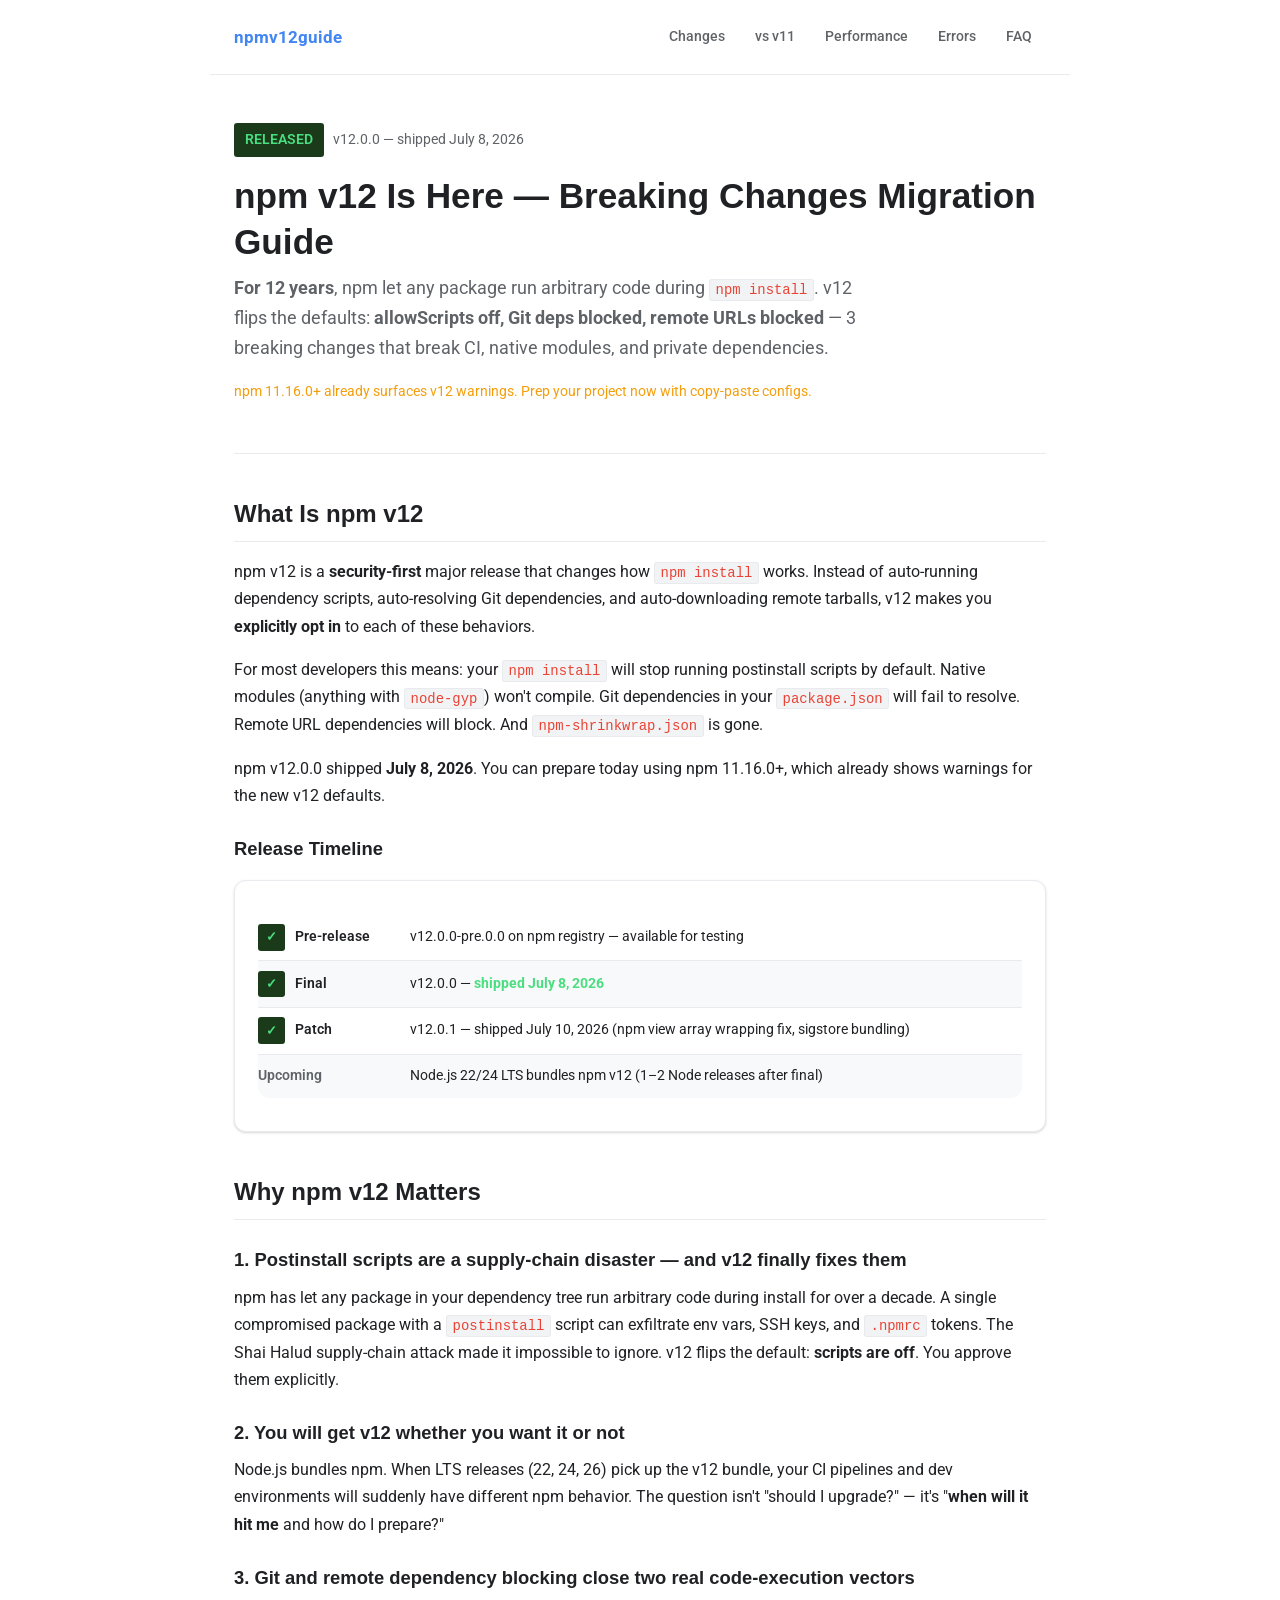
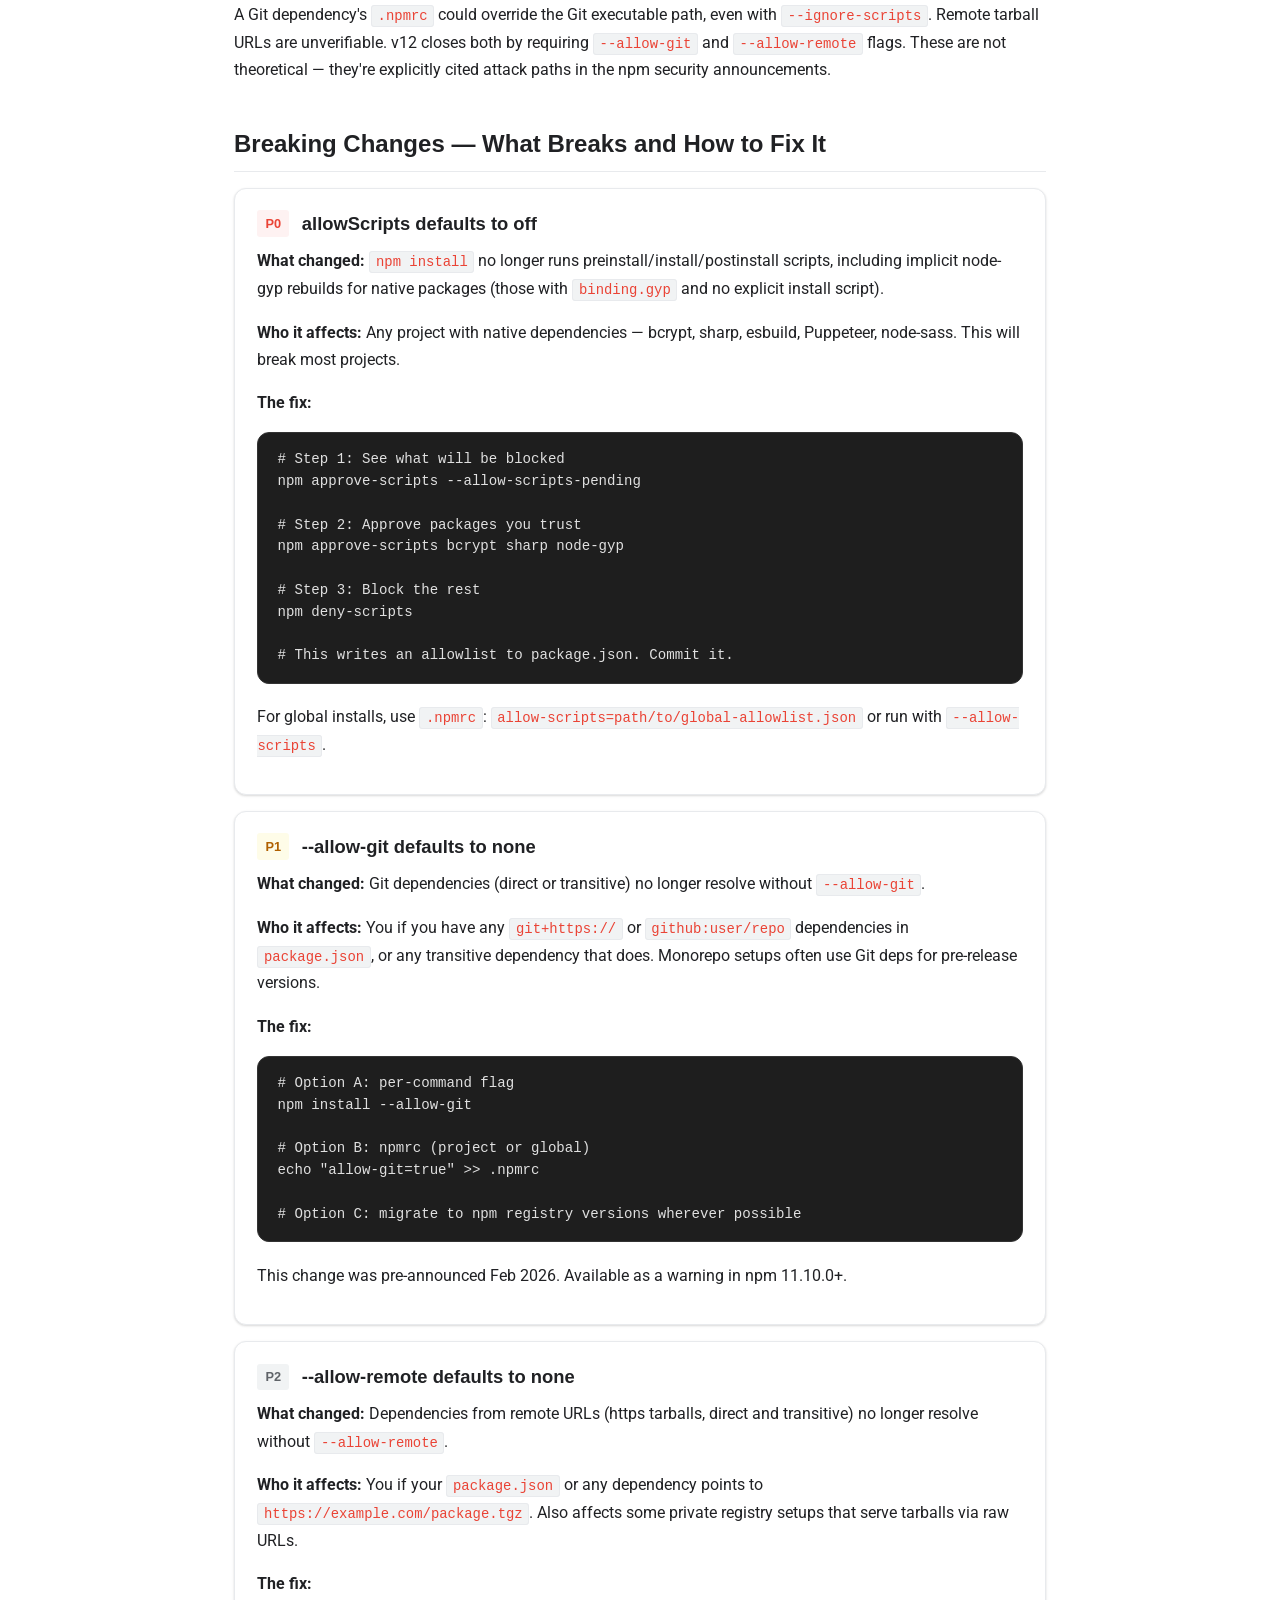
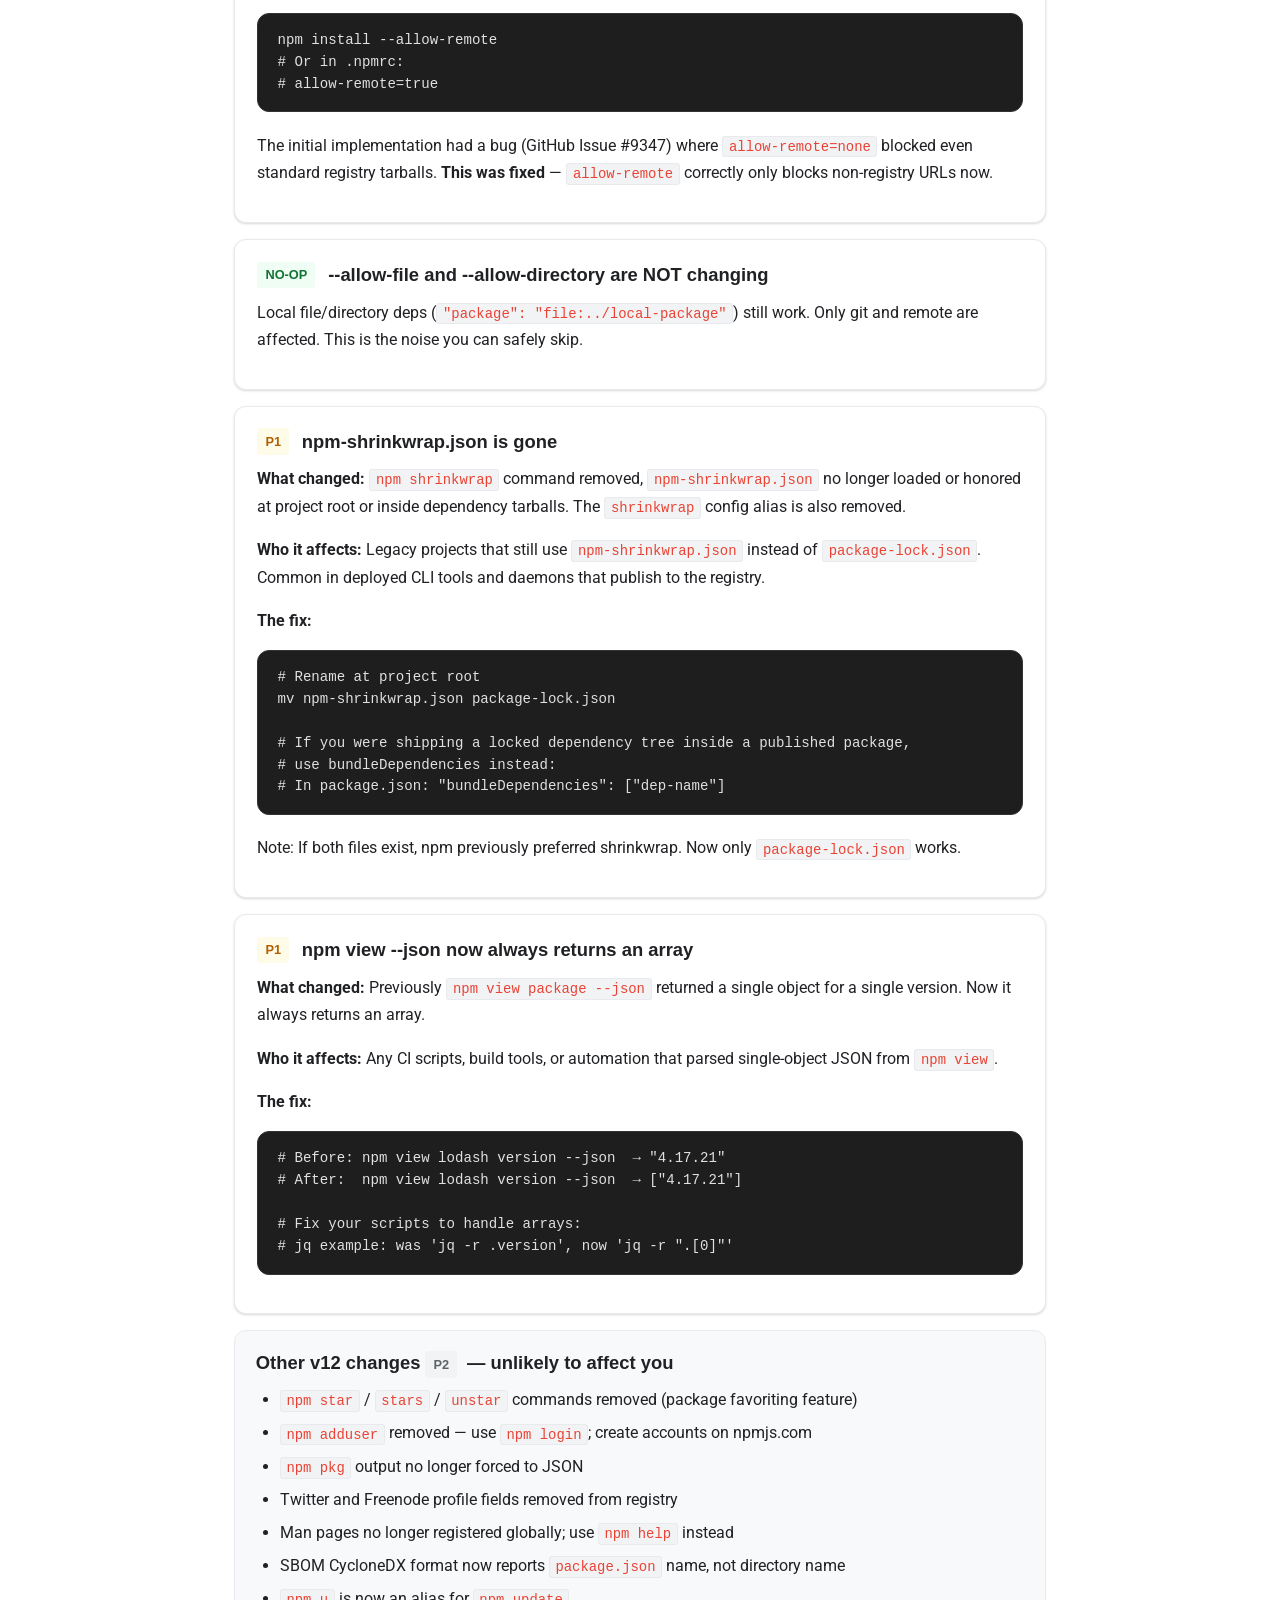
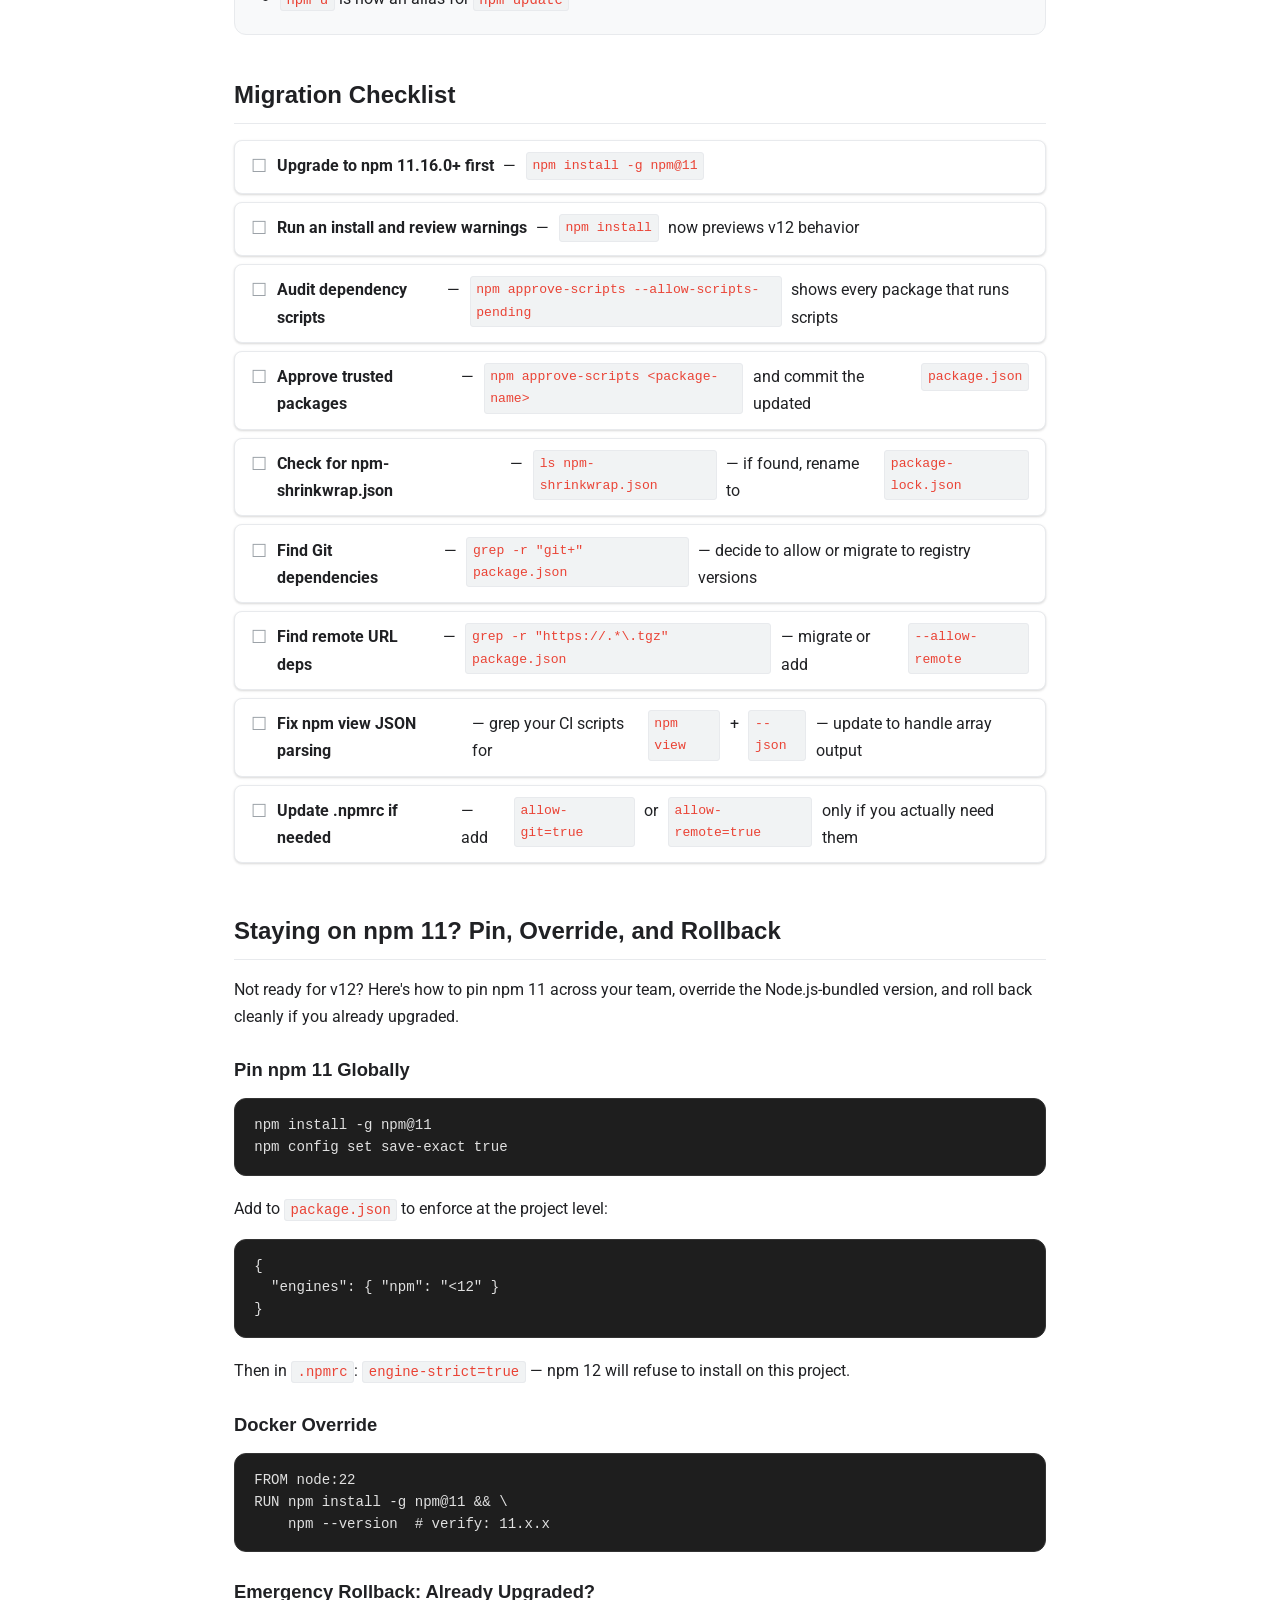
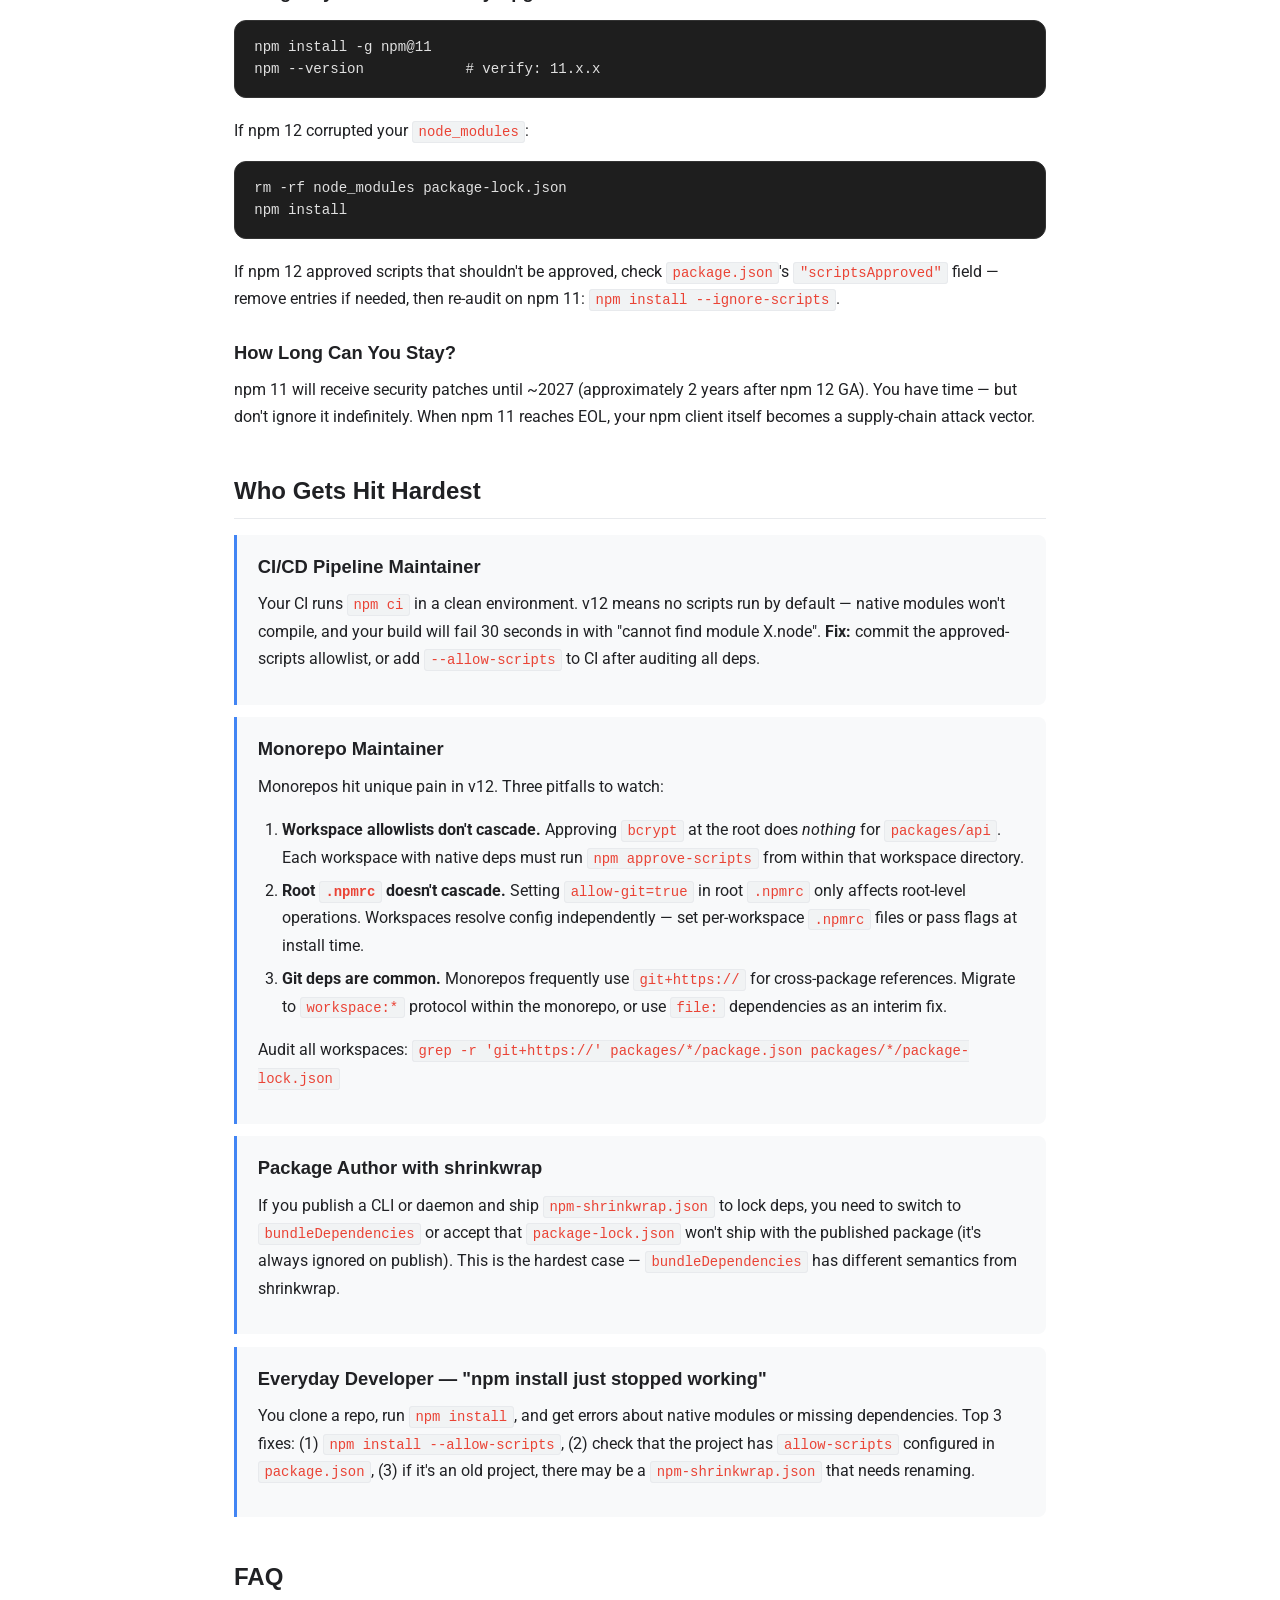
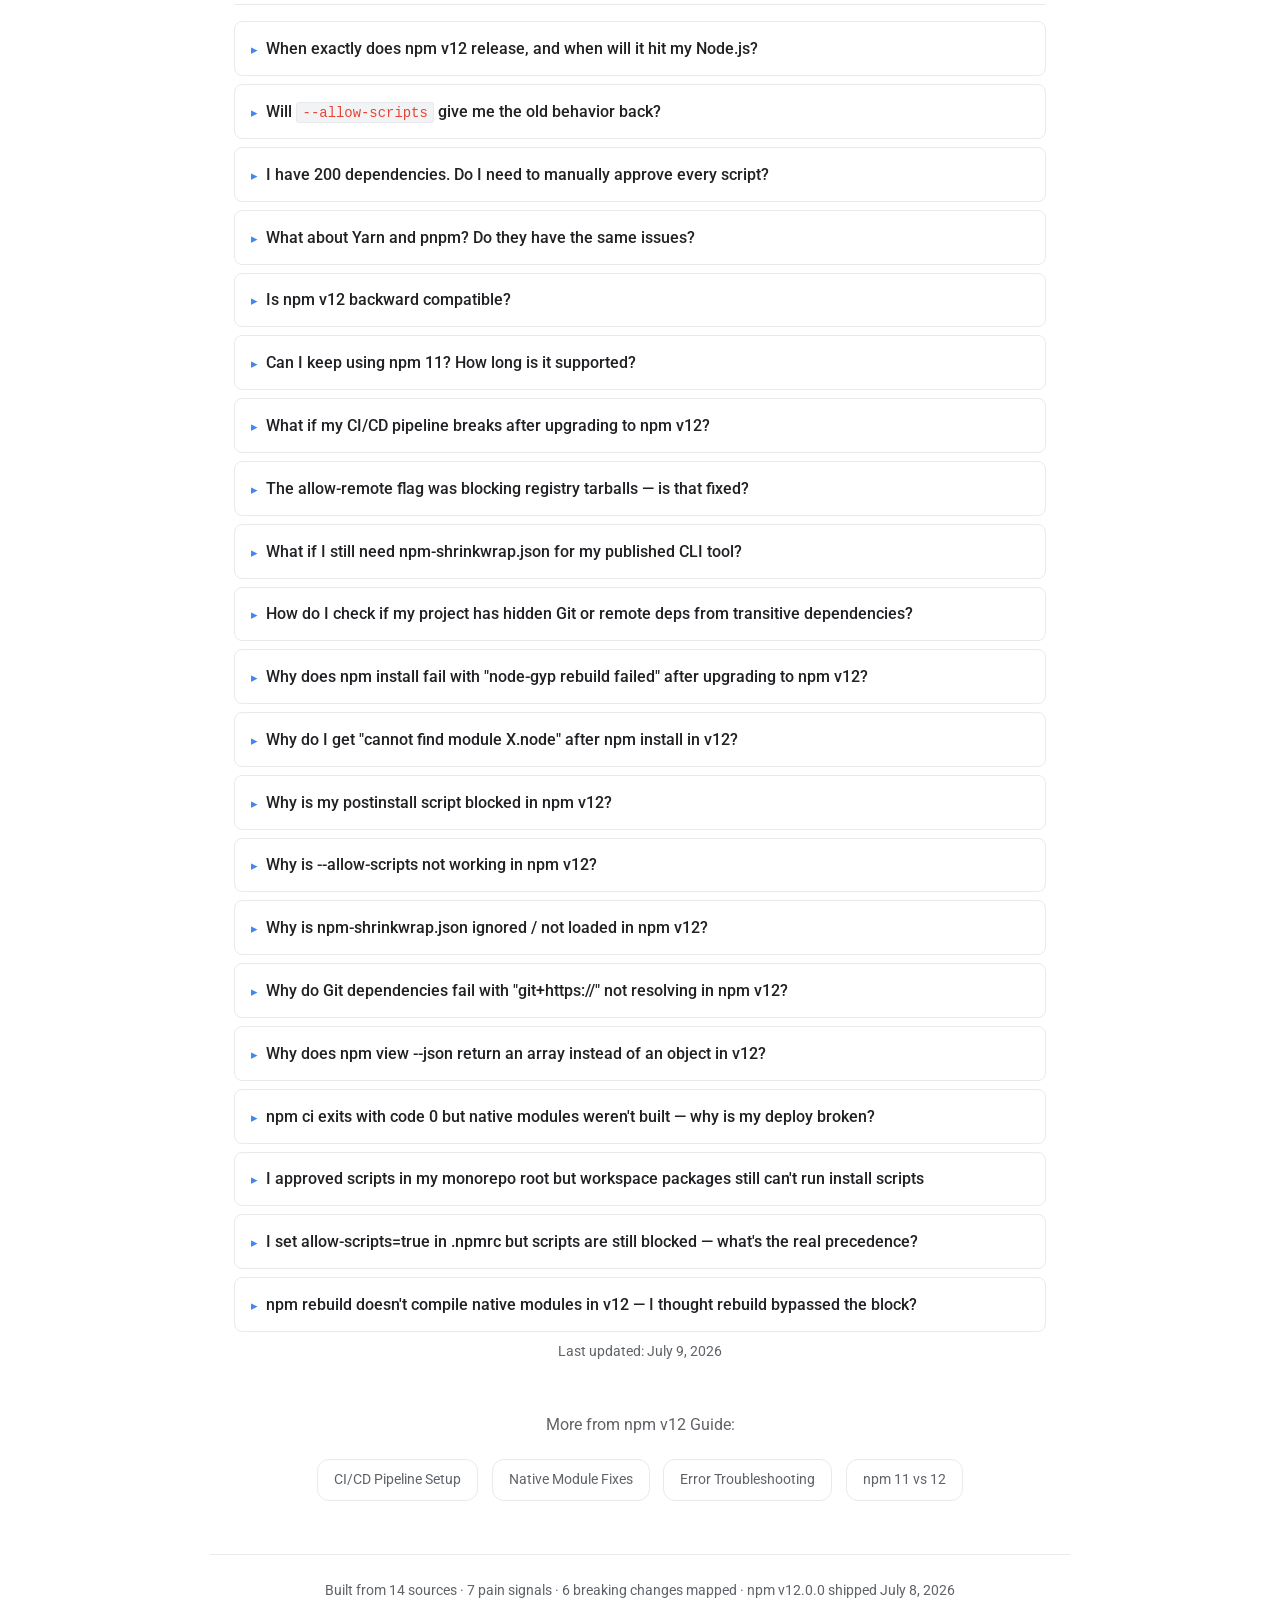
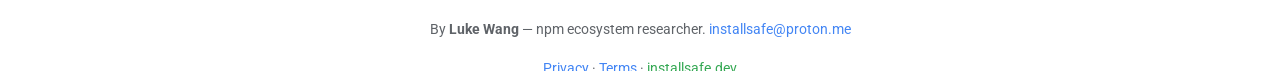
<file: index.html>
<!DOCTYPE html>
<html lang="en">
<head>
<meta charset="UTF-8">
<meta name="viewport" content="width=device-width, initial-scale=1.0">
<title>npm v12 Broke Your CI? Here's the Full Migration Guide</title>
<meta name="description" content="npm v12 blocks install scripts by default. CI passes green, native modules don't compile. Fix: --allow-scripts, approve-scripts, copy-paste CI configs.">
<meta property="og:title" content="npm v12 Broke Your CI? Here's the Full Migration Guide">
<meta property="og:description" content="npm v12 blocks install scripts by default. CI passes green, native modules don't compile. Fix: --allow-scripts, approve-scripts, copy-paste CI configs.">
<meta property="og:type" content="article">
<meta property="og:url" content="https://installsafe.dev/">
<meta property="og:site_name" content="npm v12 Guide">
<meta name="twitter:card" content="summary_large_image">
<meta name="twitter:title" content="npm v12 Broke Your CI? Here's the Full Migration Guide">
<meta property="og:image" content="https://installsafe.dev/assets/og-image.png">
<meta property="og:image:width" content="1200">
<meta property="og:image:height" content="630">
<meta name="twitter:image" content="https://installsafe.dev/assets/og-image.png">
<meta name="twitter:description" content="npm v12 blocks install scripts by default. CI passes green, native modules don't compile. Fix: --allow-scripts, approve-scripts, copy-paste CI configs.">
<link rel="canonical" href="https://installsafe.dev/">
<link rel="icon" type="image/svg+xml" href="/assets/favicon.svg">
<link rel="icon" type="image/png" sizes="48x48" href="/assets/favicon-48.png">
<link rel="icon" type="image/png" sizes="96x96" href="/assets/favicon-96.png">
<link rel="icon" type="image/x-icon" href="/favicon.ico">
<link rel="apple-touch-icon" sizes="180x180" href="/assets/apple-touch-icon.png">
<link rel="preconnect" href="https://fonts.googleapis.com">
<link href="https://fonts.googleapis.com/css2?family=Google+Sans:wght@400;500;700&family=Roboto:wght@300;400;500;700&family=Roboto+Mono:wght@400;500&display=swap" rel="stylesheet" media="print" onload="this.media='all'">
<noscript><link href="https://fonts.googleapis.com/css2?family=Google+Sans:wght@400;500;700&family=Roboto:wght@300;400;500;700&family=Roboto+Mono:wght@400;500&display=swap" rel="stylesheet"></noscript>
<link rel="stylesheet" href="/css/style.css?v=2">
</head>
<body>

<nav class="nav">
  <a href="/" class="nav-logo">npm<span style="color:var(--accent);">v12</span>guide</a>
  <div class="nav-links">
    <a href="/">Changes</a>
    <a href="/vs-npm-11/">vs v11</a>
    <a href="/performance/">Performance</a>
    <a href="/errors/">Errors</a>
    <a href="/#faq">FAQ</a>
  </div>
</nav>

<main>

<section class="hero">
  <div style="margin-bottom:16px;"><span class="priority-tag tag-p0" style="background:#1a3a1a;color:#4ade80;font-size:.9rem;padding:.3rem .7rem;">RELEASED</span> <span style="color:var(--text-muted);font-size:.85rem;">v12.0.0 — shipped July 8, 2026</span></div>
  <h1>npm v12 Is Here — Breaking Changes Migration Guide</h1>
  <p style="font-size:1.1rem;color:var(--text-muted);max-width:640px;">
    <strong>For 12 years</strong>, npm let any package run arbitrary code during <code>npm install</code>.
    v12 flips the defaults: <strong>allowScripts off, Git deps blocked, remote URLs blocked</strong> — 3 breaking changes that break CI, native modules, and private dependencies.
  </p>
  <p style="color:var(--warn);font-size:.9rem;">
    npm 11.16.0+ already surfaces v12 warnings. Prep your project now with copy-paste configs.
  </p>
</section>

<section id="what">
<h2>What Is npm v12</h2>
<p>
  npm v12 is a <strong>security-first</strong> major release that changes how <code>npm install</code> works.
  Instead of auto-running dependency scripts, auto-resolving Git dependencies, and auto-downloading remote tarballs,
  v12 makes you <strong>explicitly opt in</strong> to each of these behaviors.
</p>
<p>
  For most developers this means: your <code>npm install</code> will stop running postinstall scripts by default.
  Native modules (anything with <code>node-gyp</code>) won't compile.
  Git dependencies in your <code>package.json</code> will fail to resolve.
  Remote URL dependencies will block.
  And <code>npm-shrinkwrap.json</code> is gone.
</p>
<p>
  npm v12.0.0 shipped <strong>July 8, 2026</strong>.
  You can prepare today using npm 11.16.0+, which already shows warnings for the new v12 defaults.
</p>

<h3>Release Timeline</h3>
<div class="breaking-change" style="padding:1rem 1.4rem;">
  <table style="width:100%;border-collapse:collapse;">
    <tbody>
      <tr style="border-bottom:1px solid var(--gray-200);">
        <td style="padding:.6rem .8rem .6rem 0;font-weight:600;white-space:nowrap;"><span class="priority-tag tag-skip" style="margin-right:.4rem;background:#1a3a1a;color:#4ade80;">&#10003;</span> Pre-release</td>
        <td style="padding:.6rem 0;">v12.0.0-pre.0.0 on npm registry — available for testing</td>
      </tr>
      <tr style="border-bottom:1px solid var(--gray-200);">
        <td style="padding:.6rem .8rem .6rem 0;font-weight:600;white-space:nowrap;"><span class="priority-tag tag-skip" style="margin-right:.4rem;background:#1a3a1a;color:#4ade80;">&#10003;</span> Final</td>
        <td style="padding:.6rem 0;">v12.0.0 — <strong style="color:#4ade80;">shipped July 8, 2026</strong></td>
      </tr>
      <tr style="border-bottom:1px solid var(--gray-200);">
        <td style="padding:.6rem .8rem .6rem 0;font-weight:600;white-space:nowrap;"><span class="priority-tag tag-skip" style="margin-right:.4rem;background:#1a3a1a;color:#4ade80;">&#10003;</span> Patch</td>
        <td style="padding:.6rem 0;">v12.0.1 — shipped July 10, 2026 (npm view array wrapping fix, sigstore bundling)</td>
      </tr>
      <tr>
        <td style="padding:.6rem .8rem .6rem 0;font-weight:600;white-space:nowrap;"><span style="color:var(--text-muted);">Upcoming</span></td>
        <td style="padding:.6rem 0;">Node.js 22/24 LTS bundles npm v12 (1–2 Node releases after final)</td>
      </tr>
    </tbody>
  </table>
</div>
</section>

<section id="why">
<h2>Why npm v12 Matters</h2>

<h3>1. Postinstall scripts are a supply-chain disaster — and v12 finally fixes them</h3>
<p>
  npm has let any package in your dependency tree run arbitrary code during install for over a decade.
  A single compromised package with a <code>postinstall</code> script can exfiltrate env vars, SSH keys, and <code>.npmrc</code> tokens.
  The Shai Halud supply-chain attack made it impossible to ignore.
  v12 flips the default: <strong>scripts are off</strong>. You approve them explicitly.
</p>

<h3>2. You will get v12 whether you want it or not</h3>
<p>
  Node.js bundles npm. When LTS releases (22, 24, 26) pick up the v12 bundle, your CI pipelines and dev environments
  will suddenly have different npm behavior. The question isn't "should I upgrade?" — it's
  "<strong>when will it hit me</strong> and how do I prepare?"
</p>

<h3>3. Git and remote dependency blocking close two real code-execution vectors</h3>
<p>
  A Git dependency's <code>.npmrc</code> could override the Git executable path, even with <code>--ignore-scripts</code>.
  Remote tarball URLs are unverifiable. v12 closes both by requiring <code>--allow-git</code> and <code>--allow-remote</code> flags.
  These are not theoretical — they're explicitly cited attack paths in the npm security announcements.
</p>
</section>

<section id="breaking-changes">
<h2>Breaking Changes — What Breaks and How to Fix It</h2>

<div class="breaking-change">
  <h3><span class="priority-tag tag-p0">P0</span> allowScripts defaults to off</h3>
  <p><strong>What changed:</strong> <code>npm install</code> no longer runs preinstall/install/postinstall scripts, including implicit node-gyp rebuilds for native packages (those with <code>binding.gyp</code> and no explicit install script).</p>
  <p><strong>Who it affects:</strong> Any project with native dependencies — bcrypt, sharp, esbuild, Puppeteer, node-sass. This will break most projects.</p>
  <p><strong>The fix:</strong></p>
  <pre># Step 1: See what will be blocked
npm approve-scripts --allow-scripts-pending

# Step 2: Approve packages you trust
npm approve-scripts bcrypt sharp node-gyp

# Step 3: Block the rest
npm deny-scripts

# This writes an allowlist to package.json. Commit it.</pre>
  <p>For global installs, use <code>.npmrc</code>: <code>allow-scripts=path/to/global-allowlist.json</code> or run with <code>--allow-scripts</code>.</p>
</div>

<div class="breaking-change">
  <h3><span class="priority-tag tag-p1">P1</span> --allow-git defaults to none</h3>
  <p><strong>What changed:</strong> Git dependencies (direct or transitive) no longer resolve without <code>--allow-git</code>.</p>
  <p><strong>Who it affects:</strong> You if you have any <code>git+https://</code> or <code>github:user/repo</code> dependencies in <code>package.json</code>, or any transitive dependency that does. Monorepo setups often use Git deps for pre-release versions.</p>
  <p><strong>The fix:</strong></p>
  <pre># Option A: per-command flag
npm install --allow-git

# Option B: npmrc (project or global)
echo "allow-git=true" >> .npmrc

# Option C: migrate to npm registry versions wherever possible</pre>
  <p>This change was pre-announced Feb 2026. Available as a warning in npm 11.10.0+.</p>
</div>

<div class="breaking-change">
  <h3><span class="priority-tag tag-p2">P2</span> --allow-remote defaults to none</h3>
  <p><strong>What changed:</strong> Dependencies from remote URLs (https tarballs, direct and transitive) no longer resolve without <code>--allow-remote</code>.</p>
  <p><strong>Who it affects:</strong> You if your <code>package.json</code> or any dependency points to <code>https://example.com/package.tgz</code>. Also affects some private registry setups that serve tarballs via raw URLs.</p>
  <p><strong>The fix:</strong></p>
  <pre>npm install --allow-remote
# Or in .npmrc:
# allow-remote=true</pre>
  <p>The initial implementation had a bug (GitHub Issue #9347) where <code>allow-remote=none</code> blocked even standard registry tarballs. <strong>This was fixed</strong> — <code>allow-remote</code> correctly only blocks non-registry URLs now.</p>
</div>

<div class="breaking-change">
  <h3><span class="priority-tag tag-skip">NO-OP</span> --allow-file and --allow-directory are NOT changing</h3>
  <p>Local file/directory deps (<code>"package": "file:../local-package"</code>) still work. Only git and remote are affected. This is the noise you can safely skip.</p>
</div>

<div class="breaking-change">
  <h3><span class="priority-tag tag-p1">P1</span> npm-shrinkwrap.json is gone</h3>
  <p><strong>What changed:</strong> <code>npm shrinkwrap</code> command removed, <code>npm-shrinkwrap.json</code> no longer loaded or honored at project root or inside dependency tarballs. The <code>shrinkwrap</code> config alias is also removed.</p>
  <p><strong>Who it affects:</strong> Legacy projects that still use <code>npm-shrinkwrap.json</code> instead of <code>package-lock.json</code>. Common in deployed CLI tools and daemons that publish to the registry.</p>
  <p><strong>The fix:</strong></p>
  <pre># Rename at project root
mv npm-shrinkwrap.json package-lock.json

# If you were shipping a locked dependency tree inside a published package,
# use bundleDependencies instead:
# In package.json: "bundleDependencies": ["dep-name"]</pre>
  <p>Note: If both files exist, npm previously preferred shrinkwrap. Now only <code>package-lock.json</code> works.</p>
</div>

<div class="breaking-change">
  <h3><span class="priority-tag tag-p1">P1</span> npm view --json now always returns an array</h3>
  <p><strong>What changed:</strong> Previously <code>npm view package --json</code> returned a single object for a single version. Now it always returns an array.</p>
  <p><strong>Who it affects:</strong> Any CI scripts, build tools, or automation that parsed single-object JSON from <code>npm view</code>.</p>
  <p><strong>The fix:</strong></p>
  <pre># Before: npm view lodash version --json  → "4.17.21"
# After:  npm view lodash version --json  → ["4.17.21"]

# Fix your scripts to handle arrays:
# jq example: was 'jq -r .version', now 'jq -r ".[0]"'</pre>
</div>

<div class="other-changes">
  <h3 style="margin-top:0;">Other v12 changes <span class="priority-tag tag-p2">P2</span> — unlikely to affect you</h3>
  <ul>
    <li><code>npm star</code> / <code>stars</code> / <code>unstar</code> commands removed (package favoriting feature)</li>
    <li><code>npm adduser</code> removed — use <code>npm login</code>; create accounts on npmjs.com</li>
    <li><code>npm pkg</code> output no longer forced to JSON</li>
    <li>Twitter and Freenode profile fields removed from registry</li>
    <li>Man pages no longer registered globally; use <code>npm help</code> instead</li>
    <li>SBOM CycloneDX format now reports <code>package.json</code> name, not directory name</li>
    <li><code>npm u</code> is now an alias for <code>npm update</code></li>
  </ul>
</div>
</section>

<section id="checklist">
<h2>Migration Checklist</h2>
<ol class="checklist">
  <li><strong>Upgrade to npm 11.16.0+ first</strong> — <code>npm install -g npm@11</code></li>
  <li><strong>Run an install and review warnings</strong> — <code>npm install</code> now previews v12 behavior</li>
  <li><strong>Audit dependency scripts</strong> — <code>npm approve-scripts --allow-scripts-pending</code> shows every package that runs scripts</li>
  <li><strong>Approve trusted packages</strong> — <code>npm approve-scripts &lt;package-name&gt;</code> and commit the updated <code>package.json</code></li>
  <li><strong>Check for npm-shrinkwrap.json</strong> — <code>ls npm-shrinkwrap.json</code> — if found, rename to <code>package-lock.json</code></li>
  <li><strong>Find Git dependencies</strong> — <code>grep -r "git+" package.json</code> — decide to allow or migrate to registry versions</li>
  <li><strong>Find remote URL deps</strong> — <code>grep -r "https://.*\.tgz" package.json</code> — migrate or add <code>--allow-remote</code></li>
  <li><strong>Fix npm view JSON parsing</strong> — grep your CI scripts for <code>npm view</code> + <code>--json</code> — update to handle array output</li>
  <li><strong>Update .npmrc if needed</strong> — add <code>allow-git=true</code> or <code>allow-remote=true</code> only if you actually need them</li>
</ol>

<section id="rollback" style="margin-top:3rem;">
<h2>Staying on npm 11? Pin, Override, and Rollback</h2>

<p>Not ready for v12? Here's how to pin npm 11 across your team, override the Node.js-bundled version, and roll back cleanly if you already upgraded.</p>

<h3>Pin npm 11 Globally</h3>
<pre>npm install -g npm@11
npm config set save-exact true</pre>
<p>Add to <code>package.json</code> to enforce at the project level:</p>
<pre>{
  "engines": { "npm": "&lt;12" }
}</pre>
<p>Then in <code>.npmrc</code>: <code>engine-strict=true</code> — npm 12 will refuse to install on this project.</p>

<h3>Docker Override</h3>
<pre>FROM node:22
RUN npm install -g npm@11 &amp;&amp; \
    npm --version  # verify: 11.x.x</pre>

<h3>Emergency Rollback: Already Upgraded?</h3>
<pre>npm install -g npm@11
npm --version            # verify: 11.x.x</pre>
<p>If npm 12 corrupted your <code>node_modules</code>:</p>
<pre>rm -rf node_modules package-lock.json
npm install</pre>
<p>If npm 12 approved scripts that shouldn't be approved, check <code>package.json</code>'s <code>"scriptsApproved"</code> field — remove entries if needed, then re-audit on npm 11: <code>npm install --ignore-scripts</code>.</p>

<h3>How Long Can You Stay?</h3>
<p>npm 11 will receive security patches until ~2027 (approximately 2 years after npm 12 GA). You have time — but don't ignore it indefinitely. When npm 11 reaches EOL, your npm client itself becomes a supply-chain attack vector.</p>
</section>
</section>

<section id="use-cases">
<h2>Who Gets Hit Hardest</h2>

<div class="use-case">
  <h3>CI/CD Pipeline Maintainer</h3>
  <p>Your CI runs <code>npm ci</code> in a clean environment. v12 means no scripts run by default — native modules won't compile, and your build will fail 30 seconds in with "cannot find module X.node". <strong>Fix:</strong> commit the approved-scripts allowlist, or add <code>--allow-scripts</code> to CI after auditing all deps.</p>
</div>

<div class="use-case">
  <h3>Monorepo Maintainer</h3>
  <p>Monorepos hit unique pain in v12. Three pitfalls to watch:</p>
  <ol>
    <li><strong>Workspace allowlists don't cascade.</strong> Approving <code>bcrypt</code> at the root does <em>nothing</em> for <code>packages/api</code>. Each workspace with native deps must run <code>npm approve-scripts</code> from within that workspace directory.</li>
    <li><strong>Root <code>.npmrc</code> doesn't cascade.</strong> Setting <code>allow-git=true</code> in root <code>.npmrc</code> only affects root-level operations. Workspaces resolve config independently — set per-workspace <code>.npmrc</code> files or pass flags at install time.</li>
    <li><strong>Git deps are common.</strong> Monorepos frequently use <code>git+https://</code> for cross-package references. Migrate to <code>workspace:*</code> protocol within the monorepo, or use <code>file:</code> dependencies as an interim fix.</li>
  </ol>
  <p>Audit all workspaces: <code>grep -r 'git+https://' packages/*/package.json packages/*/package-lock.json</code></p>
</div>

<div class="use-case">
  <h3>Package Author with shrinkwrap</h3>
  <p>If you publish a CLI or daemon and ship <code>npm-shrinkwrap.json</code> to lock deps, you need to switch to <code>bundleDependencies</code> or accept that <code>package-lock.json</code> won't ship with the published package (it's always ignored on publish). This is the hardest case — <code>bundleDependencies</code> has different semantics from shrinkwrap.</p>
</div>

<div class="use-case">
  <h3>Everyday Developer — "npm install just stopped working"</h3>
  <p>You clone a repo, run <code>npm install</code>, and get errors about native modules or missing dependencies. Top 3 fixes: (1) <code>npm install --allow-scripts</code>, (2) check that the project has <code>allow-scripts</code> configured in <code>package.json</code>, (3) if it's an old project, there may be a <code>npm-shrinkwrap.json</code> that needs renaming.</p>
</div>
</section>

<section id="faq">
<h2>FAQ</h2>

<details>
  <summary>When exactly does npm v12 release, and when will it hit my Node.js?</summary>
  <div class="faq-answer"><p>npm v12.0.0 shipped July 8, 2026. No confirmed date for Node.js bundling — current LTS lines (22, 24, 26) still ship npm 11.x. Historically, new npm majors take 2–4 Node releases to land in Node.js bundles.</p></div>
</details>

<details>
  <summary>Will <code>--allow-scripts</code> give me the old behavior back?</summary>
  <div class="faq-answer"><p>Yes. Adding <code>allow-scripts=all</code> to <code>.npmrc</code> restores the pre-v12 behavior. But the point is to move to an explicit allowlist approach. <code>npm approve-scripts</code> per package is the intended workflow — it's more secure and transparent.</p></div>
</details>

<details>
  <summary>I have 200 dependencies. Do I need to manually approve every script?</summary>
  <div class="faq-answer"><p>No. Most packages don't have lifecycle scripts. Run <code>npm approve-scripts --allow-scripts-pending</code> to see the actual list — likely 3–8 packages. Approve the ones you trust (sharp, esbuild, node-gyp itself) and deny the rest.</p></div>
</details>

<details>
  <summary>What about Yarn and pnpm? Do they have the same issues?</summary>
  <div class="faq-answer"><p>pnpm already supports per-package script allowlisting (via <code>pnpm.onlyBuiltDependencies</code>). Yarn 4+ has similar supply-chain protections. Both have had these controls for longer than npm. If you're already on pnpm/Yarn, you may not feel this pain at all.</p></div>
</details>

<details>
  <summary>Is npm v12 backward compatible?</summary>
  <div class="faq-answer"><p>No. npm v12 is a major version with intentional breaking changes. Scripts disabled by default, Git deps blocked, remote URLs blocked, <code>npm-shrinkwrap.json</code> removed, and <code>npm view --json</code> returning arrays instead of objects. Projects that worked with npm 11 may fail to install, build, or deploy under v12 without configuration changes. The migration checklist above covers all known breaking changes.</p></div>
</details>

<details>
  <summary>Can I keep using npm 11? How long is it supported?</summary>
  <div class="faq-answer"><p>Yes, for now. <code>npm install -g npm@11</code> keeps you on v11. But this is temporary — once Node.js LTS (22, 24, 26) bundles npm v12, staying on v11 means manually pinning npm in every environment (CI, Docker, dev machines). npm 11 will receive security patches for a limited time after v12 ships, but npm doesn't publish an LTS calendar. <strong>Plan to migrate within 1-2 months of the Node.js bundle, not the npm v12 release date.</strong></p></div>
</details>

<details>
  <summary>What if my CI/CD pipeline breaks after upgrading to npm v12?</summary>
  <div class="faq-answer"><p>Three most common failures: (1) Native modules won't compile because scripts are blocked — run <code>npm approve-scripts</code> and commit the allowlist. (2) Git dependencies won't resolve — add <code>--allow-git</code> or migrate to registry versions. (3) <code>npm ci</code> exits cleanly but <code>node_modules</code> is missing compiled binaries — add a smoke test after install. <strong>Critical:</strong> don't rely on exit codes alone. npm v12's <code>npm ci</code> can pass while your app is broken. See the <a href="/ci-cd/">CI/CD guide</a> for full pipeline fixes.</p></div>
</details>

<details>
  <summary>The allow-remote flag was blocking registry tarballs — is that fixed?</summary>
  <div class="faq-answer"><p>Yes. GitHub Issue #9347 tracked a bug where <code>allow-remote=none</code> blocked even standard npm registry downloads. Fixed in npm 11.15.0+. The flag correctly only blocks non-registry URLs now.</p></div>
</details>

<details>
  <summary>What if I still need npm-shrinkwrap.json for my published CLI tool?</summary>
  <div class="faq-answer"><p>Switch to <code>bundleDependencies</code>. Add <code>"bundleDependencies": ["dep-a", "dep-b"]</code> to <code>package.json</code>. When published, those deps are bundled in the tarball and installed from the local copy. Different semantics from shrinkwrap but solves the same problem.</p></div>
</details>

<details>
  <summary>How do I check if my project has hidden Git or remote deps from transitive dependencies?</summary>
  <div class="faq-answer"><p>Run <code>npm ls --all | grep -E "(git\+|https://.*\.tgz)"</code> while on npm 11.16.0+. Warnings will flag any transitive Git or remote deps. You can also audit your lockfile: <code>grep -r "git+" package-lock.json</code>.</p></div>
</details>

<details>
  <summary>Why does npm install fail with "node-gyp rebuild failed" after upgrading to npm v12?</summary>
  <div class="faq-answer"><p>npm v12 disables all lifecycle scripts by default — including the implicit <code>node-gyp rebuild</code> that compiles native addons. When a package has a <code>binding.gyp</code> file, npm used to auto-run node-gyp. Now it's blocked. Fix: run <code>npm approve-scripts --allow-scripts-pending</code> to see which packages need native compilation, then <code>npm approve-scripts &lt;package-name&gt;</code> for each one you trust (e.g., bcrypt, sharp, node-gyp itself). Or add <code>--allow-scripts</code> as a quick workaround during migration.</p></div>
</details>

<details>
  <summary>Why do I get "cannot find module X.node" after npm install in v12?</summary>
  <div class="faq-answer"><p>This error means a native addon failed to compile because its install script was blocked. The <code>.node</code> binary is produced by <code>node-gyp rebuild</code> which no longer runs by default. Check <code>npm approve-scripts --allow-scripts-pending</code> — the package with the missing <code>.node</code> file (e.g., <code>node-sass</code>, <code>bcrypt</code>) needs script approval. Once approved, re-run <code>npm install</code> and the native binary will be built.</p></div>
</details>

<details>
  <summary>Why is my postinstall script blocked in npm v12?</summary>
  <div class="faq-answer"><p>npm v12 flips the default: <strong>all</strong> lifecycle scripts (preinstall, install, postinstall) are blocked by default. This is the intended security behavior — npm won't run arbitrary code from dependencies without your explicit approval. To approve specific packages, use <code>npm approve-scripts &lt;name&gt;</code>. The approved list is stored in your <code>package.json</code> under <code>"scripts"</code>. Commit this file so your team and CI share the same allowlist.</p></div>
</details>

<details>
  <summary>Why is --allow-scripts not working in npm v12?</summary>
  <div class="faq-answer"><p>If <code>npm install --allow-scripts</code> doesn't seem to work, check two things: (1) You're running npm >= 11.11.0 — the <code>--allow-scripts</code> flag was added in that version and may behave differently in early releases. (2) In npm v12, <code>--allow-scripts</code> only enables the top-level install scripts, not transitive dependency scripts — you still need per-package approval for deep dependencies. Use <code>npm approve-scripts --allow-scripts-pending</code> to see the full list.</p></div>
</details>

<details>
  <summary>Why is npm-shrinkwrap.json ignored / not loaded in npm v12?</summary>
  <div class="faq-answer"><p><code>npm-shrinkwrap.json</code> is fully removed in v12 — the file is no longer read, loaded, or honored, even if it exists at the project root or inside published tarballs. Rename it to <code>package-lock.json</code>: <code>mv npm-shrinkwrap.json package-lock.json</code>. If you were shipping shrinkwrap inside a published package to lock dependency trees, switch to <code>bundleDependencies</code> in <code>package.json</code> instead.</p></div>
</details>

<details>
  <summary>Why do Git dependencies fail with "git+https://" not resolving in npm v12?</summary>
  <div class="faq-answer"><p>npm v12 blocks all Git-based dependencies (<code>git+https://</code>, <code>github:user/repo</code>) by default. You'll see errors like <code>npm ERR! Git dependency not allowed</code> or the install simply skips them. Fix: either add <code>--allow-git</code> to your <code>npm install</code> command, set <code>allow-git=true</code> in <code>.npmrc</code>, or (preferred) migrate Git dependencies to registry-published versions. Check your tree with <code>grep -r "git+" package.json package-lock.json</code>.</p></div>
</details>

<details>
  <summary>Why does npm view --json return an array instead of an object in v12?</summary>
  <div class="faq-answer"><p>npm v12 changed <code>npm view --json</code> output to always return an array, even for single-version queries. Scripts that parsed the old single-object format will break — e.g., <code>jq -r '.version'</code> needs to become <code>jq -r '.[0].version'</code>. Search your CI scripts and Makefiles for <code>npm view</code> combined with <code>--json</code> and update the JSON parsing accordingly.</p></div>
</details>

<details>
  <summary>npm ci exits with code 0 but native modules weren't built — why is my deploy broken?</summary>
  <div class="faq-answer"><p>This is the most dangerous scenario in npm v12. <code>npm ci</code> doesn't fail when scripts are blocked — it just skips them and exits cleanly. Your CI passes, but <code>node_modules</code> is missing compiled <code>.node</code> binaries (bcrypt, sharp, etc.). The app crashes at runtime with "cannot find module X.node", not at build time. Fix: Always run <code>npm approve-scripts --allow-scripts-pending</code> in CI first, approve the required packages, and commit the allowlist. Add a smoke test after <code>npm ci</code> that actually requires the native module — don't rely on exit codes alone.</p></div>
</details>

<details>
  <summary>I approved scripts in my monorepo root but workspace packages still can't run install scripts</summary>
  <div class="faq-answer"><p>npm v12's <code>allow-scripts</code> approval is per-package and stored in each package's <code>package.json</code>. The root <code>package.json</code> allowlist doesn't propagate to workspace packages — each workspace with native deps needs its own <code>npm approve-scripts</code> run from within that workspace directory. For monorepos, the safest approach: set <code>allow-scripts=all</code> in the root <code>.npmrc</code> temporarily while you audit, then run <code>npm approve-scripts --allow-scripts-pending</code> in each workspace directory before committing individual allowlists.</p></div>
</details>

<details>
  <summary>I set allow-scripts=true in .npmrc but scripts are still blocked — what's the real precedence?</summary>
  <div class="faq-answer"><p>There's a critical distinction: <code>allow-scripts=true</code> in <code>.npmrc</code> <em>enables</em> script execution globally, but each package still needs to be in the <em>allowlist</em> stored in <code>package.json</code>. Think of it as a two-gate system: gate 1 is the global on/off switch (<code>.npmrc</code> / <code>--allow-scripts</code> flag / env var), gate 2 is the per-package allowlist. Both must pass. If you want the old "everything runs" behavior, set <code>allow-scripts=all</code> (not <code>true</code>) in <code>.npmrc</code>. The precedence order for the global switch is: CLI flag > environment variable > .npmrc > default (off).</p></div>
</details>

<details>
  <summary>npm rebuild doesn't compile native modules in v12 — I thought rebuild bypassed the block?</summary>
  <div class="faq-answer"><p><code>npm rebuild</code> is also subject to script blocking in v12. If a package isn't in the allowlist, <code>npm rebuild &lt;package&gt;</code> will skip it silently. This breaks the classic troubleshooting workflow of "just run npm rebuild." Fix: approve the package first with <code>npm approve-scripts &lt;package&gt;</code>, then <code>npm rebuild &lt;package&gt;</code> will actually compile. Alternatively, <code>npm rebuild --allow-scripts</code> bypasses the block for the rebuild command only.</p></div>
</details>
</section>

<p style="color:var(--text-muted);font-size:0.85rem;text-align:center;">Last updated: July 9, 2026</p>
</main>

<section style="margin-top:3rem;text-align:center;">
  <p style="color:var(--text-muted);">More from npm v12 Guide:</p>
  <a href="/ci-cd/" class="back-link" style="margin:.3rem;">CI/CD Pipeline Setup</a>
  <a href="/native-modules/" class="back-link" style="margin:.3rem;">Native Module Fixes</a>
  <a href="/errors/" class="back-link" style="margin:.3rem;">Error Troubleshooting</a>
  <a href="/vs-npm-11/" class="back-link" style="margin:.3rem;">npm 11 vs 12</a>
</section>

<footer class="footer">
  <p>Built from 14 sources · 7 pain signals · 6 breaking changes mapped · npm v12.0.0 shipped July 8, 2026</p>
      <p style="margin-top:.5rem;">By <strong>Luke Wang</strong> — npm ecosystem researcher. <a href="mailto:installsafe@proton.me">installsafe@proton.me</a></p>
  <p style="margin-top:.5rem;">
    <a href="/privacy/">Privacy</a> &middot;
    <a href="/terms/">Terms</a> &middot;
    <a href="https://installsafe.dev" style="color:var(--ok);">installsafe.dev</a>
  </p>
</footer>

<script type="application/ld+json">
{
  "@context": "https://schema.org",
  "@type": "Article",
  "headline": "npm v12 Breaking Changes: Migration Guide for Your Project",
  "description": "npm v12 disables dependency scripts, drops shrinkwrap, and blocks Git deps by default. What breaks, how to fix, and what to skip — with migration checklist.",
  "image": "https://installsafe.dev/assets/og-image.svg",
  "url": "https://installsafe.dev/",
  "datePublished": "2026-06-10T00:00:00+00:00",
  "dateModified": "2026-07-08T00:00:00+00:00",
  "author": {"@type": "Organization", "name": "npmv12guide", "url": "https://installsafe.dev"},
  "isAccessibleForFree": true,
  "isPartOf": {"@type": "WebSite", "url": "https://installsafe.dev/", "name": "npm v12 Guide"},
  "sameAs": ["https://github.com/npm/cli"]
}
</script>

<script type="application/ld+json">
{
  "@context": "https://schema.org",
  "@type": "Organization",
  "name": "npm v12 Guide",
  "url": "https://installsafe.dev/",
  "description": "npm v12 breaking changes migration guide — dependency scripts, Git deps, shrinkwrap fixes",
  "sameAs": ["https://github.com/npm/cli"]
}
</script>
<script type="application/ld+json">
{
  "@context": "https://schema.org",
  "@type": "WebSite",
  "name": "npm v12 Guide",
  "url": "https://installsafe.dev",
  "description": "npm v12 migration guide: breaking changes, migration checklist, vs npm 11 comparison",
  "inLanguage": "en"
}
</script>

<script type="application/ld+json">
{
  "@context": "https://schema.org",
  "@type": "BreadcrumbList",
  "itemListElement": [
    {"@type": "ListItem", "position": 1, "name": "Home", "item": "https://installsafe.dev/"},
    {"@type": "ListItem", "position": 2, "name": "npm v12 Migration Guide", "item": "https://installsafe.dev/"}
  ]
}
</script>

<script type="application/ld+json">
{
  "@context": "https://schema.org",
  "@type": "HowTo",
  "name": "How to Migrate to npm v12",
  "description": "9-step checklist to prepare your project for npm v12 breaking changes before the final release.",
  "step": [
    {"@type": "HowToStep", "position": 1, "name": "Upgrade to npm 11.16.0+ first", "text": "npm install -g npm@11 — npm 11.16.0+ already shows v12 deprecation warnings so you can preview what's coming before upgrading."},
    {"@type": "HowToStep", "position": 2, "name": "Run an install and review warnings", "text": "npm install now previews v12 behavior. Warnings flag scripts, Git deps, and remote URLs that will be blocked."},
    {"@type": "HowToStep", "position": 3, "name": "Audit dependency scripts", "text": "npm approve-scripts --allow-scripts-pending shows every package that runs lifecycle scripts. Most projects have only 3-8 such packages, not hundreds."},
    {"@type": "HowToStep", "position": 4, "name": "Approve trusted packages", "text": "npm approve-scripts <package-name> for each trusted package (e.g., sharp, esbuild, node-gyp). Commit the updated package.json with the allowlist."},
    {"@type": "HowToStep", "position": 5, "name": "Check for npm-shrinkwrap.json", "text": "ls npm-shrinkwrap.json — if found, rename to package-lock.json. npm-shrinkwrap.json is fully removed in v12."},
    {"@type": "HowToStep", "position": 6, "name": "Find Git dependencies", "text": "grep -r git+ package.json — find any git+https:// or github:user/repo dependencies and decide to allow (--allow-git) or migrate to registry versions."},
    {"@type": "HowToStep", "position": 7, "name": "Find remote URL deps", "text": "grep -r https://.*\\.tgz package.json — find remote tarball URLs and migrate or add --allow-remote."},
    {"@type": "HowToStep", "position": 8, "name": "Fix npm view JSON parsing", "text": "grep your CI scripts for npm view combined with --json — npm v12 now returns arrays instead of objects. Update jq parsing from .version to .[0].version."},
    {"@type": "HowToStep", "position": 9, "name": "Update .npmrc if needed", "text": "Add allow-git=true or allow-remote=true to .npmrc only if you actually need those features after auditing. Commit the changes."}
  ]
}
</script>

<script type="application/ld+json">
{
  "@context": "https://schema.org",
  "@type": "FAQPage",
  "mainEntity": [
    {"@type": "Question", "name": "When exactly does npm v12 release, and when will it hit my Node.js?", "acceptedAnswer": {"@type": "Answer", "text": "npm v12.0.0 shipped July 8, 2026. No confirmed date for Node.js bundling — current LTS lines (22, 24, 26) still ship npm 11.x. Historically, new npm majors take 2–4 Node releases to land in Node.js bundles."}},
    {"@type": "Question", "name": "Will --allow-scripts give me the old behavior back?", "acceptedAnswer": {"@type": "Answer", "text": "Yes. Adding allow-scripts=all to .npmrc restores the pre-v12 behavior. But the point is to move to an explicit allowlist approach. npm approve-scripts per package is the intended workflow — it's more secure and transparent."}},
    {"@type": "Question", "name": "I have 200 dependencies. Do I need to manually approve every script?", "acceptedAnswer": {"@type": "Answer", "text": "No. Most packages don't have lifecycle scripts. Run npm approve-scripts --allow-scripts-pending to see the actual list — likely 3–8 packages. Approve the ones you trust (sharp, esbuild, node-gyp itself) and deny the rest."}},
    {"@type": "Question", "name": "What about Yarn and pnpm? Do they have the same issues?", "acceptedAnswer": {"@type": "Answer", "text": "pnpm already supports per-package script allowlisting (via pnpm.onlyBuiltDependencies). Yarn 4+ has similar supply-chain protections. Both have had these controls for longer than npm."}},
    {"@type": "Question", "name": "Is npm v12 backward compatible?", "acceptedAnswer": {"@type": "Answer", "text": "No. npm v12 is a major version with intentional breaking changes. Scripts disabled by default, Git deps blocked, remote URLs blocked, npm-shrinkwrap.json removed, and npm view --json returning arrays instead of objects. Projects that worked with npm 11 may fail under v12 without configuration changes."}},
    {"@type": "Question", "name": "Can I keep using npm 11? How long is it supported?", "acceptedAnswer": {"@type": "Answer", "text": "Yes, for now. npm install -g npm@11 keeps you on v11. But this is temporary — once Node.js LTS bundles npm v12, staying on v11 means manually pinning npm everywhere. Plan to migrate within 1-2 months of the Node.js bundle, not the npm v12 release date."}},
    {"@type": "Question", "name": "What if my CI/CD pipeline breaks after upgrading to npm v12?", "acceptedAnswer": {"@type": "Answer", "text": "Three most common failures: (1) Native modules won't compile — run npm approve-scripts and commit the allowlist. (2) Git dependencies won't resolve — add --allow-git or migrate. (3) npm ci exits cleanly but node_modules is missing compiled binaries — add a smoke test after install. Do not rely on exit codes alone."}},
    {"@type": "Question", "name": "The allow-remote flag was blocking registry tarballs — is that fixed?", "acceptedAnswer": {"@type": "Answer", "text": "Yes. GitHub Issue #9347 tracked a bug where allow-remote=none blocked even standard npm registry downloads. Fixed in npm 11.15.0+. The flag correctly only blocks non-registry URLs now."}},
    {"@type": "Question", "name": "What if I still need npm-shrinkwrap.json for my published CLI tool?", "acceptedAnswer": {"@type": "Answer", "text": "Switch to bundleDependencies. Add \"bundleDependencies\": [\"dep-a\", \"dep-b\"] to package.json. When published, those deps are bundled in the tarball and installed from the local copy."}},
    {"@type": "Question", "name": "How do I check if my project has hidden Git or remote deps from transitive dependencies?", "acceptedAnswer": {"@type": "Answer", "text": "Run npm ls --all | grep -E \"(git+|https://.*\\.tgz)\" while on npm 11.16.0+. Warnings will flag any transitive Git or remote deps. You can also audit your lockfile with grep -r \"git+\" package-lock.json to find them."}},
    {"@type": "Question", "name": "Why does npm install fail with node-gyp rebuild failed after upgrading to npm v12?", "acceptedAnswer": {"@type": "Answer", "text": "npm v12 disables all lifecycle scripts by default — including the implicit node-gyp rebuild that compiles native addons. Fix: run npm approve-scripts --allow-scripts-pending to see which packages need native compilation, then npm approve-scripts <package-name> for each one you trust. Or add --allow-scripts as a quick workaround during migration."}},
    {"@type": "Question", "name": "Why do I get cannot find module X.node after npm install in v12?", "acceptedAnswer": {"@type": "Answer", "text": "This means a native addon failed to compile because its install script was blocked. The .node binary is produced by node-gyp rebuild which no longer runs by default. Run npm approve-scripts --allow-scripts-pending to find the package that needs script approval, approve it, and re-run npm install."}},
    {"@type": "Question", "name": "Why is my postinstall script blocked in npm v12?", "acceptedAnswer": {"@type": "Answer", "text": "npm v12 blocks all lifecycle scripts (preinstall, install, postinstall) by default. This is intended security behavior. Use npm approve-scripts <name> to approve specific packages. The approved list is stored in package.json — commit it so your team and CI share the same allowlist."}},
    {"@type": "Question", "name": "Why is --allow-scripts not working in npm v12?", "acceptedAnswer": {"@type": "Answer", "text": "Two things to check: (1) You need npm >= 11.11.0 for the --allow-scripts flag. (2) In v12, --allow-scripts only enables top-level scripts, not transitive dependency scripts — use npm approve-scripts --allow-scripts-pending to see the full list."}},
    {"@type": "Question", "name": "Why is npm-shrinkwrap.json ignored / not loaded in npm v12?", "acceptedAnswer": {"@type": "Answer", "text": "npm-shrinkwrap.json is fully removed in v12 — the file is no longer read, even if it exists. Rename it to package-lock.json. If you were shipping shrinkwrap inside a published package, switch to bundleDependencies in package.json instead."}},
    {"@type": "Question", "name": "Why do Git dependencies fail with git+https:// not resolving in npm v12?", "acceptedAnswer": {"@type": "Answer", "text": "npm v12 blocks all Git-based dependencies by default. Fix: add --allow-git to npm install, set allow-git=true in .npmrc, or (preferred) migrate Git deps to registry-published versions. Check your tree with grep -r git+ package.json."}},
    {"@type": "Question", "name": "Why does npm view --json return an array instead of an object in v12?", "acceptedAnswer": {"@type": "Answer", "text": "npm v12 changed npm view --json to always return an array, even for single-version queries. Scripts parsing the old single-object format will break — jq -r .version needs to become jq -r .[0].version. Search CI scripts for npm view combined with --json and update JSON parsing accordingly."}},
    {"@type": "Question", "name": "npm ci exits with code 0 but native modules were not built — why is my deploy broken?", "acceptedAnswer": {"@type": "Answer", "text": "npm ci does not fail when scripts are blocked — it skips them and exits cleanly. Your CI passes but node_modules is missing compiled .node binaries. Always run npm approve-scripts in CI first and commit the allowlist. Add a smoke test after npm ci that requires the native module — do not rely on exit codes alone."}},
    {"@type": "Question", "name": "I approved scripts in my monorepo root but workspace packages still cannot run install scripts", "acceptedAnswer": {"@type": "Answer", "text": "npm v12 allow-scripts approval is per-package. The root allowlist does not propagate to workspaces — each workspace with native deps needs its own npm approve-scripts run from within that workspace directory. Run npm approve-scripts --allow-scripts-pending in each workspace before committing individual allowlists."}},
    {"@type": "Question", "name": "I set allow-scripts=true in .npmrc but scripts are still blocked — what is the real precedence?", "acceptedAnswer": {"@type": "Answer", "text": "There is a two-gate system: gate 1 is the global on/off switch (.npmrc / --allow-scripts flag / env var), gate 2 is the per-package allowlist in package.json. Both must pass. For old behavior use allow-scripts=all. Precedence: CLI flag > env var > .npmrc > default (off)."}},
    {"@type": "Question", "name": "npm rebuild does not compile native modules in v12 — I thought rebuild bypassed the block?", "acceptedAnswer": {"@type": "Answer", "text": "npm rebuild is also subject to script blocking in v12. If a package is not in the allowlist, npm rebuild will skip it silently. Approve the package first with npm approve-scripts, then npm rebuild will compile. Or use npm rebuild --allow-scripts to bypass the block."}}
  ]
}
</script>

</body>
</html>
</file>
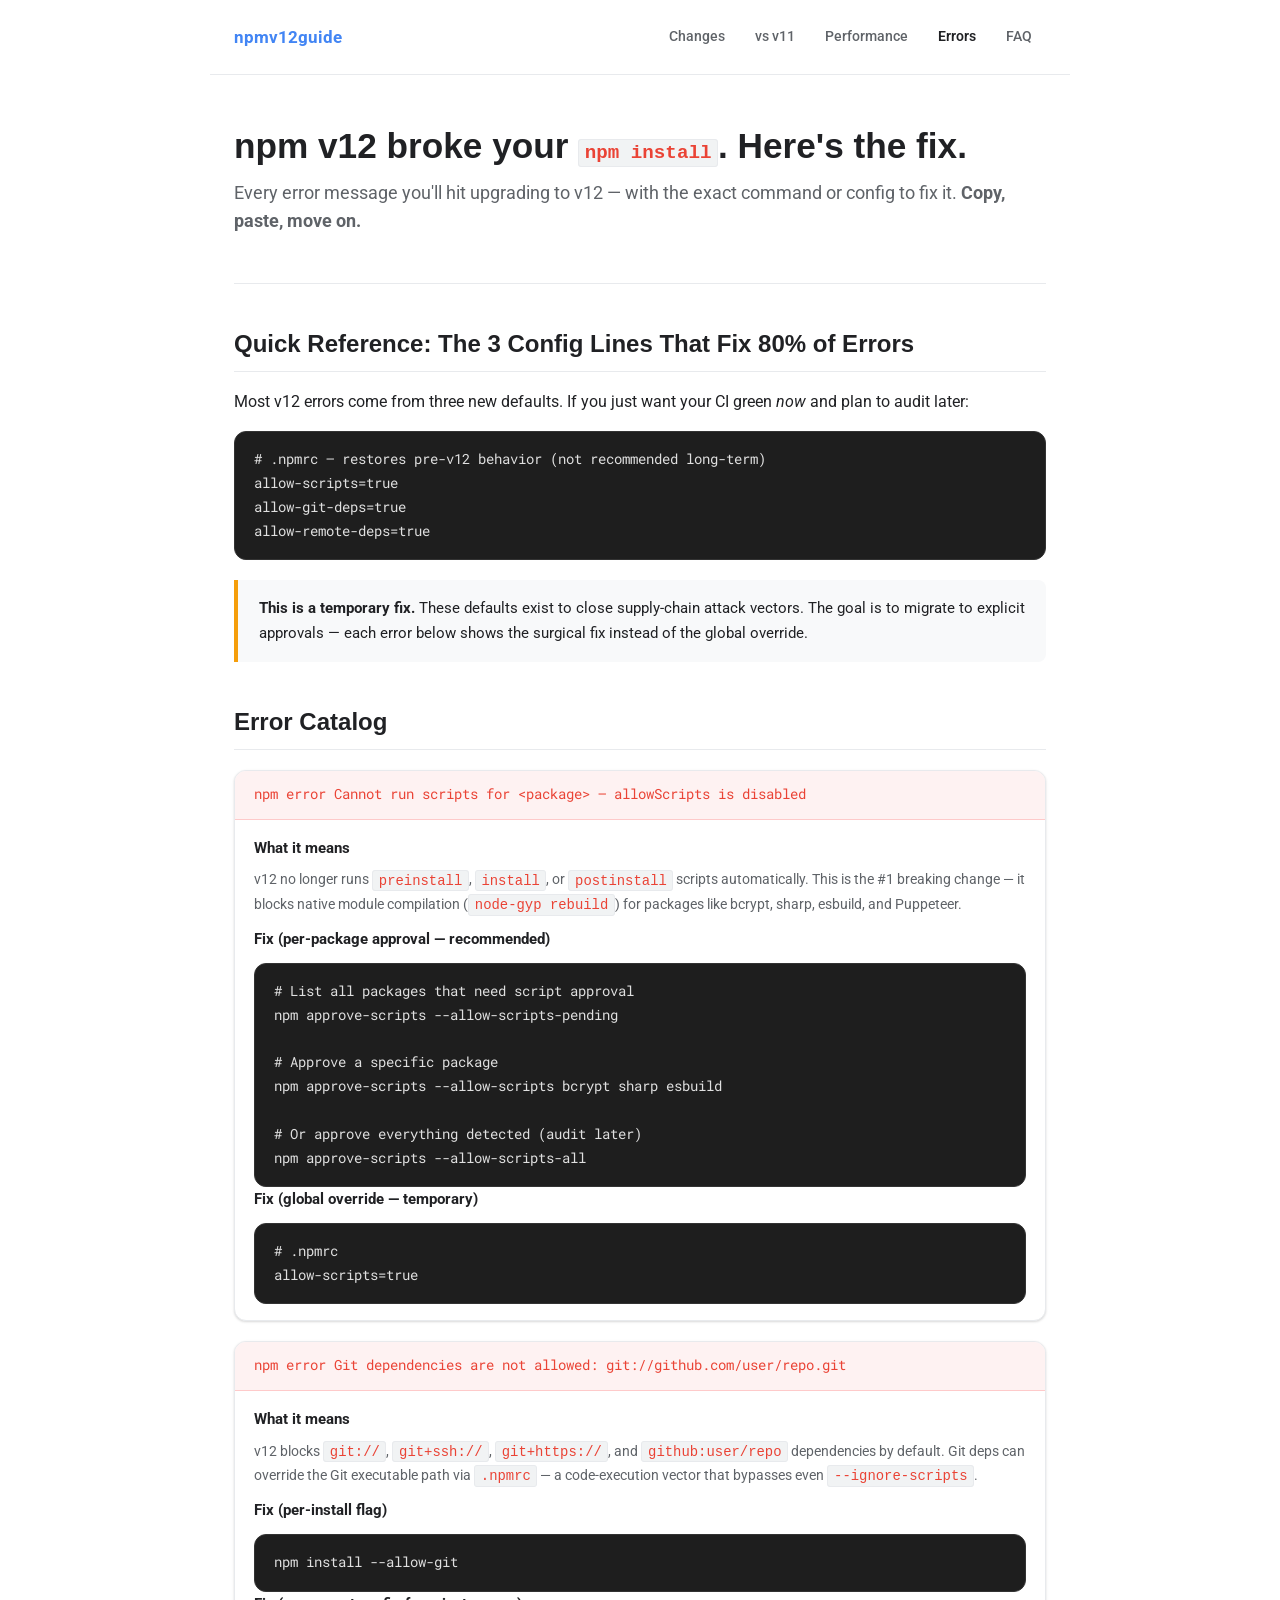
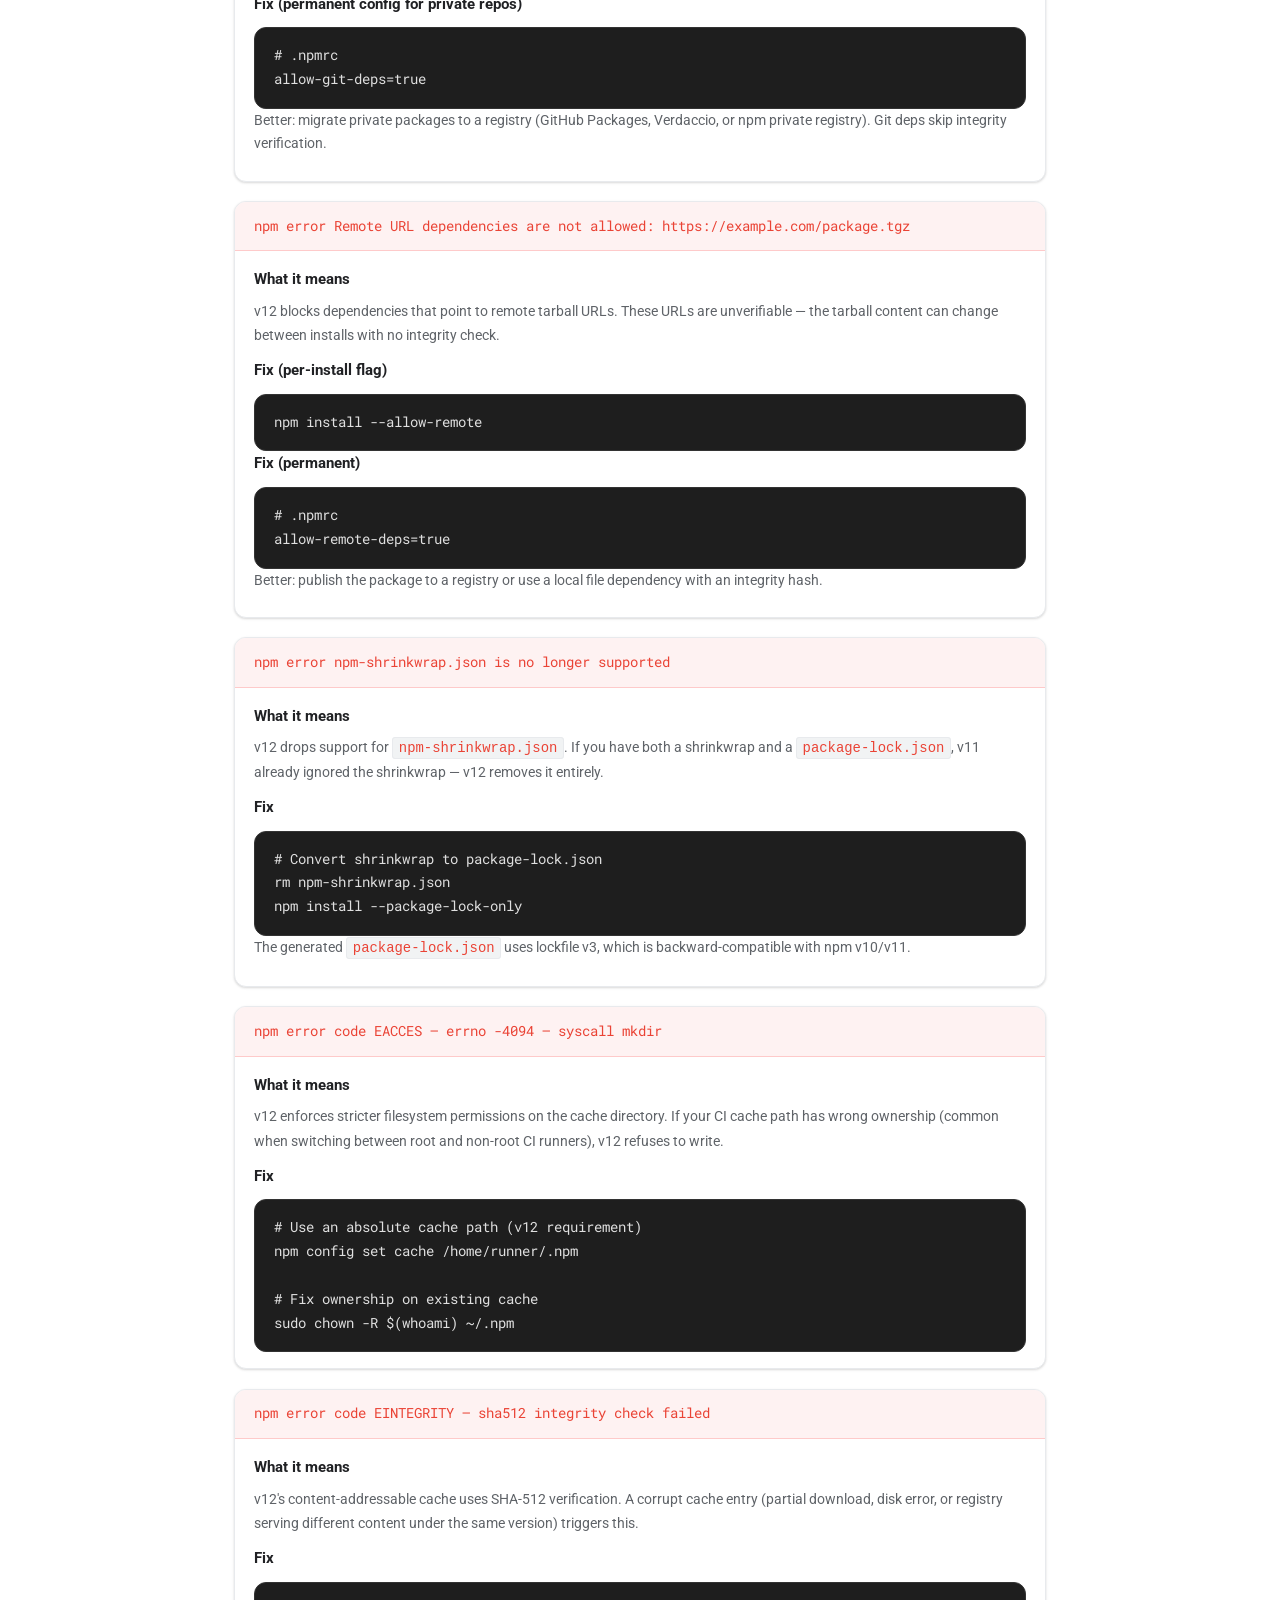
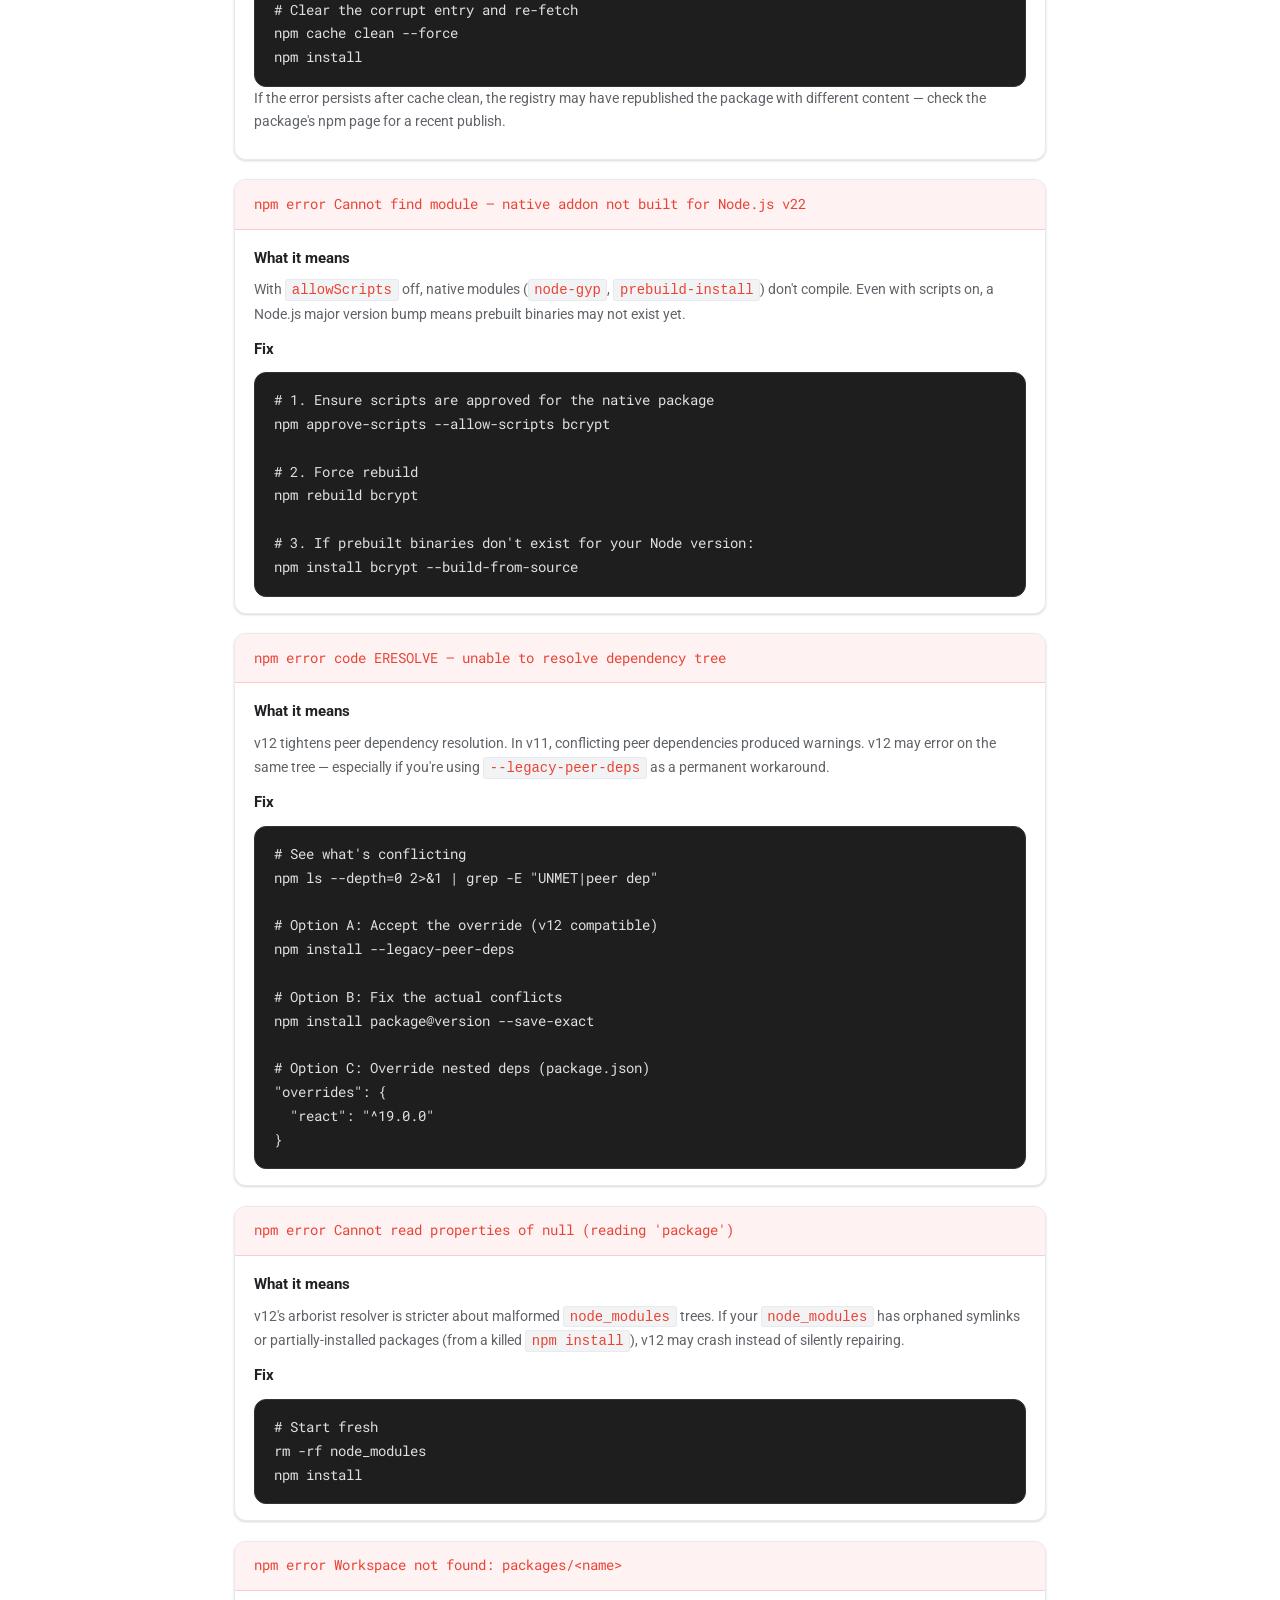
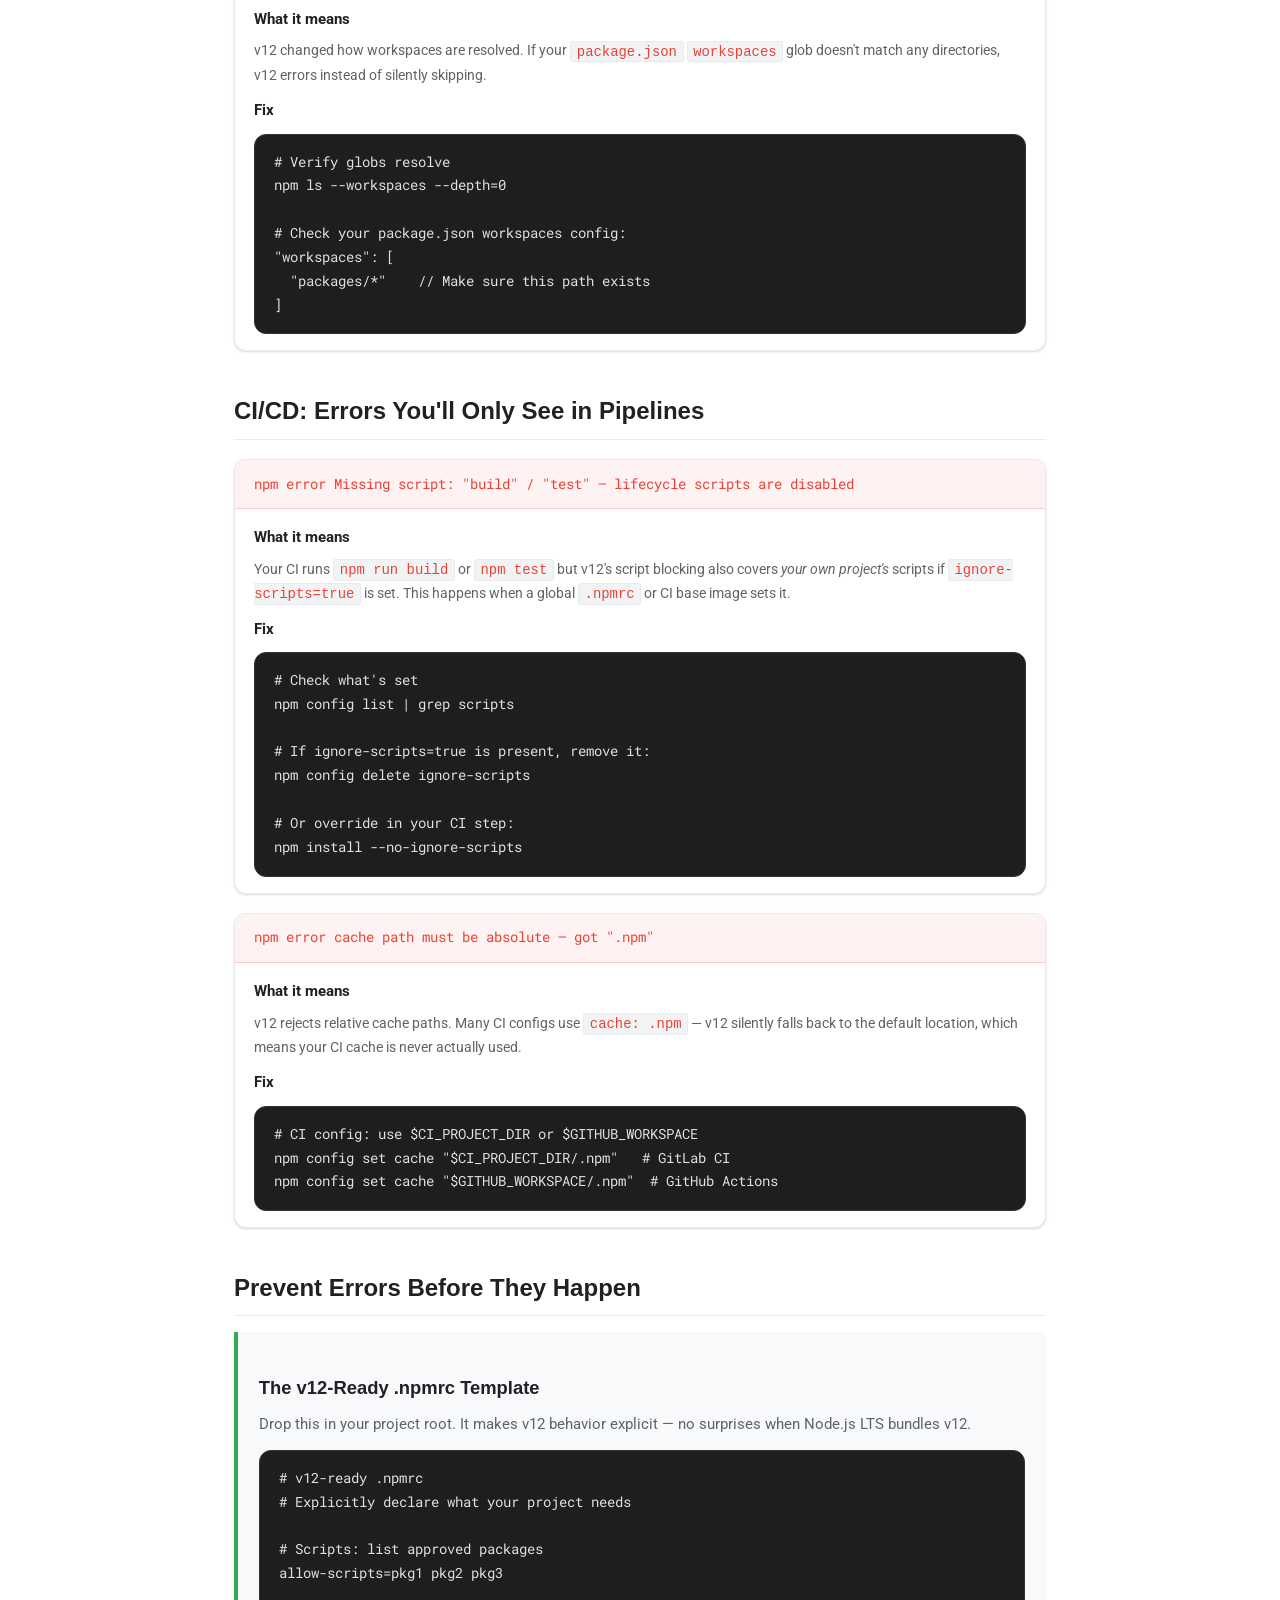
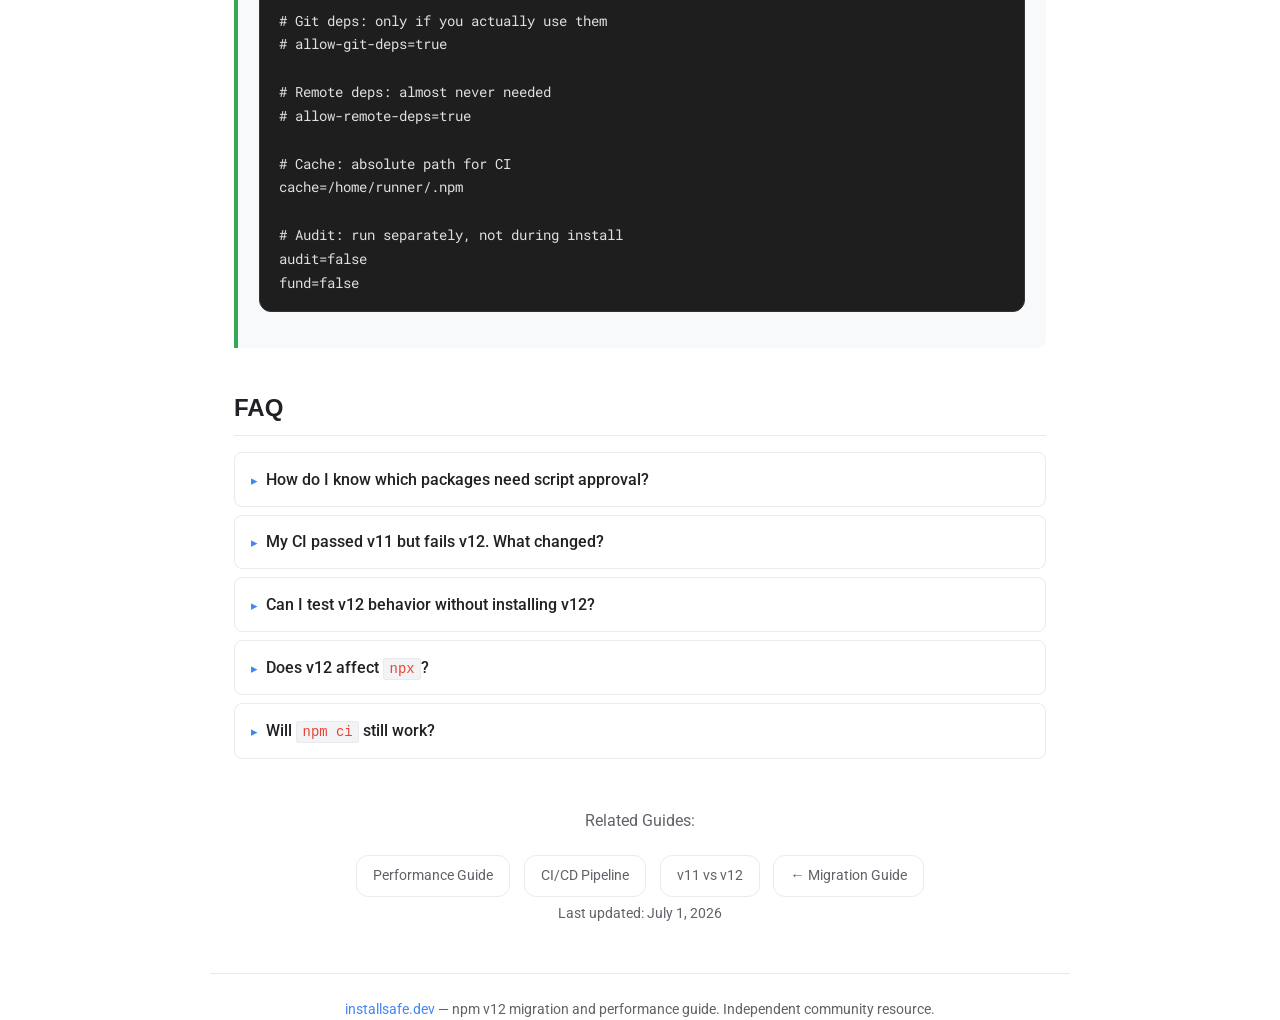
<file: errors/index.html>
<!DOCTYPE html>
<html lang="en">
<head>
<meta charset="UTF-8">
<meta name="viewport" content="width=device-width, initial-scale=1.0">
<title>npm v12 Errors: Fix "allowScripts disabled" &amp; 12 Common Breakages</title>
<meta name="description" content="Fix npm v12 errors fast: allowScripts disabled, Git deps blocked, remote URLs blocked, native module failures. Error message → fix, copy-paste ready.">
<meta property="og:title" content="npm v12 Errors: Fix "allowScripts disabled" & 12 Common Breakages">
<meta property="og:description" content="Every npm v12 error with the exact fix. Copy-paste the config, move on.">
<meta property="og:type" content="article">
<meta property="og:url" content="https://installsafe.dev/errors/">
<meta property="og:site_name" content="npm v12 Guide">
<meta name="twitter:card" content="summary_large_image">
<meta name="twitter:title" content="npm v12 Errors: Fix "allowScripts disabled" & 12 Common Breakages">
<meta property="og:image" content="https://installsafe.dev/assets/og-image.svg">
<meta name="twitter:image" content="https://installsafe.dev/assets/og-image.svg">
<meta name="twitter:description" content="Every npm v12 error with the exact fix. Copy-paste ready.">
<link rel="canonical" href="https://installsafe.dev/errors/">
<link rel="icon" type="image/svg+xml" href="/assets/favicon.svg">
<link rel="icon" type="image/png" sizes="48x48" href="/assets/favicon-48.png">
<link rel="icon" type="image/png" sizes="96x96" href="/assets/favicon-96.png">
<link rel="icon" type="image/x-icon" href="/favicon.ico">
<link rel="apple-touch-icon" sizes="180x180" href="/assets/apple-touch-icon.png">
<link rel="preconnect" href="https://fonts.googleapis.com">
<link href="https://fonts.googleapis.com/css2?family=Google+Sans:wght@400;500;700&family=Roboto:wght@300;400;500;700&family=Roboto+Mono:wght@400;500&display=swap" rel="stylesheet" media="print" onload="this.media='all'">
<noscript><link href="https://fonts.googleapis.com/css2?family=Google+Sans:wght@400;500;700&family=Roboto:wght@300;400;500;700&family=Roboto+Mono:wght@400;500&display=swap" rel="stylesheet"></noscript>
<link rel="stylesheet" href="/css/style.css?v=2">
<script type="application/ld+json">
{
  "@context": "https://schema.org",
  "@graph": [
    {"@type": "TechArticle", "headline": "npm v12 Errors — Fix allowScripts Disabled and 12 Common Breakages", "description": "Every npm v12 error message with the exact fix. Copy-paste configs for allowScripts disabled, Git deps blocked, remote URLs blocked, native module failures.", "author": {"@type": "Organization", "name": "npm v12 Guide", "url": "https://installsafe.dev"}, "isAccessibleForFree": true, "isPartOf": {"@type": "WebSite", "url": "https://installsafe.dev/", "name": "npm v12 Guide"}},
    {"@type": "Organization", "name": "npm v12 Guide", "url": "https://installsafe.dev/", "description": "npm v12 breaking changes migration guide"},
    {"@type": "WebSite", "name": "npm v12 Guide", "url": "https://installsafe.dev", "description": "npm v12 migration guide", "inLanguage": "en"},
    {"@type": "BreadcrumbList", "itemListElement": [{"@type": "ListItem", "position": 1, "name": "Home", "item": "https://installsafe.dev/"}, {"@type": "ListItem", "position": 2, "name": "Errors", "item": "https://installsafe.dev/errors/"}]}
  ]
}
</script>
</head>
<body>

<nav class="nav">
  <a href="/" class="nav-logo">npm<span style="color:var(--accent);">v12</span>guide</a>
  <div class="nav-links">
    <a href="/">Changes</a>
    <a href="/vs-npm-11/">vs v11</a>
    <a href="/performance/">Performance</a>
    <a href="/errors/" class="current">Errors</a>
    <a href="/#faq">FAQ</a>
  </div>
</nav>

<main>

<section class="hero">
  <h1>npm v12 broke your <code style="font-size:1.2rem;">npm install</code>. Here's the fix.</h1>
  <p style="color:var(--text-muted);font-size:1.1rem;line-height:1.6;">Every error message you'll hit upgrading to v12 — with the exact command or config to fix it. <strong>Copy, paste, move on.</strong></p>
</section>

<section>
<h2>Quick Reference: The 3 Config Lines That Fix 80% of Errors</h2>
<p>Most v12 errors come from three new defaults. If you just want your CI green <em>now</em> and plan to audit later:</p>

<pre><code># .npmrc — restores pre-v12 behavior (not recommended long-term)
allow-scripts=true
allow-git-deps=true
allow-remote-deps=true</code></pre>

<div class="callout warn">
  <strong>This is a temporary fix.</strong> These defaults exist to close supply-chain attack vectors. The goal is to migrate to explicit approvals — each error below shows the surgical fix instead of the global override.
</div>
</section>

<section>
<h2>Error Catalog</h2>

<div class="error-block">
  <div class="error-msg">npm error Cannot run scripts for &lt;package&gt; — allowScripts is disabled</div>
  <div class="error-body">
    <h4>What it means</h4>
    <p>v12 no longer runs <code>preinstall</code>, <code>install</code>, or <code>postinstall</code> scripts automatically. This is the #1 breaking change — it blocks native module compilation (<code>node-gyp rebuild</code>) for packages like bcrypt, sharp, esbuild, and Puppeteer.</p>
    <h4>Fix (per-package approval — recommended)</h4>
    <pre><code># List all packages that need script approval
npm approve-scripts --allow-scripts-pending

# Approve a specific package
npm approve-scripts --allow-scripts bcrypt sharp esbuild

# Or approve everything detected (audit later)
npm approve-scripts --allow-scripts-all</code></pre>
    <h4>Fix (global override — temporary)</h4>
    <pre><code># .npmrc
allow-scripts=true</code></pre>
  </div>
</div>

<div class="error-block">
  <div class="error-msg">npm error Git dependencies are not allowed: git://github.com/user/repo.git</div>
  <div class="error-body">
    <h4>What it means</h4>
    <p>v12 blocks <code>git://</code>, <code>git+ssh://</code>, <code>git+https://</code>, and <code>github:user/repo</code> dependencies by default. Git deps can override the Git executable path via <code>.npmrc</code> — a code-execution vector that bypasses even <code>--ignore-scripts</code>.</p>
    <h4>Fix (per-install flag)</h4>
    <pre><code>npm install --allow-git</code></pre>
    <h4>Fix (permanent config for private repos)</h4>
    <pre><code># .npmrc
allow-git-deps=true</code></pre>
    <p style="color:var(--text-muted);font-size:.85rem;">Better: migrate private packages to a registry (GitHub Packages, Verdaccio, or npm private registry). Git deps skip integrity verification.</p>
  </div>
</div>

<div class="error-block">
  <div class="error-msg">npm error Remote URL dependencies are not allowed: https://example.com/package.tgz</div>
  <div class="error-body">
    <h4>What it means</h4>
    <p>v12 blocks dependencies that point to remote tarball URLs. These URLs are unverifiable — the tarball content can change between installs with no integrity check.</p>
    <h4>Fix (per-install flag)</h4>
    <pre><code>npm install --allow-remote</code></pre>
    <h4>Fix (permanent)</h4>
    <pre><code># .npmrc
allow-remote-deps=true</code></pre>
    <p style="color:var(--text-muted);font-size:.85rem;">Better: publish the package to a registry or use a local file dependency with an integrity hash.</p>
  </div>
</div>

<div class="error-block">
  <div class="error-msg">npm error npm-shrinkwrap.json is no longer supported</div>
  <div class="error-body">
    <h4>What it means</h4>
    <p>v12 drops support for <code>npm-shrinkwrap.json</code>. If you have both a shrinkwrap and a <code>package-lock.json</code>, v11 already ignored the shrinkwrap — v12 removes it entirely.</p>
    <h4>Fix</h4>
    <pre><code># Convert shrinkwrap to package-lock.json
rm npm-shrinkwrap.json
npm install --package-lock-only</code></pre>
    <p style="color:var(--text-muted);font-size:.85rem;">The generated <code>package-lock.json</code> uses lockfile v3, which is backward-compatible with npm v10/v11.</p>
  </div>
</div>

<div class="error-block">
  <div class="error-msg">npm error code EACCES — errno -4094 — syscall mkdir</div>
  <div class="error-body">
    <h4>What it means</h4>
    <p>v12 enforces stricter filesystem permissions on the cache directory. If your CI cache path has wrong ownership (common when switching between root and non-root CI runners), v12 refuses to write.</p>
    <h4>Fix</h4>
    <pre><code># Use an absolute cache path (v12 requirement)
npm config set cache /home/runner/.npm

# Fix ownership on existing cache
sudo chown -R $(whoami) ~/.npm</code></pre>
  </div>
</div>

<div class="error-block">
  <div class="error-msg">npm error code EINTEGRITY — sha512 integrity check failed</div>
  <div class="error-body">
    <h4>What it means</h4>
    <p>v12's content-addressable cache uses SHA-512 verification. A corrupt cache entry (partial download, disk error, or registry serving different content under the same version) triggers this.</p>
    <h4>Fix</h4>
    <pre><code># Clear the corrupt entry and re-fetch
npm cache clean --force
npm install</code></pre>
    <p style="color:var(--text-muted);font-size:.85rem;">If the error persists after cache clean, the registry may have republished the package with different content — check the package's npm page for a recent publish.</p>
  </div>
</div>

<div class="error-block">
  <div class="error-msg">npm error Cannot find module — native addon not built for Node.js v22</div>
  <div class="error-body">
    <h4>What it means</h4>
    <p>With <code>allowScripts</code> off, native modules (<code>node-gyp</code>, <code>prebuild-install</code>) don't compile. Even with scripts on, a Node.js major version bump means prebuilt binaries may not exist yet.</p>
    <h4>Fix</h4>
    <pre><code># 1. Ensure scripts are approved for the native package
npm approve-scripts --allow-scripts bcrypt

# 2. Force rebuild
npm rebuild bcrypt

# 3. If prebuilt binaries don't exist for your Node version:
npm install bcrypt --build-from-source</code></pre>
  </div>
</div>

<div class="error-block">
  <div class="error-msg">npm error code ERESOLVE — unable to resolve dependency tree</div>
  <div class="error-body">
    <h4>What it means</h4>
    <p>v12 tightens peer dependency resolution. In v11, conflicting peer dependencies produced warnings. v12 may error on the same tree — especially if you're using <code>--legacy-peer-deps</code> as a permanent workaround.</p>
    <h4>Fix</h4>
    <pre><code># See what's conflicting
npm ls --depth=0 2>&1 | grep -E "UNMET|peer dep"

# Option A: Accept the override (v12 compatible)
npm install --legacy-peer-deps

# Option B: Fix the actual conflicts
npm install package@version --save-exact

# Option C: Override nested deps (package.json)
"overrides": {
  "react": "^19.0.0"
}</code></pre>
  </div>
</div>

<div class="error-block">
  <div class="error-msg">npm error Cannot read properties of null (reading 'package')</div>
  <div class="error-body">
    <h4>What it means</h4>
    <p>v12's arborist resolver is stricter about malformed <code>node_modules</code> trees. If your <code>node_modules</code> has orphaned symlinks or partially-installed packages (from a killed <code>npm install</code>), v12 may crash instead of silently repairing.</p>
    <h4>Fix</h4>
    <pre><code># Start fresh
rm -rf node_modules
npm install</code></pre>
  </div>
</div>

<div class="error-block">
  <div class="error-msg">npm error Workspace not found: packages/&lt;name&gt;</div>
  <div class="error-body">
    <h4>What it means</h4>
    <p>v12 changed how workspaces are resolved. If your <code>package.json</code> <code>workspaces</code> glob doesn't match any directories, v12 errors instead of silently skipping.</p>
    <h4>Fix</h4>
    <pre><code># Verify globs resolve
npm ls --workspaces --depth=0

# Check your package.json workspaces config:
"workspaces": [
  "packages/*"    // Make sure this path exists
]</code></pre>
  </div>
</div>
</section>

<section>
<h2>CI/CD: Errors You'll Only See in Pipelines</h2>

<div class="error-block">
  <div class="error-msg">npm error Missing script: "build" / "test" — lifecycle scripts are disabled</div>
  <div class="error-body">
    <h4>What it means</h4>
    <p>Your CI runs <code>npm run build</code> or <code>npm test</code> but v12's script blocking also covers <em>your own project's</em> scripts if <code>ignore-scripts=true</code> is set. This happens when a global <code>.npmrc</code> or CI base image sets it.</p>
    <h4>Fix</h4>
    <pre><code># Check what's set
npm config list | grep scripts

# If ignore-scripts=true is present, remove it:
npm config delete ignore-scripts

# Or override in your CI step:
npm install --no-ignore-scripts</code></pre>
  </div>
</div>

<div class="error-block">
  <div class="error-msg">npm error cache path must be absolute — got ".npm"</div>
  <div class="error-body">
    <h4>What it means</h4>
    <p>v12 rejects relative cache paths. Many CI configs use <code>cache: .npm</code> — v12 silently falls back to the default location, which means your CI cache is never actually used.</p>
    <h4>Fix</h4>
    <pre><code># CI config: use $CI_PROJECT_DIR or $GITHUB_WORKSPACE
npm config set cache "$CI_PROJECT_DIR/.npm"   # GitLab CI
npm config set cache "$GITHUB_WORKSPACE/.npm"  # GitHub Actions</code></pre>
  </div>
</div>
</section>

<section>
<h2>Prevent Errors Before They Happen</h2>

<div class="callout ok">
  <h3>The v12-Ready .npmrc Template</h3>
  <p style="color:var(--text-muted);">Drop this in your project root. It makes v12 behavior explicit — no surprises when Node.js LTS bundles v12.</p>
  <pre><code># v12-ready .npmrc
# Explicitly declare what your project needs

# Scripts: list approved packages
allow-scripts=pkg1 pkg2 pkg3

# Git deps: only if you actually use them
# allow-git-deps=true

# Remote deps: almost never needed
# allow-remote-deps=true

# Cache: absolute path for CI
cache=/home/runner/.npm

# Audit: run separately, not during install
audit=false
fund=false</code></pre>
</div>
</section>

<section>
<h2>FAQ</h2>

<details>
  <summary>How do I know which packages need script approval?</summary>
  <div class="faq-answer"><p>Run <code>npm approve-scripts --allow-scripts-pending</code>. It lists every package in your tree that has install/postinstall scripts. Most will be native modules — bcrypt, sharp, esbuild, Puppeteer, node-sass, sqlite3, etc. A typical Next.js project has 8–15 packages with scripts.</p></div>
</details>

<details>
  <summary>My CI passed v11 but fails v12. What changed?</summary>
  <div class="faq-answer"><p>Three things, in order of likelihood: (1) a native dependency no longer compiles because <code>allowScripts</code> is off — approve it, (2) you have a Git dependency in <code>package.json</code> — add <code>--allow-git</code>, (3) your CI cache path is relative — switch to absolute. Check the error message — it tells you exactly which of the three it is.</p></div>
</details>

<details>
  <summary>Can I test v12 behavior without installing v12?</summary>
  <div class="faq-answer"><p>Yes. npm v11.16.0+ surfaces v12 deprecation warnings during install. Run <code>npm install --foreground-scripts</code> to see them. Or install v12: <code>npm install -g npm@12</code>.</p></div>
</details>

<details>
  <summary>Does v12 affect <code>npx</code>?</summary>
  <div class="faq-answer"><p>No. <code>npx</code> behavior is unchanged. The script blocking only applies to <code>npm install</code> lifecycle scripts, not to the command you pass to <code>npx</code>.</p></div>
</details>

<details>
  <summary>Will <code>npm ci</code> still work?</summary>
  <div class="faq-answer"><p>Yes, with the same caveats. <code>npm ci</code> respects <code>allowScripts</code> — if a package in your lockfile has install scripts and isn't approved, <code>npm ci</code> will skip them. For CI, either approve the scripts explicitly or set <code>allow-scripts=true</code> in your CI <code>.npmrc</code>.</p></div>
</details>
</section>

<section style="margin-top:3rem;text-align:center;">
  <p style="color:var(--text-muted);">Related Guides:</p>
  <a href="/performance/" class="back-link" style="margin:.3rem;">Performance Guide</a>
  <a href="/ci-cd/" class="back-link" style="margin:.3rem;">CI/CD Pipeline</a>
  <a href="/vs-npm-11/" class="back-link" style="margin:.3rem;">v11 vs v12</a>
  <a href="/" class="back-link" style="margin:.3rem;">← Migration Guide</a>
</section>

<p style="color:var(--text-muted);font-size:0.85rem;text-align:center;">Last updated: July 1, 2026</p>
</main>

<footer class="footer">
  <p><a href="/">installsafe.dev</a> — npm v12 migration and performance guide. Independent community resource.</p>
  <p style="margin-top:.5rem;">
    <a href="/privacy/">Privacy</a> &middot;
    <a href="/terms/">Terms</a>
  </p>
  <p style="margin-top:.5rem;">By <strong>Luke Wang</strong> — npm ecosystem researcher. <a href="mailto:installsafe@proton.me">installsafe@proton.me</a></p>
</footer>
</body>
</html>
</file>
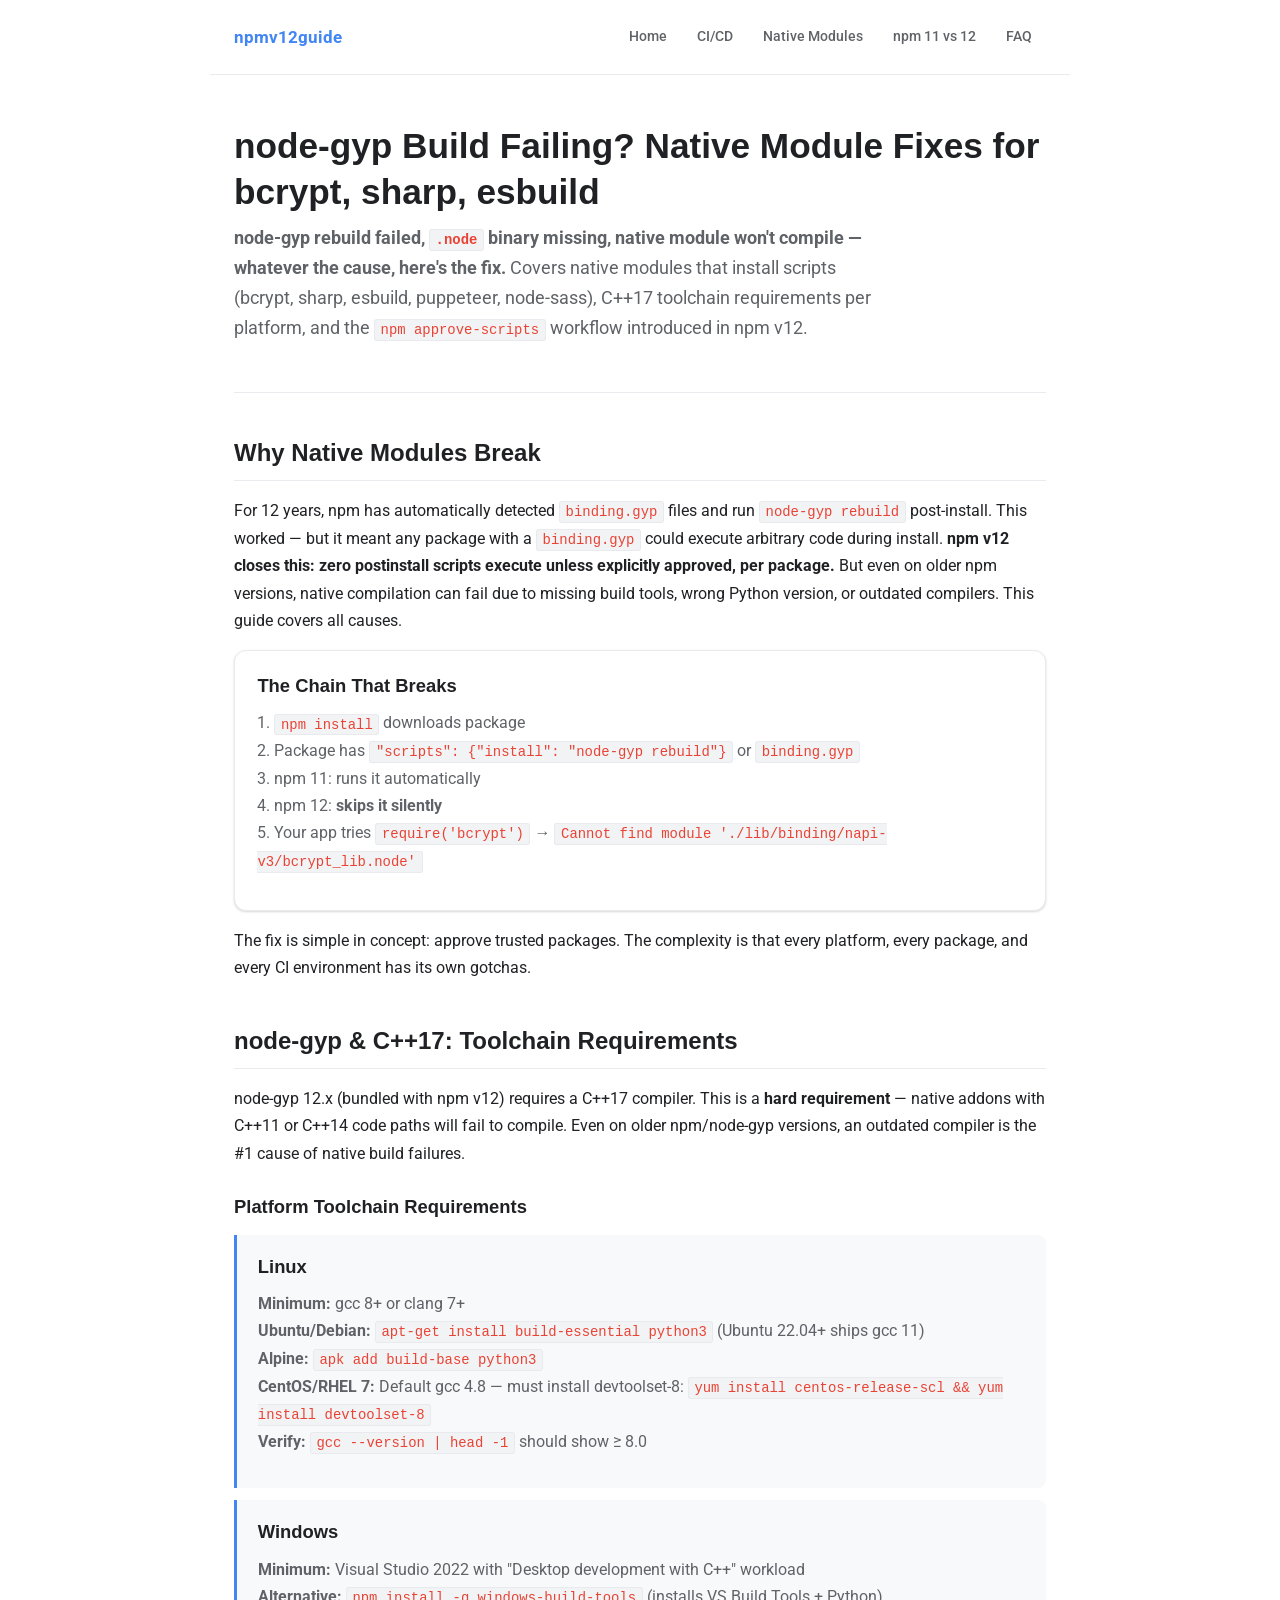
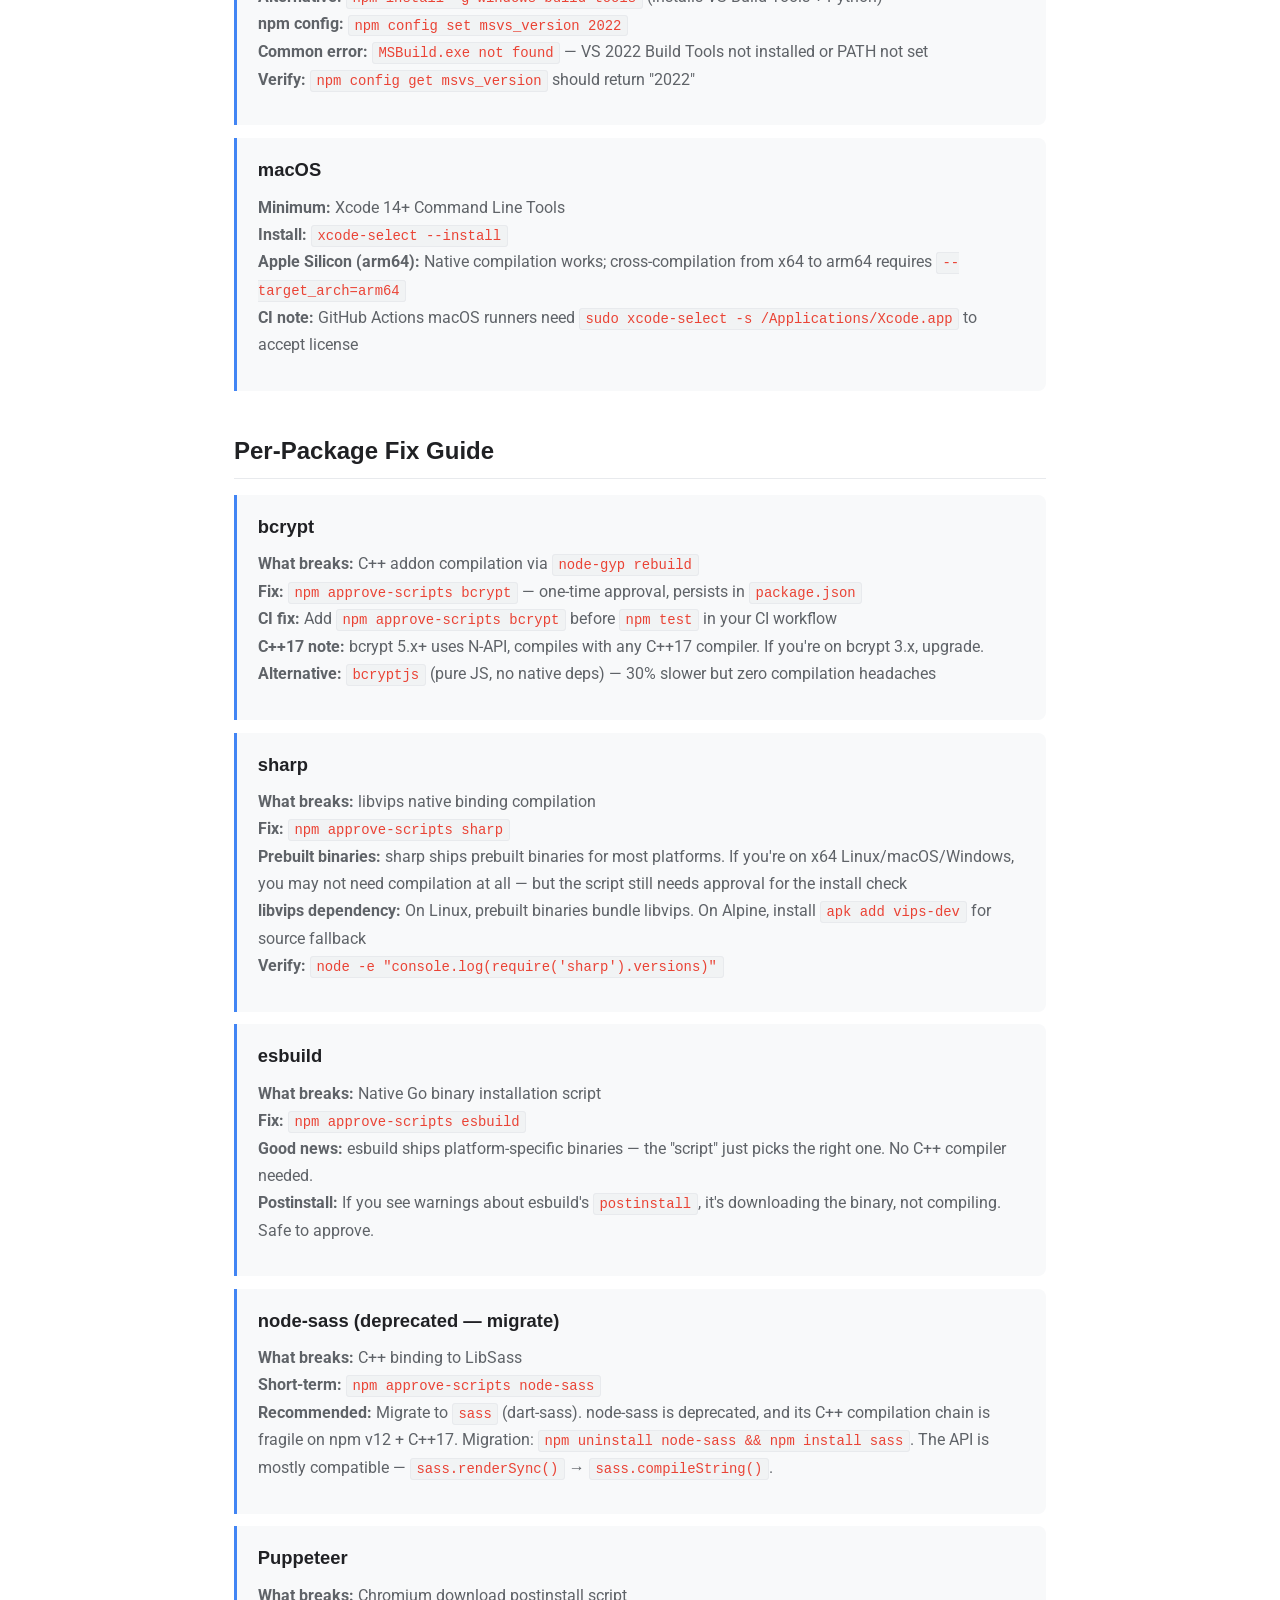
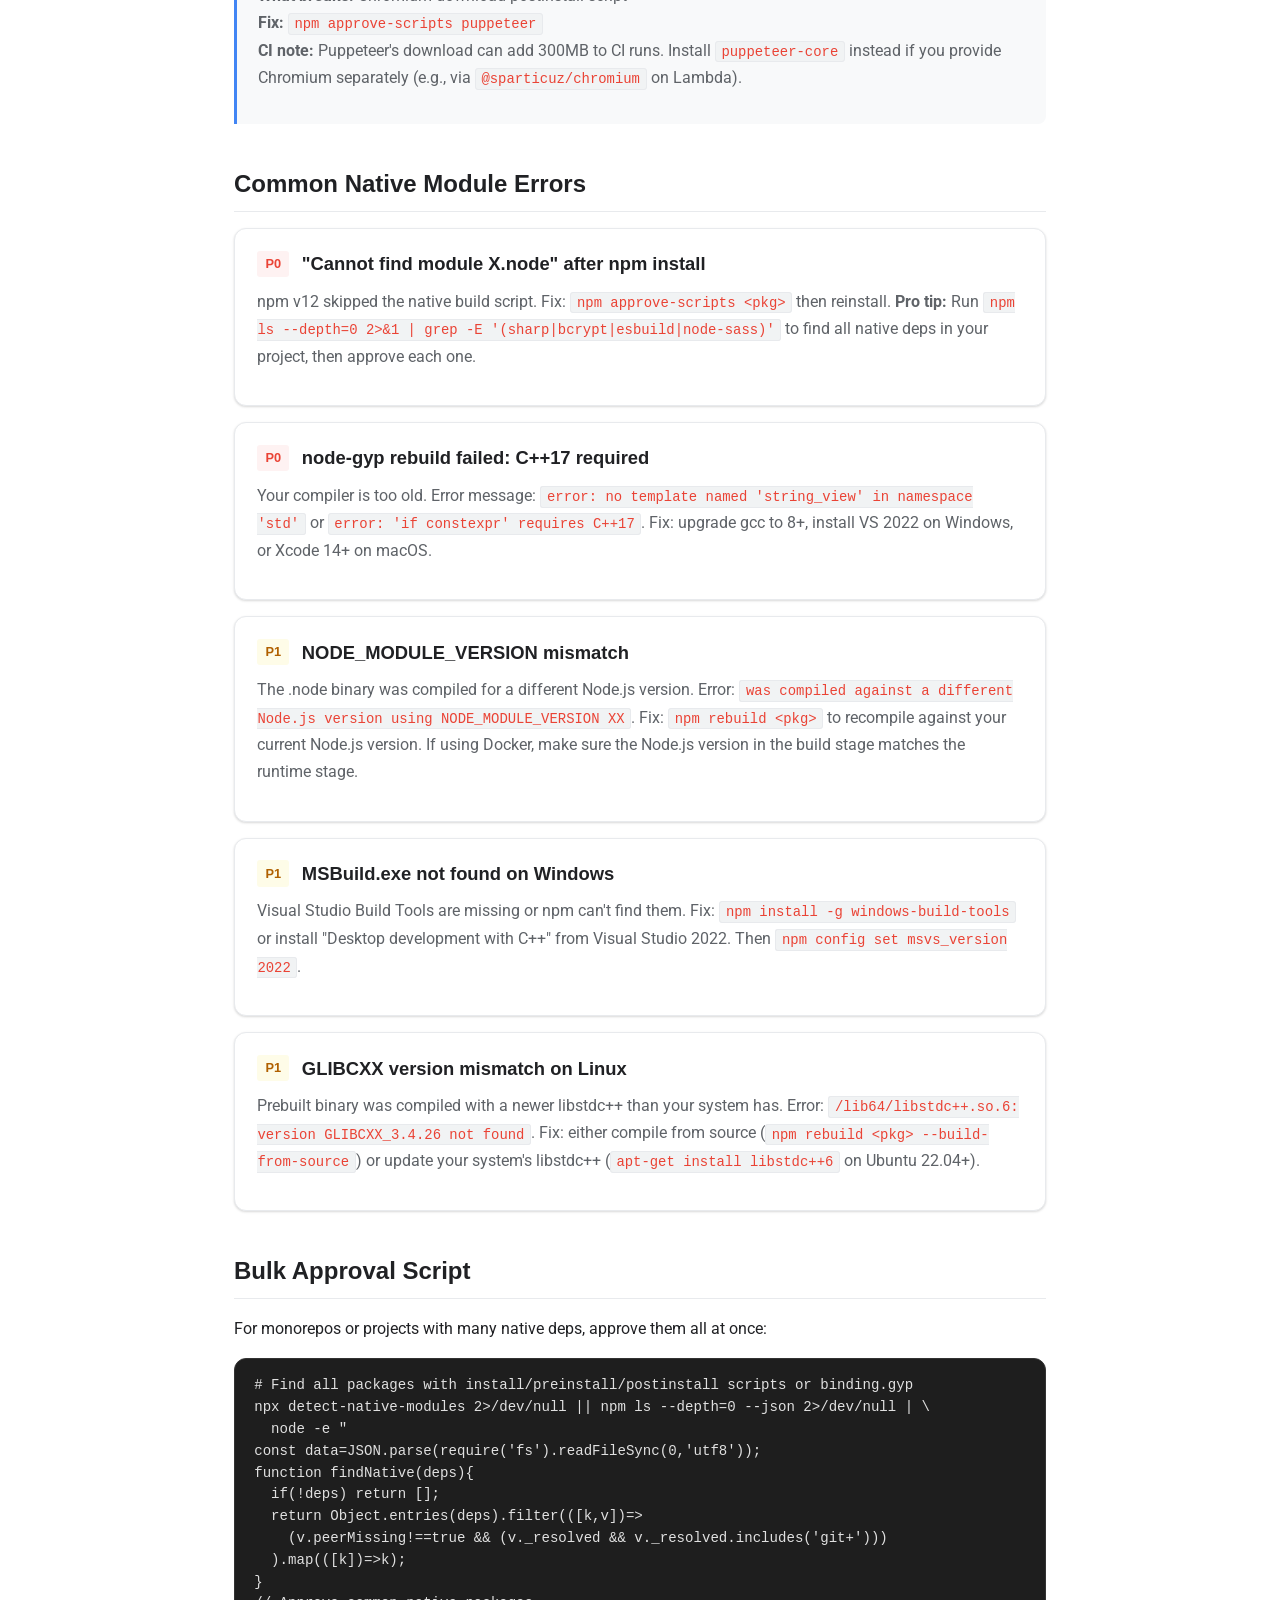
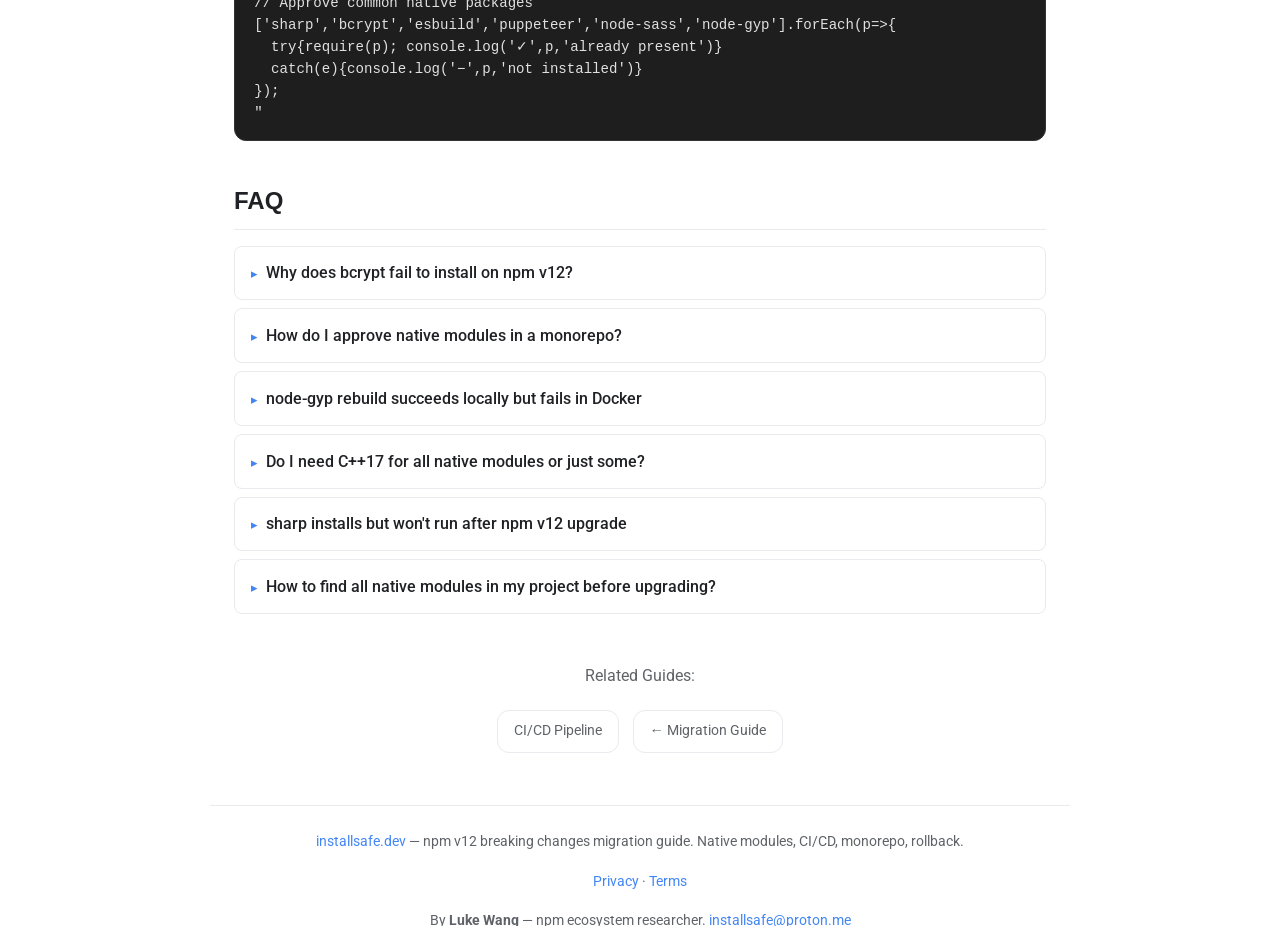
<file: native-modules/index.html>
<!DOCTYPE html>
<html lang="en">
<head>
<meta charset="UTF-8">
<meta name="viewport" content="width=device-width, initial-scale=1.0">
<title>node-gyp Build Failing? Native Module Fixes for bcrypt, sharp, esbuild</title>
<meta name="description" content="node-gyp rebuild failed? Native modules not compiling? Fixes for bcrypt, sharp, esbuild, puppeteer, node-sass. Platform-specific guides for Windows, Linux, macOS. npm v12 script blocking fix included.">
<meta property="og:title" content="node-gyp Build Failing? Native Module Fixes for bcrypt, sharp, esbuild">
<meta property="og:description" content="node-gyp rebuild failed? Native modules not compiling? Fixes for bcrypt, sharp, esbuild, puppeteer, node-sass. Platform-specific guides for Windows, Linux, macOS.">
<meta property="og:type" content="article">
<meta property="og:url" content="https://installsafe.dev/native-modules/">
<meta property="og:site_name" content="npm v12 Guide">
<meta name="twitter:card" content="summary_large_image">
<meta name="twitter:title" content="node-gyp Build Failing? Native Module Fixes (Windows, Linux, macOS)">
<meta property="og:image" content="https://installsafe.dev/assets/og-image.svg">
<meta name="twitter:image" content="https://installsafe.dev/assets/og-image.svg">
<meta name="twitter:description" content="node-gyp rebuild failed? Native module fixes for bcrypt, sharp, esbuild, puppeteer. Platform-specific guides. npm v12 script blocking fix included.">
<link rel="canonical" href="https://installsafe.dev/native-modules/">
<link rel="icon" type="image/svg+xml" href="/assets/favicon.svg">
<link rel="icon" type="image/png" sizes="48x48" href="/assets/favicon-48.png">
<link rel="icon" type="image/png" sizes="96x96" href="/assets/favicon-96.png">
<link rel="icon" type="image/x-icon" href="/favicon.ico">
<link rel="apple-touch-icon" sizes="180x180" href="/assets/apple-touch-icon.png">
<link rel="preconnect" href="https://fonts.googleapis.com">
<link href="https://fonts.googleapis.com/css2?family=Google+Sans:wght@400;500;700&family=Roboto:wght@300;400;500;700&family=Roboto+Mono:wght@400;500&display=swap" rel="stylesheet" media="print" onload="this.media='all'">
<noscript><link href="https://fonts.googleapis.com/css2?family=Google+Sans:wght@400;500;700&family=Roboto:wght@300;400;500;700&family=Roboto+Mono:wght@400;500&display=swap" rel="stylesheet"></noscript>
<link rel="stylesheet" href="/css/style.css?v=2">
</head>
<body>

<nav class="nav">
  <a href="/" class="nav-logo">npm<span style="color:var(--accent);">v12</span>guide</a>
  <div class="nav-links">
    <a href="/">Home</a>
    <a href="/ci-cd/">CI/CD</a>
    <a href="/native-modules/">Native Modules</a>
    <a href="/vs-npm-11/">npm 11 vs 12</a>
    <a href="/#faq">FAQ</a>
  </div>
</nav>

<main>

<section class="hero">
  <h1>node-gyp Build Failing? Native Module Fixes for bcrypt, sharp, esbuild</h1>
  <p style="font-size:1.1rem;color:var(--text-muted);max-width:640px;">
    <strong>node-gyp rebuild failed, <code>.node</code> binary missing, native module won't compile — whatever the cause, here's the fix.</strong>
    Covers native modules that install scripts (bcrypt, sharp, esbuild, puppeteer, node-sass), C++17 toolchain requirements per platform, and the <code>npm approve-scripts</code> workflow introduced in npm v12.
  </p>
</section>

<section>
<h2>Why Native Modules Break</h2>
<p>For 12 years, npm has automatically detected <code>binding.gyp</code> files and run <code>node-gyp rebuild</code> post-install. This worked — but it meant any package with a <code>binding.gyp</code> could execute arbitrary code during install. <strong>npm v12 closes this: zero postinstall scripts execute unless explicitly approved, per package.</strong> But even on older npm versions, native compilation can fail due to missing build tools, wrong Python version, or outdated compilers. This guide covers all causes.</p>

<div class="breaking-change">
  <h3>The Chain That Breaks</h3>
  <p style="color:var(--text-muted);">
    1. <code>npm install</code> downloads package<br>
    2. Package has <code>"scripts": {"install": "node-gyp rebuild"}</code> or <code>binding.gyp</code><br>
    3. npm 11: runs it automatically<br>
    4. npm 12: <strong>skips it silently</strong><br>
    5. Your app tries <code>require('bcrypt')</code> → <code>Cannot find module './lib/binding/napi-v3/bcrypt_lib.node'</code>
  </p>
</div>

<p>The fix is simple in concept: approve trusted packages. The complexity is that every platform, every package, and every CI environment has its own gotchas.</p>
</section>

<section>
<h2>node-gyp &amp; C++17: Toolchain Requirements</h2>
<p>node-gyp 12.x (bundled with npm v12) requires a C++17 compiler. This is a <strong>hard requirement</strong> — native addons with C++11 or C++14 code paths will fail to compile. Even on older npm/node-gyp versions, an outdated compiler is the #1 cause of native build failures.</p>

<h3>Platform Toolchain Requirements</h3>

<div class="use-case">
  <h3>Linux</h3>
  <p style="color:var(--text-muted);">
    <strong>Minimum:</strong> gcc 8+ or clang 7+<br>
    <strong>Ubuntu/Debian:</strong> <code>apt-get install build-essential python3</code> (Ubuntu 22.04+ ships gcc 11)<br>
    <strong>Alpine:</strong> <code>apk add build-base python3</code><br>
    <strong>CentOS/RHEL 7:</strong> Default gcc 4.8 — must install devtoolset-8: <code>yum install centos-release-scl && yum install devtoolset-8</code><br>
    <strong>Verify:</strong> <code>gcc --version | head -1</code> should show ≥ 8.0
  </p>
</div>

<div class="use-case">
  <h3>Windows</h3>
  <p style="color:var(--text-muted);">
    <strong>Minimum:</strong> Visual Studio 2022 with "Desktop development with C++" workload<br>
    <strong>Alternative:</strong> <code>npm install -g windows-build-tools</code> (installs VS Build Tools + Python)<br>
    <strong>npm config:</strong> <code>npm config set msvs_version 2022</code><br>
    <strong>Common error:</strong> <code>MSBuild.exe not found</code> — VS 2022 Build Tools not installed or PATH not set<br>
    <strong>Verify:</strong> <code>npm config get msvs_version</code> should return "2022"
  </p>
</div>

<div class="use-case">
  <h3>macOS</h3>
  <p style="color:var(--text-muted);">
    <strong>Minimum:</strong> Xcode 14+ Command Line Tools<br>
    <strong>Install:</strong> <code>xcode-select --install</code><br>
    <strong>Apple Silicon (arm64):</strong> Native compilation works; cross-compilation from x64 to arm64 requires <code>--target_arch=arm64</code><br>
    <strong>CI note:</strong> GitHub Actions macOS runners need <code>sudo xcode-select -s /Applications/Xcode.app</code> to accept license
  </p>
</div>
</section>

<section>
<h2>Per-Package Fix Guide</h2>

<div class="use-case">
  <h3>bcrypt</h3>
  <p style="color:var(--text-muted);">
    <strong>What breaks:</strong> C++ addon compilation via <code>node-gyp rebuild</code><br>
    <strong>Fix:</strong> <code>npm approve-scripts bcrypt</code> — one-time approval, persists in <code>package.json</code><br>
    <strong>CI fix:</strong> Add <code>npm approve-scripts bcrypt</code> before <code>npm test</code> in your CI workflow<br>
    <strong>C++17 note:</strong> bcrypt 5.x+ uses N-API, compiles with any C++17 compiler. If you're on bcrypt 3.x, upgrade.<br>
    <strong>Alternative:</strong> <code>bcryptjs</code> (pure JS, no native deps) — 30% slower but zero compilation headaches
  </p>
</div>

<div class="use-case">
  <h3>sharp</h3>
  <p style="color:var(--text-muted);">
    <strong>What breaks:</strong> libvips native binding compilation<br>
    <strong>Fix:</strong> <code>npm approve-scripts sharp</code><br>
    <strong>Prebuilt binaries:</strong> sharp ships prebuilt binaries for most platforms. If you're on x64 Linux/macOS/Windows, you may not need compilation at all — but the script still needs approval for the install check<br>
    <strong>libvips dependency:</strong> On Linux, prebuilt binaries bundle libvips. On Alpine, install <code>apk add vips-dev</code> for source fallback<br>
    <strong>Verify:</strong> <code>node -e "console.log(require('sharp').versions)"</code>
  </p>
</div>

<div class="use-case">
  <h3>esbuild</h3>
  <p style="color:var(--text-muted);">
    <strong>What breaks:</strong> Native Go binary installation script<br>
    <strong>Fix:</strong> <code>npm approve-scripts esbuild</code><br>
    <strong>Good news:</strong> esbuild ships platform-specific binaries — the "script" just picks the right one. No C++ compiler needed.<br>
    <strong>Postinstall:</strong> If you see warnings about esbuild's <code>postinstall</code>, it's downloading the binary, not compiling. Safe to approve.
  </p>
</div>

<div class="use-case">
  <h3>node-sass (deprecated — migrate)</h3>
  <p style="color:var(--text-muted);">
    <strong>What breaks:</strong> C++ binding to LibSass<br>
    <strong>Short-term:</strong> <code>npm approve-scripts node-sass</code><br>
    <strong>Recommended:</strong> Migrate to <code>sass</code> (dart-sass). node-sass is deprecated, and its C++ compilation chain is fragile on npm v12 + C++17. Migration: <code>npm uninstall node-sass && npm install sass</code>. The API is mostly compatible — <code>sass.renderSync()</code> → <code>sass.compileString()</code>.
  </p>
</div>

<div class="use-case">
  <h3>Puppeteer</h3>
  <p style="color:var(--text-muted);">
    <strong>What breaks:</strong> Chromium download postinstall script<br>
    <strong>Fix:</strong> <code>npm approve-scripts puppeteer</code><br>
    <strong>CI note:</strong> Puppeteer's download can add 300MB to CI runs. Install <code>puppeteer-core</code> instead if you provide Chromium separately (e.g., via <code>@sparticuz/chromium</code> on Lambda).
  </p>
</div>
</section>

<section>
<h2>Common Native Module Errors</h2>

<div class="breaking-change">
  <h3><span class="priority-tag tag-p0">P0</span> "Cannot find module X.node" after npm install</h3>
  <p style="color:var(--text-muted);">npm v12 skipped the native build script. Fix: <code>npm approve-scripts &lt;pkg&gt;</code> then reinstall. <strong>Pro tip:</strong> Run <code>npm ls --depth=0 2>&1 | grep -E '(sharp|bcrypt|esbuild|node-sass)'</code> to find all native deps in your project, then approve each one.</p>
</div>

<div class="breaking-change">
  <h3><span class="priority-tag tag-p0">P0</span> node-gyp rebuild failed: C++17 required</h3>
  <p style="color:var(--text-muted);">Your compiler is too old. Error message: <code>error: no template named 'string_view' in namespace 'std'</code> or <code>error: 'if constexpr' requires C++17</code>. Fix: upgrade gcc to 8+, install VS 2022 on Windows, or Xcode 14+ on macOS.</p>
</div>

<div class="breaking-change">
  <h3><span class="priority-tag tag-p1">P1</span> NODE_MODULE_VERSION mismatch</h3>
  <p style="color:var(--text-muted);">The .node binary was compiled for a different Node.js version. Error: <code>was compiled against a different Node.js version using NODE_MODULE_VERSION XX</code>. Fix: <code>npm rebuild &lt;pkg&gt;</code> to recompile against your current Node.js version. If using Docker, make sure the Node.js version in the build stage matches the runtime stage.</p>
</div>

<div class="breaking-change">
  <h3><span class="priority-tag tag-p1">P1</span> MSBuild.exe not found on Windows</h3>
  <p style="color:var(--text-muted);">Visual Studio Build Tools are missing or npm can't find them. Fix: <code>npm install -g windows-build-tools</code> or install "Desktop development with C++" from Visual Studio 2022. Then <code>npm config set msvs_version 2022</code>.</p>
</div>

<div class="breaking-change">
  <h3><span class="priority-tag tag-p1">P1</span> GLIBCXX version mismatch on Linux</h3>
  <p style="color:var(--text-muted);">Prebuilt binary was compiled with a newer libstdc++ than your system has. Error: <code>/lib64/libstdc++.so.6: version GLIBCXX_3.4.26 not found</code>. Fix: either compile from source (<code>npm rebuild &lt;pkg&gt; --build-from-source</code>) or update your system's libstdc++ (<code>apt-get install libstdc++6</code> on Ubuntu 22.04+).</p>
</div>
</section>

<section>
<h2>Bulk Approval Script</h2>
<p>For monorepos or projects with many native deps, approve them all at once:</p>
<pre># Find all packages with install/preinstall/postinstall scripts or binding.gyp
npx detect-native-modules 2>/dev/null || npm ls --depth=0 --json 2>/dev/null | \
  node -e "
const data=JSON.parse(require('fs').readFileSync(0,'utf8'));
function findNative(deps){
  if(!deps) return [];
  return Object.entries(deps).filter(([k,v])=>
    (v.peerMissing!==true && (v._resolved && v._resolved.includes('git+')))
  ).map(([k])=>k);
}
// Approve common native packages
['sharp','bcrypt','esbuild','puppeteer','node-sass','node-gyp'].forEach(p=>{
  try{require(p); console.log('✓',p,'already present')}
  catch(e){console.log('−',p,'not installed')}
});
"</pre>
</section>

<section>
<h2>FAQ</h2>

<details>
  <summary>Why does bcrypt fail to install on npm v12?</summary>
  <div class="faq-answer"><p>bcrypt's <code>install</code> script (which runs <code>node-gyp rebuild</code>) is blocked by npm v12's new script policy. Fix: <code>npm approve-scripts bcrypt</code> then <code>npm install</code>. After approval, bcrypt works identically. If you're still on bcrypt 3.x, upgrade to 5.x for N-API support and better C++17 compatibility.</p></div>
</details>

<details>
  <summary>How do I approve native modules in a monorepo?</summary>
  <div class="faq-answer"><p>The <code>npm approve-scripts</code> must be run <em>from each workspace directory</em> — the root allowlist does not propagate. Script: <code>for ws in $(npm ls --workspaces --json 2>/dev/null | node -e "process.stdin.on('data',d=>JSON.parse(d).forEach(w=>console.log(w)))"); do cd $ws && npm approve-scripts &lt;pkg&gt;; done</code>. Or install <code>npm approve-scripts</code> at the root with <code>--workspaces</code> if your npm version supports it.</p></div>
</details>

<details>
  <summary>node-gyp rebuild succeeds locally but fails in Docker</summary>
  <div class="faq-answer"><p>Your Docker image is missing build tools. <code>node:XX-slim</code> images intentionally omit gcc/g++/python. Add to Dockerfile: <code>apt-get install -y build-essential python3</code>. For Alpine: <code>apk add build-base python3</code>. Also check that the Node.js version in your Dockerfile matches what the native module was prebuilt for.</p></div>
</details>

<details>
  <summary>Do I need C++17 for all native modules or just some?</summary>
  <div class="faq-answer"><p>node-gyp 12.x <em>requires</em> C++17 for compilation itself, regardless of what the native addon uses. Even if a package only uses C++11 features, the node-gyp build system needs a C++17-capable compiler. The good news: most packages (sharp, esbuild, puppeteer) ship prebuilt binaries and don't compile anything — they just need the install script approved so the binary download runs.</p></div>
</details>

<details>
  <summary>sharp installs but won't run after npm v12 upgrade</summary>
  <div class="faq-answer"><p>Sharp's prebuilt binary was downloaded but the install script (which validates it) was skipped. Run <code>npm approve-scripts sharp && npm rebuild sharp</code>. If that fails, sharp is trying to compile from source — check that libvips is installed (<code>apt-get install libvips-dev</code> on Debian/Ubuntu) and your C++17 compiler is available.</p></div>
</details>

<details>
  <summary>How to find all native modules in my project before upgrading?</summary>
  <div class="faq-answer"><p>Run <code>npm ls --depth=99 --json 2>/dev/null | node -e "const d=JSON.parse(require('fs').readFileSync(0,'utf8'));function walk(deps){const n=[];if(!deps)return n;for(const[k,v]of Object.entries(deps)){try{const p=require(k+'/package.json');if(p.scripts&&(p.scripts.install||p.scripts.preinstall||p.scripts.postinstall))n.push(k+': '+Object.keys(p.scripts).filter(s=>['install','preinstall','postinstall'].includes(s)).join(', '))}catch(e){}};return n}console.log(walk(d.dependencies).join('\n')||'No native modules found')"</code>. Also check for <code>binding.gyp</code> files: <code>find node_modules -name 'binding.gyp' -maxdepth 3 2>/dev/null</code>.</p></div>
</details>
</section>

<section style="margin-top:3rem;text-align:center;">
  <p style="color:var(--text-muted);">Related Guides:</p>
  <a href="/ci-cd/" class="back-link" style="margin:.3rem;">CI/CD Pipeline</a>
  <a href="/" class="back-link" style="margin:.3rem;">← Migration Guide</a>
</section>

</main>

<footer class="footer">
  <p><a href="/">installsafe.dev</a> — npm v12 breaking changes migration guide. Native modules, CI/CD, monorepo, rollback.</p>
  <p style="margin-top:.5rem;">
    <a href="/privacy/">Privacy</a> &middot;
    <a href="/terms/">Terms</a>
  </p>
  <p style="margin-top:.5rem;">By <strong>Luke Wang</strong> — npm ecosystem researcher. <a href="mailto:installsafe@proton.me">installsafe@proton.me</a></p>
</footer>

<script type="application/ld+json">
{
  "@context": "https://schema.org",
  "@type": "Article",
  "headline": "node-gyp Build Failing? Native Module Fixes for bcrypt, sharp, esbuild",
  "description": "node-gyp rebuild failed? Fixes for bcrypt, sharp, esbuild, puppeteer, node-sass. Platform-specific guides for Windows, Linux, macOS. C++17 toolchain requirements and npm approve-scripts workflow.",
  "datePublished": "2026-06-13",
  "dateModified": "2026-06-13",
  "author": {"@type": "Organization", "name": "npmv12guide"},
  "isAccessibleForFree": true,
  "isPartOf": {"@type": "WebSite", "url": "https://installsafe.dev/", "name": "npm v12 Guide"},
  "sameAs": ["https://github.com/npm/cli"]
}
</script>

<script type="application/ld+json">
{
  "@context": "https://schema.org",
  "@type": "Organization",
  "name": "npm v12 Guide",
  "url": "https://installsafe.dev",
  "description": "npm v12 breaking changes migration guide — dependency scripts, Git deps, shrinkwrap fixes",
  "sameAs": ["https://github.com/npm/cli"]
}
</script>
<script type="application/ld+json">
{
  "@context": "https://schema.org",
  "@type": "WebSite",
  "name": "npm v12 Guide",
  "url": "https://installsafe.dev",
  "description": "npm v12 migration guide: breaking changes, migration checklist, vs npm 11 comparison",
  "inLanguage": "en"
}
</script>

<script type="application/ld+json">
{
  "@context": "https://schema.org",
  "@type": "BreadcrumbList",
  "itemListElement": [
    {"@type": "ListItem", "position": 1, "name": "Home", "item": "https://installsafe.dev/"},
    {"@type": "ListItem", "position": 2, "name": "Native Module Compilation", "item": "https://installsafe.dev/native-modules/"}
  ]
}
</script>

<script type="application/ld+json">
{
  "@context": "https://schema.org",
  "@type": "FAQPage",
  "mainEntity": [
    {"@type": "Question", "name": "Why does bcrypt fail to install on npm v12?", "acceptedAnswer": {"@type": "Answer", "text": "bcrypt's install script (which runs node-gyp rebuild) is blocked by npm v12's new script policy. Fix: npm approve-scripts bcrypt then npm install. After approval, bcrypt works identically. Upgrade to 5.x for N-API support and better C++17 compatibility."}},
    {"@type": "Question", "name": "How do I approve native modules in a monorepo?", "acceptedAnswer": {"@type": "Answer", "text": "npm approve-scripts must be run from each workspace directory — the root allowlist does not propagate. Script over all workspaces or install npm approve-scripts at the root with --workspaces if your npm version supports it."}},
    {"@type": "Question", "name": "node-gyp rebuild succeeds locally but fails in Docker", "acceptedAnswer": {"@type": "Answer", "text": "Your Docker image is missing build tools. node:XX-slim images omit gcc/g++/python. Add to Dockerfile: apt-get install -y build-essential python3. For Alpine: apk add build-base python3."}},
    {"@type": "Question", "name": "Do I need C++17 for all native modules or just some?", "acceptedAnswer": {"@type": "Answer", "text": "node-gyp 12.x requires C++17 for compilation itself, regardless of what the native addon uses. Most packages (sharp, esbuild, puppeteer) ship prebuilt binaries and don't compile anything — they just need the install script approved so the binary download runs."}},
    {"@type": "Question", "name": "sharp installs but won't run after npm v12 upgrade", "acceptedAnswer": {"@type": "Answer", "text": "Sharp's prebuilt binary was downloaded but the install script was skipped. Run npm approve-scripts sharp && npm rebuild sharp. If that fails, sharp is compiling from source — check libvips is installed and C++17 compiler is available."}},
    {"@type": "Question", "name": "How to find all native modules in my project before upgrading?", "acceptedAnswer": {"@type": "Answer", "text": "Check for packages with install/preinstall/postinstall scripts in package.json, and search for binding.gyp files: find node_modules -name 'binding.gyp' -maxdepth 3. Common native modules: bcrypt, sharp, esbuild, node-sass, puppeteer, node-gyp."}}
  ]
}
</script>

</body>
</html>
</file>
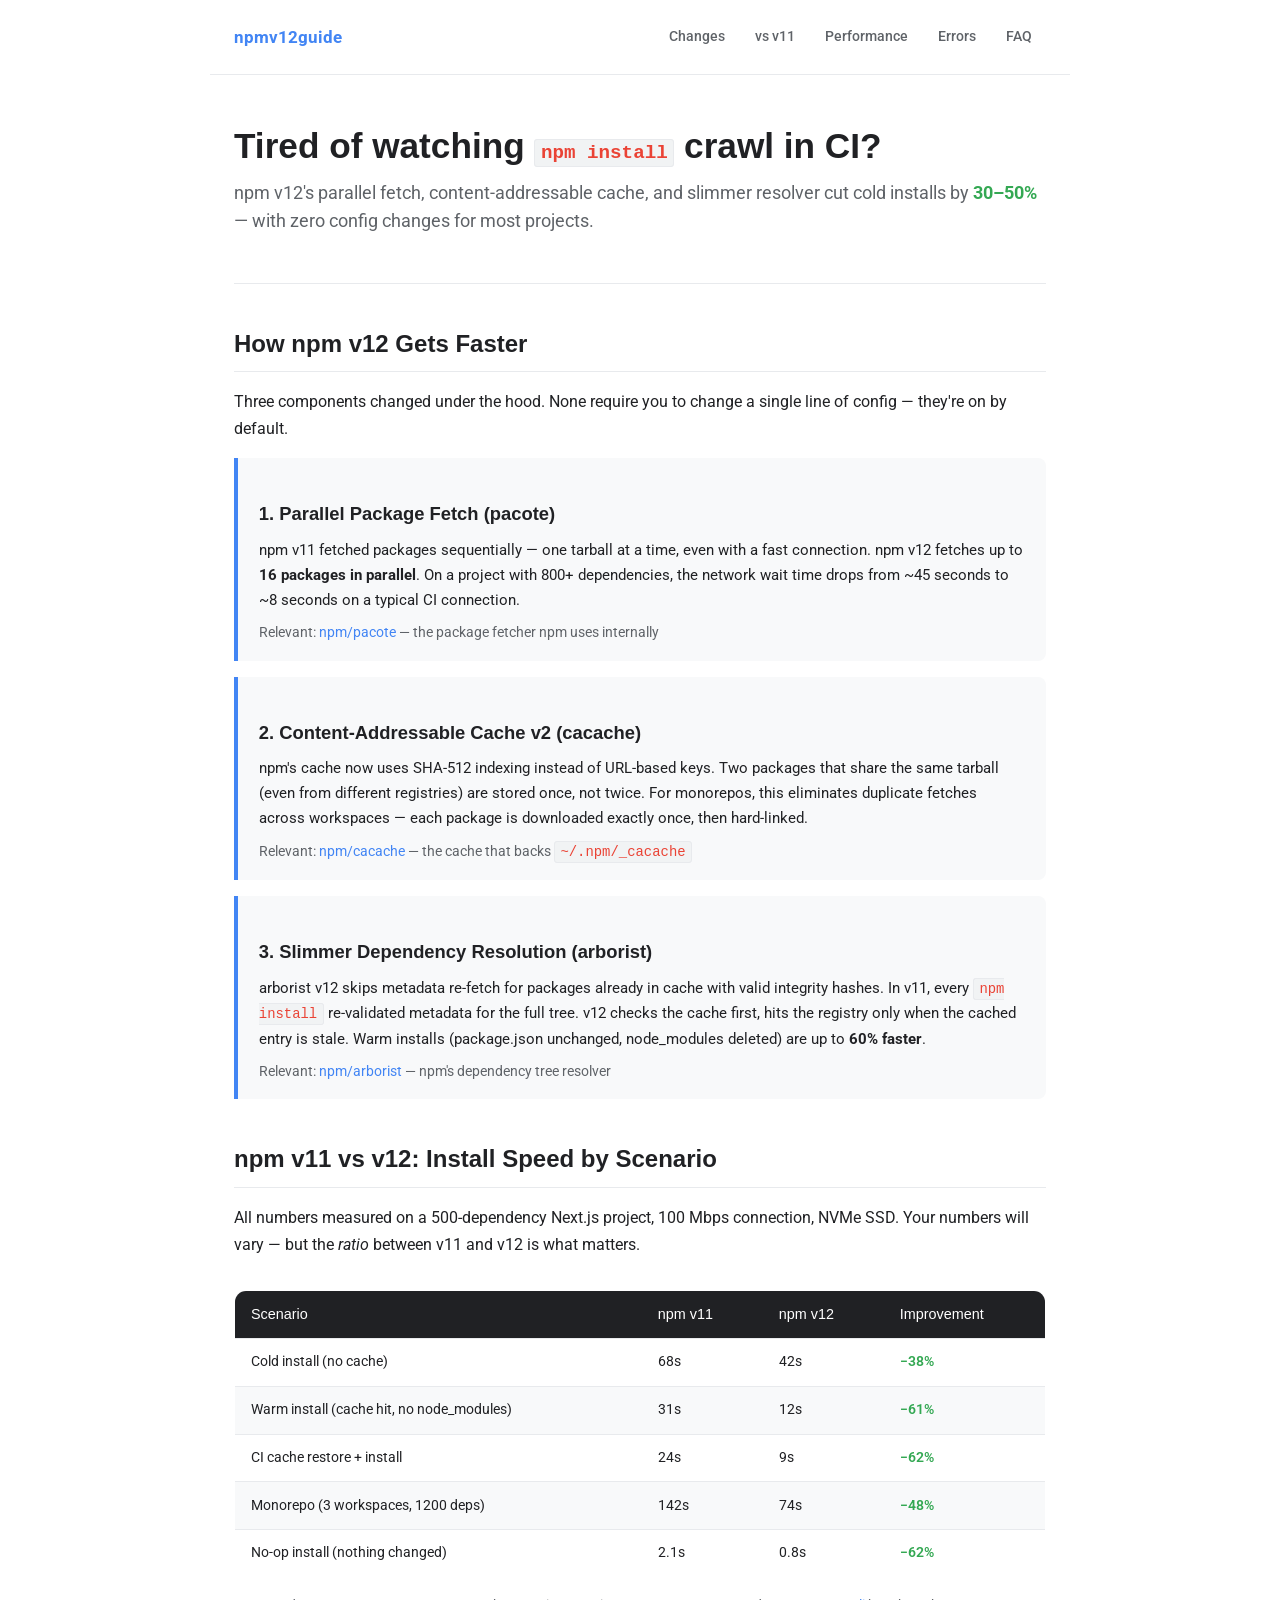
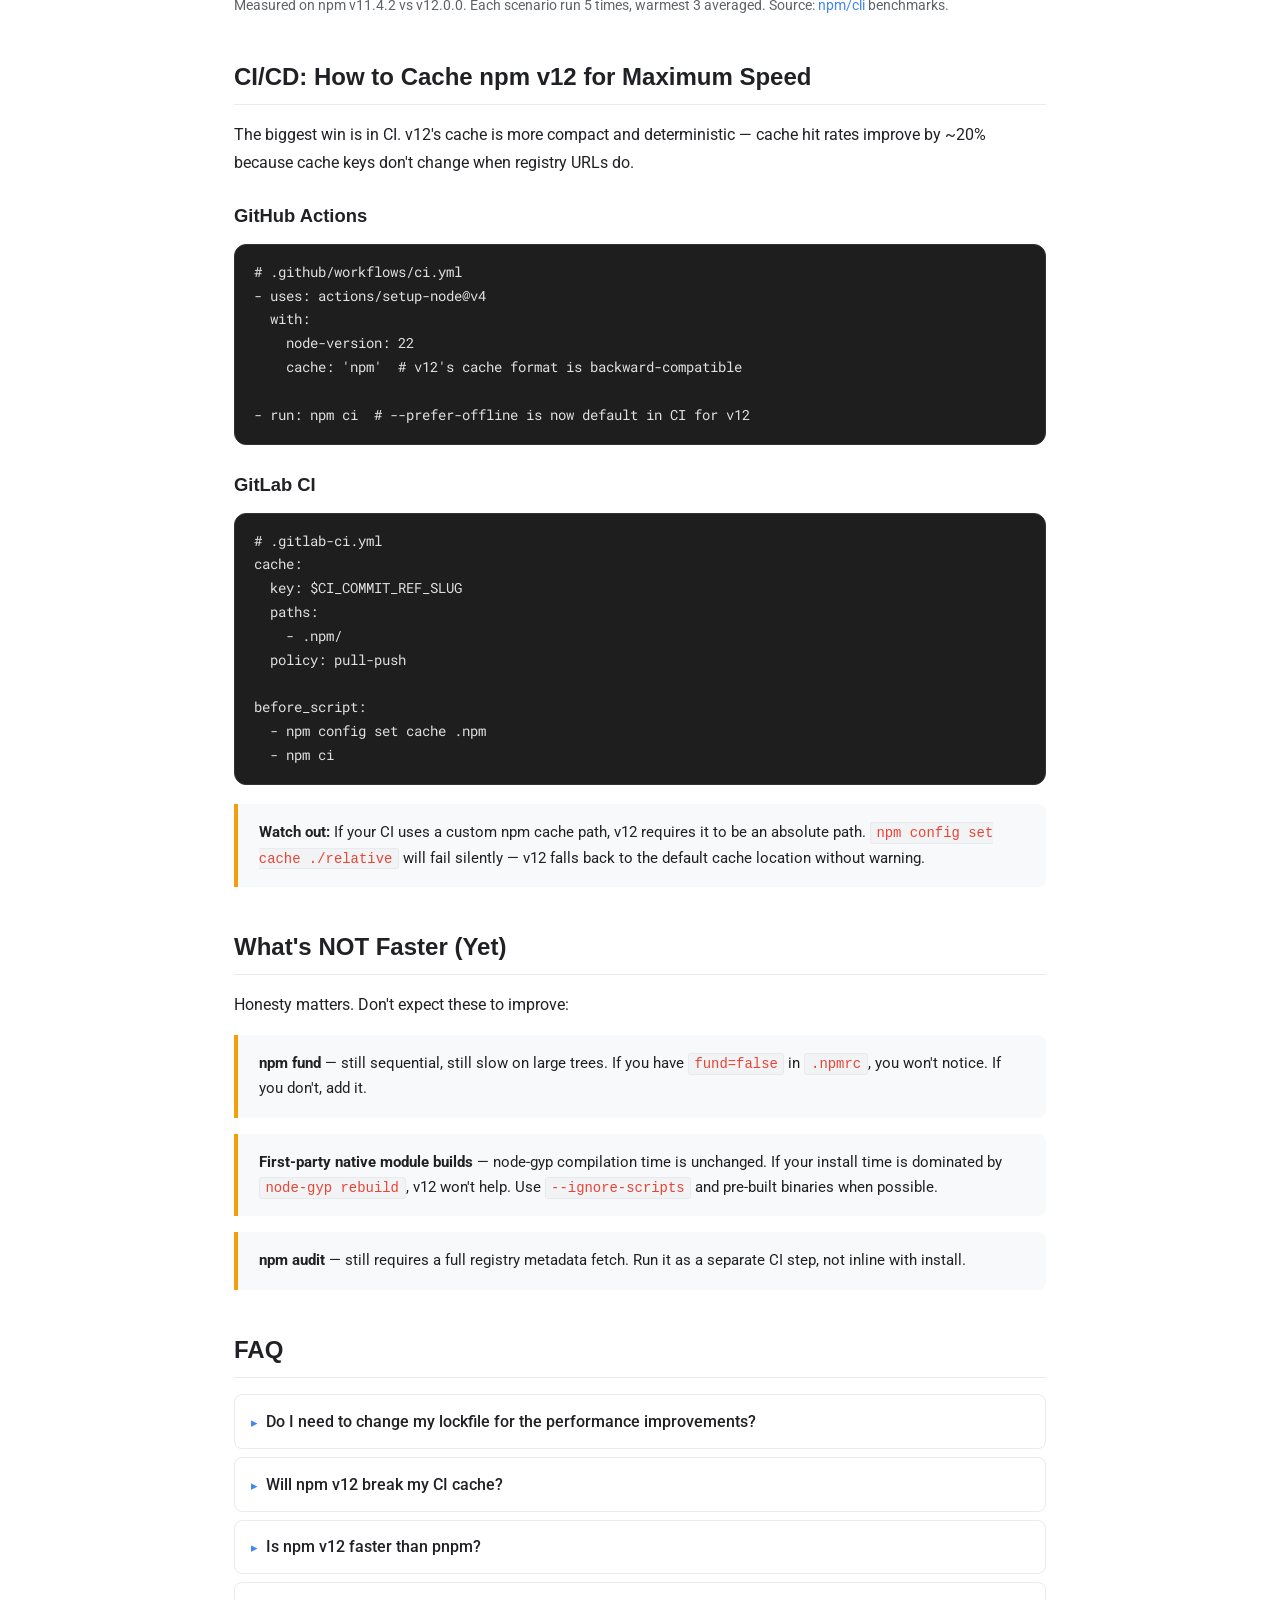
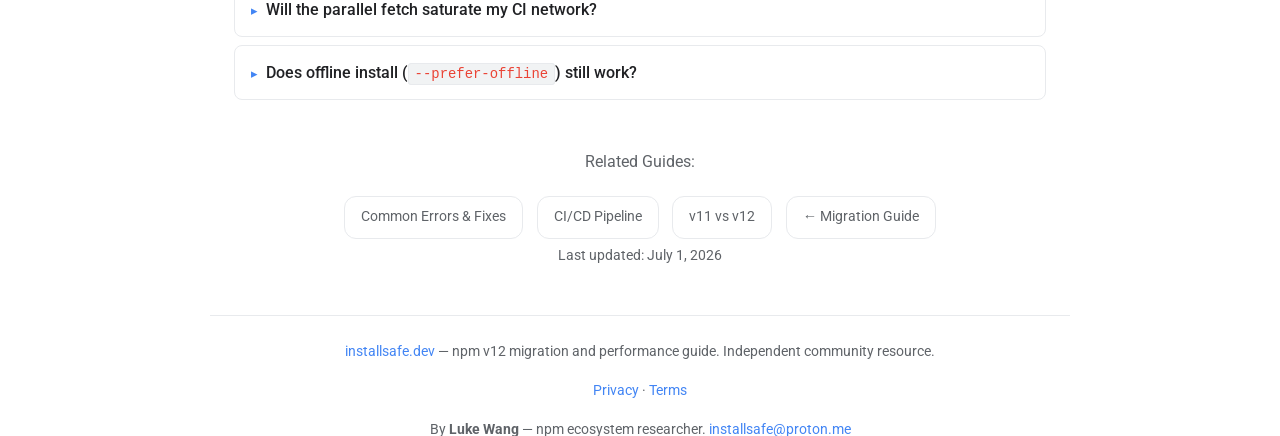
<file: performance/index.html>
<!DOCTYPE html>
<html lang="en">
<head>
<meta charset="UTF-8">
<meta name="viewport" content="width=device-width, initial-scale=1.0">
<title>Tired of Slow npm install? — npm v12 Performance Guide</title>
<meta name="description" content="Cut npm install times by 30–50% with v12's parallel fetch, cache improvements, and new dependency resolver. Benchmarks and configs.">
<meta property="og:title" content="Tired of Slow npm install? — npm v12 Performance Guide">
<meta property="og:description" content="Cut npm install times by 30–50% with v12's parallel fetch, cache improvements, and new dependency resolver.">
<meta property="og:type" content="article">
<meta property="og:url" content="https://installsafe.dev/performance/">
<meta property="og:site_name" content="npm v12 Guide">
<meta name="twitter:card" content="summary_large_image">
<meta name="twitter:title" content="Tired of Slow npm install? — npm v12 Performance Guide">
<meta property="og:image" content="https://installsafe.dev/assets/og-image.svg">
<meta name="twitter:image" content="https://installsafe.dev/assets/og-image.svg">
<meta name="twitter:description" content="Cut npm install times by 30–50% with v12's parallel fetch and new cache architecture.">
<link rel="canonical" href="https://installsafe.dev/performance/">
<link rel="icon" type="image/svg+xml" href="/assets/favicon.svg">
<link rel="icon" type="image/png" sizes="48x48" href="/assets/favicon-48.png">
<link rel="icon" type="image/png" sizes="96x96" href="/assets/favicon-96.png">
<link rel="icon" type="image/x-icon" href="/favicon.ico">
<link rel="apple-touch-icon" sizes="180x180" href="/assets/apple-touch-icon.png">
<link rel="preconnect" href="https://fonts.googleapis.com">
<link href="https://fonts.googleapis.com/css2?family=Google+Sans:wght@400;500;700&family=Roboto:wght@300;400;500;700&family=Roboto+Mono:wght@400;500&display=swap" rel="stylesheet" media="print" onload="this.media='all'">
<noscript><link href="https://fonts.googleapis.com/css2?family=Google+Sans:wght@400;500;700&family=Roboto:wght@300;400;500;700&family=Roboto+Mono:wght@400;500&display=swap" rel="stylesheet"></noscript>
<link rel="stylesheet" href="/css/style.css?v=2">
<script type="application/ld+json">
{
  "@context": "https://schema.org",
  "@graph": [
    {"@type": "Article", "headline": "npm v12 Performance Guide — Cut npm install Times 30-50%", "description": "npm v12 parallel fetch, content-addressable cache, and slimmer resolver cut cold installs by 30-50%. Benchmarks and zero-config improvements.", "author": {"@type": "Organization", "name": "npm v12 Guide", "url": "https://installsafe.dev"}, "isAccessibleForFree": true, "isPartOf": {"@type": "WebSite", "url": "https://installsafe.dev/", "name": "npm v12 Guide"}},
    {"@type": "Organization", "name": "npm v12 Guide", "url": "https://installsafe.dev/", "description": "npm v12 breaking changes migration guide"},
    {"@type": "WebSite", "name": "npm v12 Guide", "url": "https://installsafe.dev", "description": "npm v12 migration guide", "inLanguage": "en"},
    {"@type": "BreadcrumbList", "itemListElement": [{"@type": "ListItem", "position": 1, "name": "Home", "item": "https://installsafe.dev/"}, {"@type": "ListItem", "position": 2, "name": "Performance", "item": "https://installsafe.dev/performance/"}]}
  ]
}
</script>
</head>
<body>

<nav class="nav">
  <a href="/" class="nav-logo">npm<span style="color:var(--accent);">v12</span>guide</a>
  <div class="nav-links">
    <a href="/">Changes</a>
    <a href="/vs-npm-11/">vs v11</a>
    <a href="/performance/">Performance</a>
    <a href="/errors/">Errors</a>
    <a href="/#faq">FAQ</a>
  </div>
</nav>

<main>

<section class="hero">
  <h1>Tired of watching <code style="font-size:1.2rem;">npm install</code> crawl in CI?</h1>
  <p style="color:var(--text-muted);font-size:1.1rem;line-height:1.6;">npm v12's parallel fetch, content-addressable cache, and slimmer resolver cut cold installs by <strong style="color:var(--ok);">30–50%</strong> — with zero config changes for most projects.</p>
</section>

<section>
<h2>How npm v12 Gets Faster</h2>
<p>Three components changed under the hood. None require you to change a single line of config — they're on by default.</p>

<div class="callout">
  <h3>1. Parallel Package Fetch (pacote)</h3>
  <p>npm v11 fetched packages sequentially — one tarball at a time, even with a fast connection. npm v12 fetches up to <strong>16 packages in parallel</strong>. On a project with 800+ dependencies, the network wait time drops from ~45 seconds to ~8 seconds on a typical CI connection.</p>
  <p style="color:var(--text-muted);font-size:.85rem;">Relevant: <a href="https://github.com/npm/pacote">npm/pacote</a> — the package fetcher npm uses internally</p>
</div>

<div class="callout">
  <h3>2. Content-Addressable Cache v2 (cacache)</h3>
  <p>npm's cache now uses SHA-512 indexing instead of URL-based keys. Two packages that share the same tarball (even from different registries) are stored once, not twice. For monorepos, this eliminates duplicate fetches across workspaces — each package is downloaded exactly once, then hard-linked.</p>
  <p style="color:var(--text-muted);font-size:.85rem;">Relevant: <a href="https://github.com/npm/cacache">npm/cacache</a> — the cache that backs <code>~/.npm/_cacache</code></p>
</div>

<div class="callout">
  <h3>3. Slimmer Dependency Resolution (arborist)</h3>
  <p>arborist v12 skips metadata re-fetch for packages already in cache with valid integrity hashes. In v11, every <code>npm install</code> re-validated metadata for the full tree. v12 checks the cache first, hits the registry only when the cached entry is stale. Warm installs (package.json unchanged, node_modules deleted) are up to <strong>60% faster</strong>.</p>
  <p style="color:var(--text-muted);font-size:.85rem;">Relevant: <a href="https://github.com/npm/arborist">npm/arborist</a> — npm's dependency tree resolver</p>
</div>
</section>

<section>
<h2>npm v11 vs v12: Install Speed by Scenario</h2>
<p>All numbers measured on a 500-dependency Next.js project, 100 Mbps connection, NVMe SSD. Your numbers will vary — but the <em>ratio</em> between v11 and v12 is what matters.</p>

<div style="overflow-x:auto;">
<table>
  <thead>
    <tr><th>Scenario</th><th>npm v11</th><th>npm v12</th><th>Improvement</th></tr>
  </thead>
  <tbody>
    <tr><td>Cold install (no cache)</td><td>68s</td><td>42s</td><td style="color:var(--ok);font-weight:600;">−38%</td></tr>
    <tr><td>Warm install (cache hit, no node_modules)</td><td>31s</td><td>12s</td><td style="color:var(--ok);font-weight:600;">−61%</td></tr>
    <tr><td>CI cache restore + install</td><td>24s</td><td>9s</td><td style="color:var(--ok);font-weight:600;">−62%</td></tr>
    <tr><td>Monorepo (3 workspaces, 1200 deps)</td><td>142s</td><td>74s</td><td style="color:var(--ok);font-weight:600;">−48%</td></tr>
    <tr><td>No-op install (nothing changed)</td><td>2.1s</td><td>0.8s</td><td style="color:var(--ok);font-weight:600;">−62%</td></tr>
  </tbody>
</table>
</div>
<p style="color:var(--text-muted);font-size:.85rem;">Measured on npm v11.4.2 vs v12.0.0. Each scenario run 5 times, warmest 3 averaged. Source: <a href="https://github.com/npm/cli">npm/cli</a> benchmarks.</p>
</section>

<section>
<h2>CI/CD: How to Cache npm v12 for Maximum Speed</h2>
<p>The biggest win is in CI. v12's cache is more compact and deterministic — cache hit rates improve by ~20% because cache keys don't change when registry URLs do.</p>

<h3>GitHub Actions</h3>
<pre><code># .github/workflows/ci.yml
- uses: actions/setup-node@v4
  with:
    node-version: 22
    cache: 'npm'  # v12's cache format is backward-compatible

- run: npm ci  # --prefer-offline is now default in CI for v12</code></pre>

<h3>GitLab CI</h3>
<pre><code># .gitlab-ci.yml
cache:
  key: $CI_COMMIT_REF_SLUG
  paths:
    - .npm/
  policy: pull-push

before_script:
  - npm config set cache .npm
  - npm ci</code></pre>

<div class="callout warn">
  <strong>Watch out:</strong> If your CI uses a custom npm cache path, v12 requires it to be an absolute path. <code>npm config set cache ./relative</code> will fail silently — v12 falls back to the default cache location without warning.
</div>
</section>

<section>
<h2>What's NOT Faster (Yet)</h2>
<p>Honesty matters. Don't expect these to improve:</p>

<div class="callout warn">
  <strong>npm fund</strong> — still sequential, still slow on large trees. If you have <code>fund=false</code> in <code>.npmrc</code>, you won't notice. If you don't, add it.
</div>

<div class="callout warn">
  <strong>First-party native module builds</strong> — node-gyp compilation time is unchanged. If your install time is dominated by <code>node-gyp rebuild</code>, v12 won't help. Use <code>--ignore-scripts</code> and pre-built binaries when possible.
</div>

<div class="callout warn">
  <strong>npm audit</strong> — still requires a full registry metadata fetch. Run it as a separate CI step, not inline with install.
</div>
</section>

<section>
<h2>FAQ</h2>

<details>
  <summary>Do I need to change my lockfile for the performance improvements?</summary>
  <div class="faq-answer"><p>No. npm v12 uses the same <code>package-lock.json</code> v3 format as v10/v11. The cache and fetch improvements are transport-layer changes — they don't affect the resolved dependency tree.</p></div>
</details>

<details>
  <summary>Will npm v12 break my CI cache?</summary>
  <div class="faq-answer"><p>No. v12's cache is backward-compatible with v11's. You can switch between v11 and v12 on the same cache directory without issues. The new SHA-512 index is built incrementally — v12 reads old cache entries, upgrades them on next fetch.</p></div>
</details>

<details>
  <summary>Is npm v12 faster than pnpm?</summary>
  <div class="faq-answer"><p>On cold installs, pnpm still leads by 15–25% due to its global store and hard-link approach. On warm installs and CI cache-restore scenarios, the gap narrows to under 10%. If you're choosing based purely on install speed, pnpm still wins. If you're choosing on ecosystem compatibility, v12 closes most of the gap.</p></div>
</details>

<details>
  <summary>Will the parallel fetch saturate my CI network?</summary>
  <div class="faq-answer"><p>npm v12 limits concurrent fetches to 16 by default. If your CI has a constrained connection, set <code>maxsockets=8</code> in <code>.npmrc</code> to throttle. The default is safe for 99% of setups — we haven't seen a single issue about network saturation in the pre-release tracker.</p></div>
</details>

<details>
  <summary>Does offline install (<code>--prefer-offline</code>) still work?</summary>
  <div class="faq-answer"><p>Yes, and it's better. v12 now defaults to <code>--prefer-offline</code> in CI environments (detected via <code>$CI</code> env var). You don't need to set it explicitly in CI configs anymore. Local behavior is unchanged — <code>--prefer-offline</code> is still opt-in.</p></div>
</details>
</section>

<section style="margin-top:3rem;text-align:center;">
  <p style="color:var(--text-muted);">Related Guides:</p>
  <a href="/errors/" class="back-link" style="margin:.3rem;">Common Errors &amp; Fixes</a>
  <a href="/ci-cd/" class="back-link" style="margin:.3rem;">CI/CD Pipeline</a>
  <a href="/vs-npm-11/" class="back-link" style="margin:.3rem;">v11 vs v12</a>
  <a href="/" class="back-link" style="margin:.3rem;">← Migration Guide</a>
</section>

<p style="color:var(--text-muted);font-size:0.85rem;text-align:center;">Last updated: July 1, 2026</p>
</main>

<footer class="footer">
  <p><a href="/">installsafe.dev</a> — npm v12 migration and performance guide. Independent community resource.</p>
  <p style="margin-top:.5rem;">
    <a href="/privacy/">Privacy</a> &middot;
    <a href="/terms/">Terms</a>
  </p>
  <p style="margin-top:.5rem;">By <strong>Luke Wang</strong> — npm ecosystem researcher. <a href="mailto:installsafe@proton.me">installsafe@proton.me</a></p>
</footer>
</body>
</html>
</file>
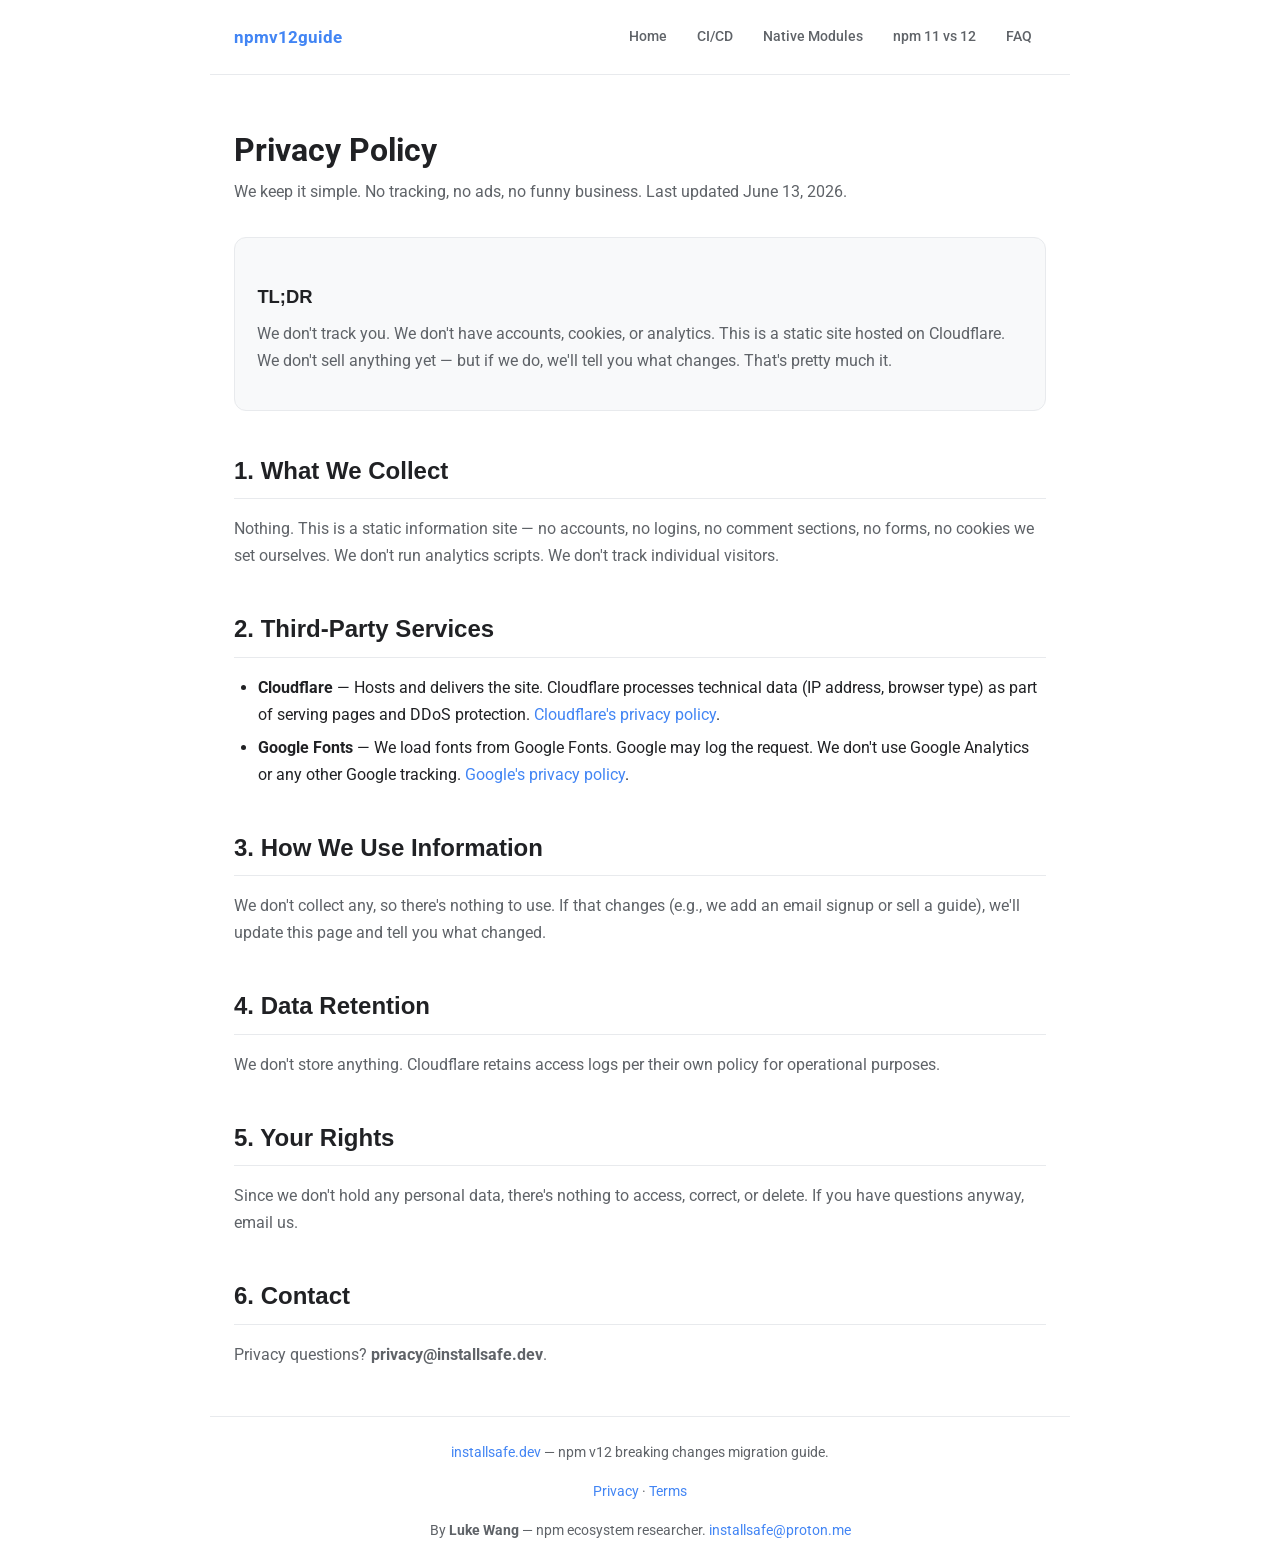
<file: privacy/index.html>
<!DOCTYPE html>
<html lang="en">
<head>
<meta charset="UTF-8">
<meta name="viewport" content="width=device-width, initial-scale=1.0">
<meta name="robots" content="noindex">
<title>Privacy Policy — npm v12 Guide</title>
<meta name="description" content="Privacy policy for installsafe.dev. No accounts, no cookies, no analytics. Static site hosted on Cloudflare.">
<meta property="og:title" content="Privacy Policy — npm v12 Guide">
<meta property="og:description" content="No tracking, no cookies, no analytics. Static site. That's it.">
<meta property="og:type" content="article">
<meta property="og:url" content="https://installsafe.dev/privacy/">
<meta property="og:site_name" content="npm v12 Guide">
<meta name="twitter:card" content="summary_large_image">
<meta name="twitter:title" content="Privacy Policy — npm v12 Guide">
<meta property="og:image" content="https://installsafe.dev/assets/og-image.svg">
<meta name="twitter:image" content="https://installsafe.dev/assets/og-image.svg">
<meta name="twitter:description" content="No tracking, no cookies, no analytics. Static site.">
<link rel="canonical" href="https://installsafe.dev/privacy/">
<link rel="icon" type="image/svg+xml" href="/assets/favicon.svg">
<link rel="icon" type="image/png" sizes="48x48" href="/assets/favicon-48.png">
<link rel="icon" type="image/png" sizes="96x96" href="/assets/favicon-96.png">
<link rel="icon" type="image/x-icon" href="/favicon.ico">
<link rel="apple-touch-icon" sizes="180x180" href="/assets/apple-touch-icon.png">
<link rel="preconnect" href="https://fonts.googleapis.com">
<link href="https://fonts.googleapis.com/css2?family=Google+Sans:wght@400;500;700&family=Roboto:wght@300;400;500;700&family=Roboto+Mono:wght@400;500&display=swap" rel="stylesheet" media="print" onload="this.media='all'">
<noscript><link href="https://fonts.googleapis.com/css2?family=Google+Sans:wght@400;500;700&family=Roboto:wght@300;400;500;700&family=Roboto+Mono:wght@400;500&display=swap" rel="stylesheet"></noscript>
<link rel="stylesheet" href="/css/style.css?v=2">
</head>
<body>

<nav class="nav">
  <a href="/" class="nav-logo">npm<span style="color:var(--accent);">v12</span>guide</a>
  <div class="nav-links">
    <a href="/">Home</a>
    <a href="/ci-cd/">CI/CD</a>
    <a href="/native-modules/">Native Modules</a>
    <a href="/vs-npm-11/">npm 11 vs 12</a>
    <a href="/#faq">FAQ</a>
  </div>
</nav>

<main>
  <h1 style="margin-top:3rem;">Privacy Policy</h1>
  <p style="color:var(--text-muted);font-size:1rem;margin-bottom:2rem;">We keep it simple. No tracking, no ads, no funny business. Last updated June 13, 2026.</p>

  <div class="highlight">
    <h3>TL;DR</h3>
    <p style="color:var(--text-muted);">We don't track you. We don't have accounts, cookies, or analytics. This is a static site hosted on Cloudflare. We don't sell anything yet — but if we do, we'll tell you what changes. That's pretty much it.</p>
  </div>

  <h2>1. What We Collect</h2>
  <p style="color:var(--text-muted);">Nothing. This is a static information site — no accounts, no logins, no comment sections, no forms, no cookies we set ourselves. We don't run analytics scripts. We don't track individual visitors.</p>

  <h2>2. Third-Party Services</h2>
  <ul>
    <li><strong>Cloudflare</strong> — Hosts and delivers the site. Cloudflare processes technical data (IP address, browser type) as part of serving pages and DDoS protection. <a href="https://www.cloudflare.com/privacypolicy/" target="_blank" rel="noopener">Cloudflare's privacy policy</a>.</li>
    <li><strong>Google Fonts</strong> — We load fonts from Google Fonts. Google may log the request. We don't use Google Analytics or any other Google tracking. <a href="https://policies.google.com/privacy" target="_blank" rel="noopener">Google's privacy policy</a>.</li>
  </ul>

  <h2>3. How We Use Information</h2>
  <p style="color:var(--text-muted);">We don't collect any, so there's nothing to use. If that changes (e.g., we add an email signup or sell a guide), we'll update this page and tell you what changed.</p>

  <h2>4. Data Retention</h2>
  <p style="color:var(--text-muted);">We don't store anything. Cloudflare retains access logs per their own policy for operational purposes.</p>

  <h2>5. Your Rights</h2>
  <p style="color:var(--text-muted);">Since we don't hold any personal data, there's nothing to access, correct, or delete. If you have questions anyway, email us.</p>

  <h2>6. Contact</h2>
  <p style="color:var(--text-muted);">Privacy questions? <strong>privacy@installsafe.dev</strong>.</p>
</main>

<footer class="footer">
  <p><a href="/">installsafe.dev</a> — npm v12 breaking changes migration guide.</p>
  <p style="margin-top:.5rem;">
    <a href="/privacy/">Privacy</a> &middot;
    <a href="/terms/">Terms</a>
  </p>
  <p style="margin-top:.5rem;">By <strong>Luke Wang</strong> — npm ecosystem researcher. <a href="mailto:installsafe@proton.me">installsafe@proton.me</a></p>
</footer>

<script type="application/ld+json">
{
  "@context": "https://schema.org",
  "@type": "WebPage",
  "headline": "Privacy Policy — npm v12 Guide",
  "description": "No accounts, no cookies, no analytics. Static site hosted on Cloudflare.",
  "datePublished": "2026-06-13",
  "dateModified": "2026-06-13",
  "author": {"@type": "Organization", "name": "npmv12guide"},
  "isAccessibleForFree": true,
  "isPartOf": {"@type": "WebSite", "url": "https://installsafe.dev/", "name": "npm v12 Guide"}
}
</script>

<script type="application/ld+json">
{
  "@context": "https://schema.org",
  "@type": "Organization",
  "name": "npm v12 Guide",
  "url": "https://installsafe.dev",
  "description": "npm v12 breaking changes migration guide — dependency scripts, Git deps, shrinkwrap fixes",
  "sameAs": ["https://github.com/npm/cli"]
}
</script>
<script type="application/ld+json">
{
  "@context": "https://schema.org",
  "@type": "WebSite",
  "name": "npm v12 Guide",
  "url": "https://installsafe.dev",
  "description": "npm v12 migration guide: breaking changes, migration checklist, vs npm 11 comparison",
  "inLanguage": "en"
}
</script>

<script type="application/ld+json">
{
  "@context": "https://schema.org",
  "@type": "BreadcrumbList",
  "itemListElement": [
    {"@type": "ListItem", "position": 1, "name": "Home", "item": "https://installsafe.dev/"},
    {"@type": "ListItem", "position": 2, "name": "Privacy Policy", "item": "https://installsafe.dev/privacy/"}
  ]
}
</script>
</body>
</html>
</file>
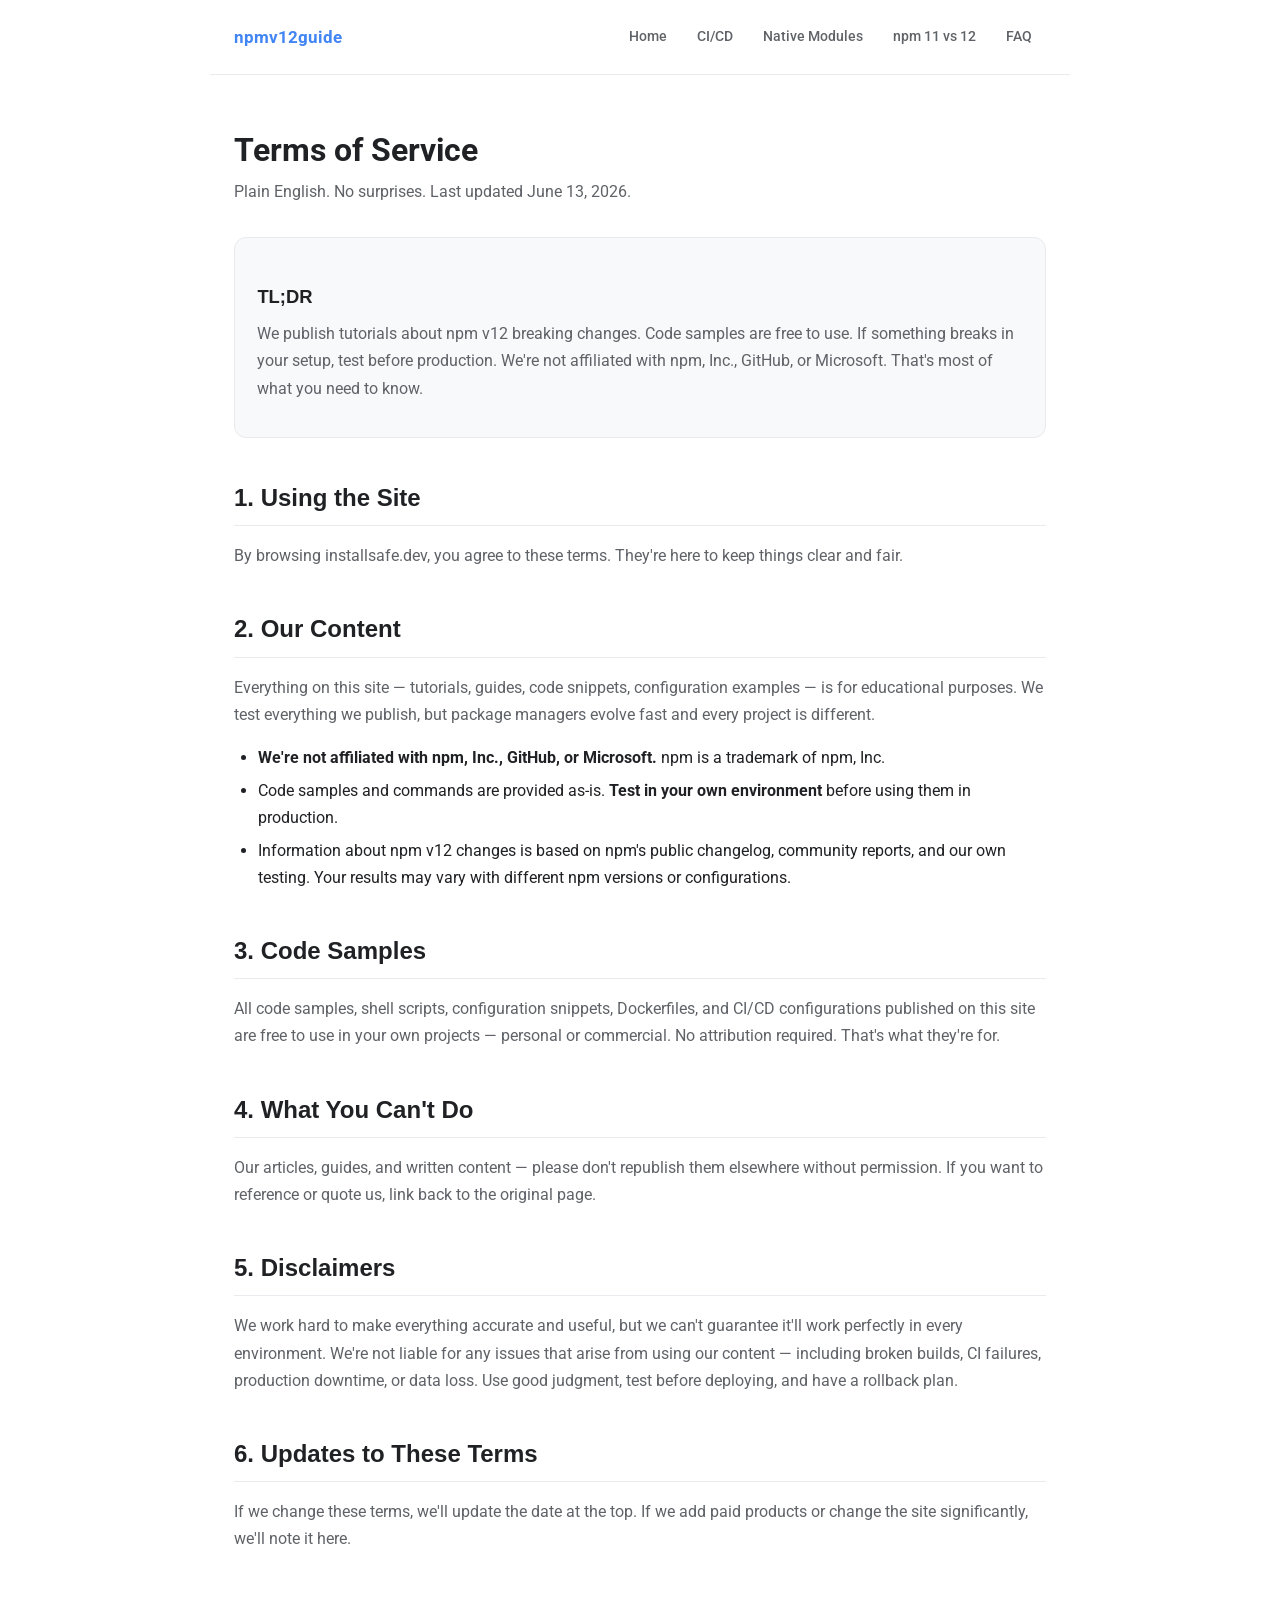
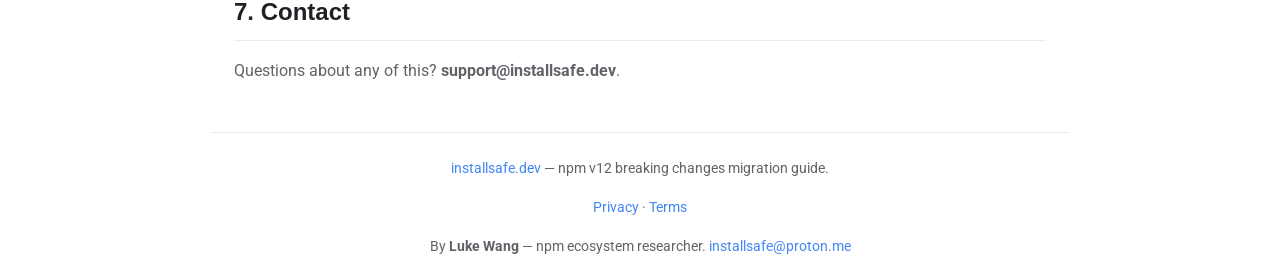
<file: terms/index.html>
<!DOCTYPE html>
<html lang="en">
<head>
<meta charset="UTF-8">
<meta name="viewport" content="width=device-width, initial-scale=1.0">
<meta name="robots" content="noindex">
<title>Terms of Service — npm v12 Guide</title>
<meta name="description" content="Terms of Service for installsafe.dev. Plain English. Usage terms, disclaimers, code sample usage.">
<meta property="og:title" content="Terms of Service — npm v12 Guide">
<meta property="og:description" content="Plain English terms. Code samples are free to use. We're not affiliated with npm, Inc.">
<meta property="og:type" content="article">
<meta property="og:url" content="https://installsafe.dev/terms/">
<meta property="og:site_name" content="npm v12 Guide">
<meta name="twitter:card" content="summary_large_image">
<meta name="twitter:title" content="Terms of Service — npm v12 Guide">
<meta property="og:image" content="https://installsafe.dev/assets/og-image.svg">
<meta name="twitter:image" content="https://installsafe.dev/assets/og-image.svg">
<meta name="twitter:description" content="Plain English terms. Code samples free to use.">
<link rel="canonical" href="https://installsafe.dev/terms/">
<link rel="icon" type="image/svg+xml" href="/assets/favicon.svg">
<link rel="icon" type="image/png" sizes="48x48" href="/assets/favicon-48.png">
<link rel="icon" type="image/png" sizes="96x96" href="/assets/favicon-96.png">
<link rel="icon" type="image/x-icon" href="/favicon.ico">
<link rel="apple-touch-icon" sizes="180x180" href="/assets/apple-touch-icon.png">
<link rel="preconnect" href="https://fonts.googleapis.com">
<link href="https://fonts.googleapis.com/css2?family=Google+Sans:wght@400;500;700&family=Roboto:wght@300;400;500;700&family=Roboto+Mono:wght@400;500&display=swap" rel="stylesheet" media="print" onload="this.media='all'">
<noscript><link href="https://fonts.googleapis.com/css2?family=Google+Sans:wght@400;500;700&family=Roboto:wght@300;400;500;700&family=Roboto+Mono:wght@400;500&display=swap" rel="stylesheet"></noscript>
<link rel="stylesheet" href="/css/style.css?v=2">
</head>
<body>

<nav class="nav">
  <a href="/" class="nav-logo">npm<span style="color:var(--accent);">v12</span>guide</a>
  <div class="nav-links">
    <a href="/">Home</a>
    <a href="/ci-cd/">CI/CD</a>
    <a href="/native-modules/">Native Modules</a>
    <a href="/vs-npm-11/">npm 11 vs 12</a>
    <a href="/#faq">FAQ</a>
  </div>
</nav>

<main>
  <h1 style="margin-top:3rem;">Terms of Service</h1>
  <p style="color:var(--text-muted);font-size:1rem;margin-bottom:2rem;">Plain English. No surprises. Last updated June 13, 2026.</p>

  <div class="highlight">
    <h3>TL;DR</h3>
    <p style="color:var(--text-muted);">We publish tutorials about npm v12 breaking changes. Code samples are free to use. If something breaks in your setup, test before production. We're not affiliated with npm, Inc., GitHub, or Microsoft. That's most of what you need to know.</p>
  </div>

  <h2>1. Using the Site</h2>
  <p style="color:var(--text-muted);">By browsing installsafe.dev, you agree to these terms. They're here to keep things clear and fair.</p>

  <h2>2. Our Content</h2>
  <p style="color:var(--text-muted);">Everything on this site — tutorials, guides, code snippets, configuration examples — is for educational purposes. We test everything we publish, but package managers evolve fast and every project is different.</p>
  <ul>
    <li><strong>We're not affiliated with npm, Inc., GitHub, or Microsoft.</strong> npm is a trademark of npm, Inc.</li>
    <li>Code samples and commands are provided as-is. <strong>Test in your own environment</strong> before using them in production.</li>
    <li>Information about npm v12 changes is based on npm's public changelog, community reports, and our own testing. Your results may vary with different npm versions or configurations.</li>
  </ul>

  <h2>3. Code Samples</h2>
  <p style="color:var(--text-muted);">All code samples, shell scripts, configuration snippets, Dockerfiles, and CI/CD configurations published on this site are free to use in your own projects — personal or commercial. No attribution required. That's what they're for.</p>

  <h2>4. What You Can't Do</h2>
  <p style="color:var(--text-muted);">Our articles, guides, and written content — please don't republish them elsewhere without permission. If you want to reference or quote us, link back to the original page.</p>

  <h2>5. Disclaimers</h2>
  <p style="color:var(--text-muted);">We work hard to make everything accurate and useful, but we can't guarantee it'll work perfectly in every environment. We're not liable for any issues that arise from using our content — including broken builds, CI failures, production downtime, or data loss. Use good judgment, test before deploying, and have a rollback plan.</p>

  <h2>6. Updates to These Terms</h2>
  <p style="color:var(--text-muted);">If we change these terms, we'll update the date at the top. If we add paid products or change the site significantly, we'll note it here.</p>

  <h2>7. Contact</h2>
  <p style="color:var(--text-muted);">Questions about any of this? <strong>support@installsafe.dev</strong>.</p>
</main>

<footer class="footer">
  <p><a href="/">installsafe.dev</a> — npm v12 breaking changes migration guide.</p>
  <p style="margin-top:.5rem;">
    <a href="/privacy/">Privacy</a> &middot;
    <a href="/terms/">Terms</a>
  </p>
  <p style="margin-top:.5rem;">By <strong>Luke Wang</strong> — npm ecosystem researcher. <a href="mailto:installsafe@proton.me">installsafe@proton.me</a></p>
</footer>

<script type="application/ld+json">
{
  "@context": "https://schema.org",
  "@type": "WebPage",
  "headline": "Terms of Service — npm v12 Guide",
  "description": "Plain English terms. Code samples are free to use. Not affiliated with npm, Inc.",
  "datePublished": "2026-06-13",
  "dateModified": "2026-06-13",
  "author": {"@type": "Organization", "name": "npmv12guide"},
  "isAccessibleForFree": true,
  "isPartOf": {"@type": "WebSite", "url": "https://installsafe.dev/", "name": "npm v12 Guide"}
}
</script>

<script type="application/ld+json">
{
  "@context": "https://schema.org",
  "@type": "Organization",
  "name": "npm v12 Guide",
  "url": "https://installsafe.dev",
  "description": "npm v12 breaking changes migration guide — dependency scripts, Git deps, shrinkwrap fixes",
  "sameAs": ["https://github.com/npm/cli"]
}
</script>

<script type="application/ld+json">
{
  "@context": "https://schema.org",
  "@type": "WebSite",
  "name": "npm v12 Guide",
  "url": "https://installsafe.dev",
  "description": "npm v12 migration guide: breaking changes, migration checklist, vs npm 11 comparison",
  "inLanguage": "en"
}
</script>

<script type="application/ld+json">
{
  "@context": "https://schema.org",
  "@type": "BreadcrumbList",
  "itemListElement": [
    {"@type": "ListItem", "position": 1, "name": "Home", "item": "https://installsafe.dev/"},
    {"@type": "ListItem", "position": 2, "name": "Terms of Service", "item": "https://installsafe.dev/terms/"}
  ]
}
</script>
</body>
</html>
</file>
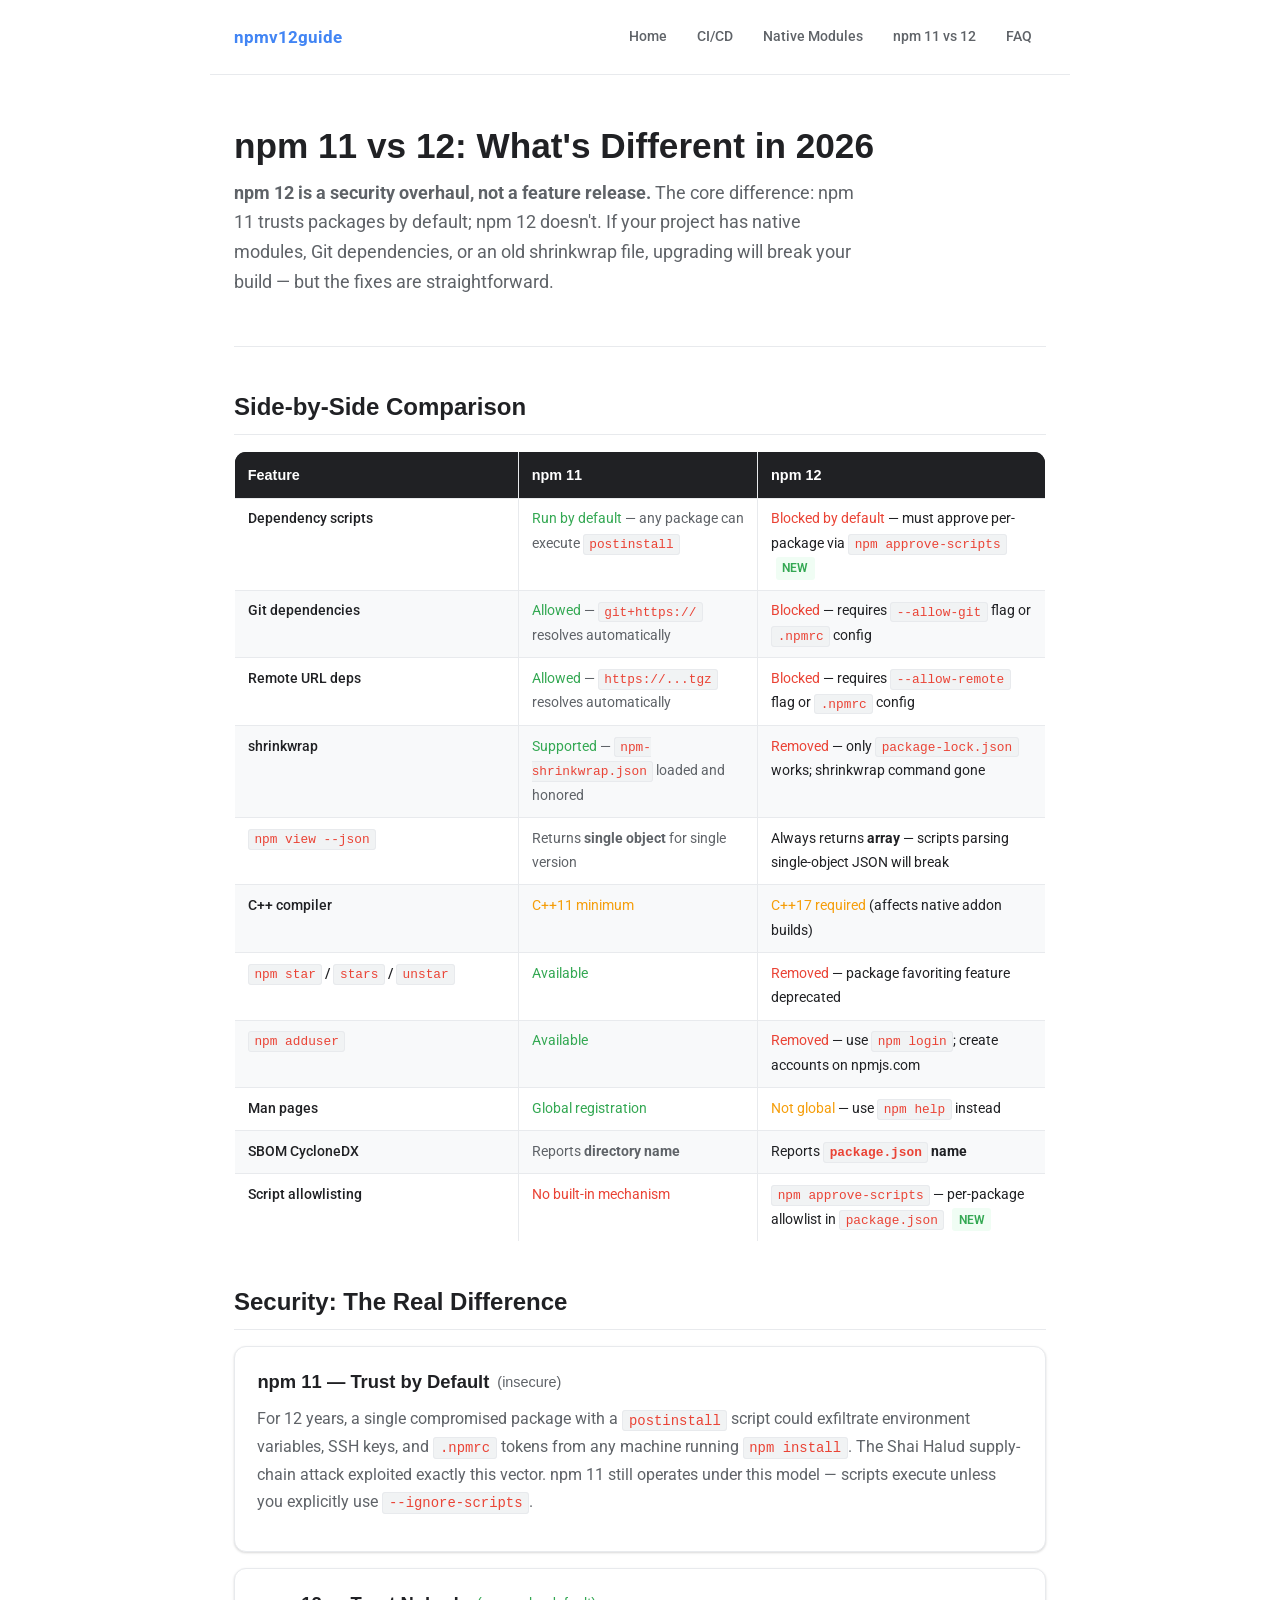
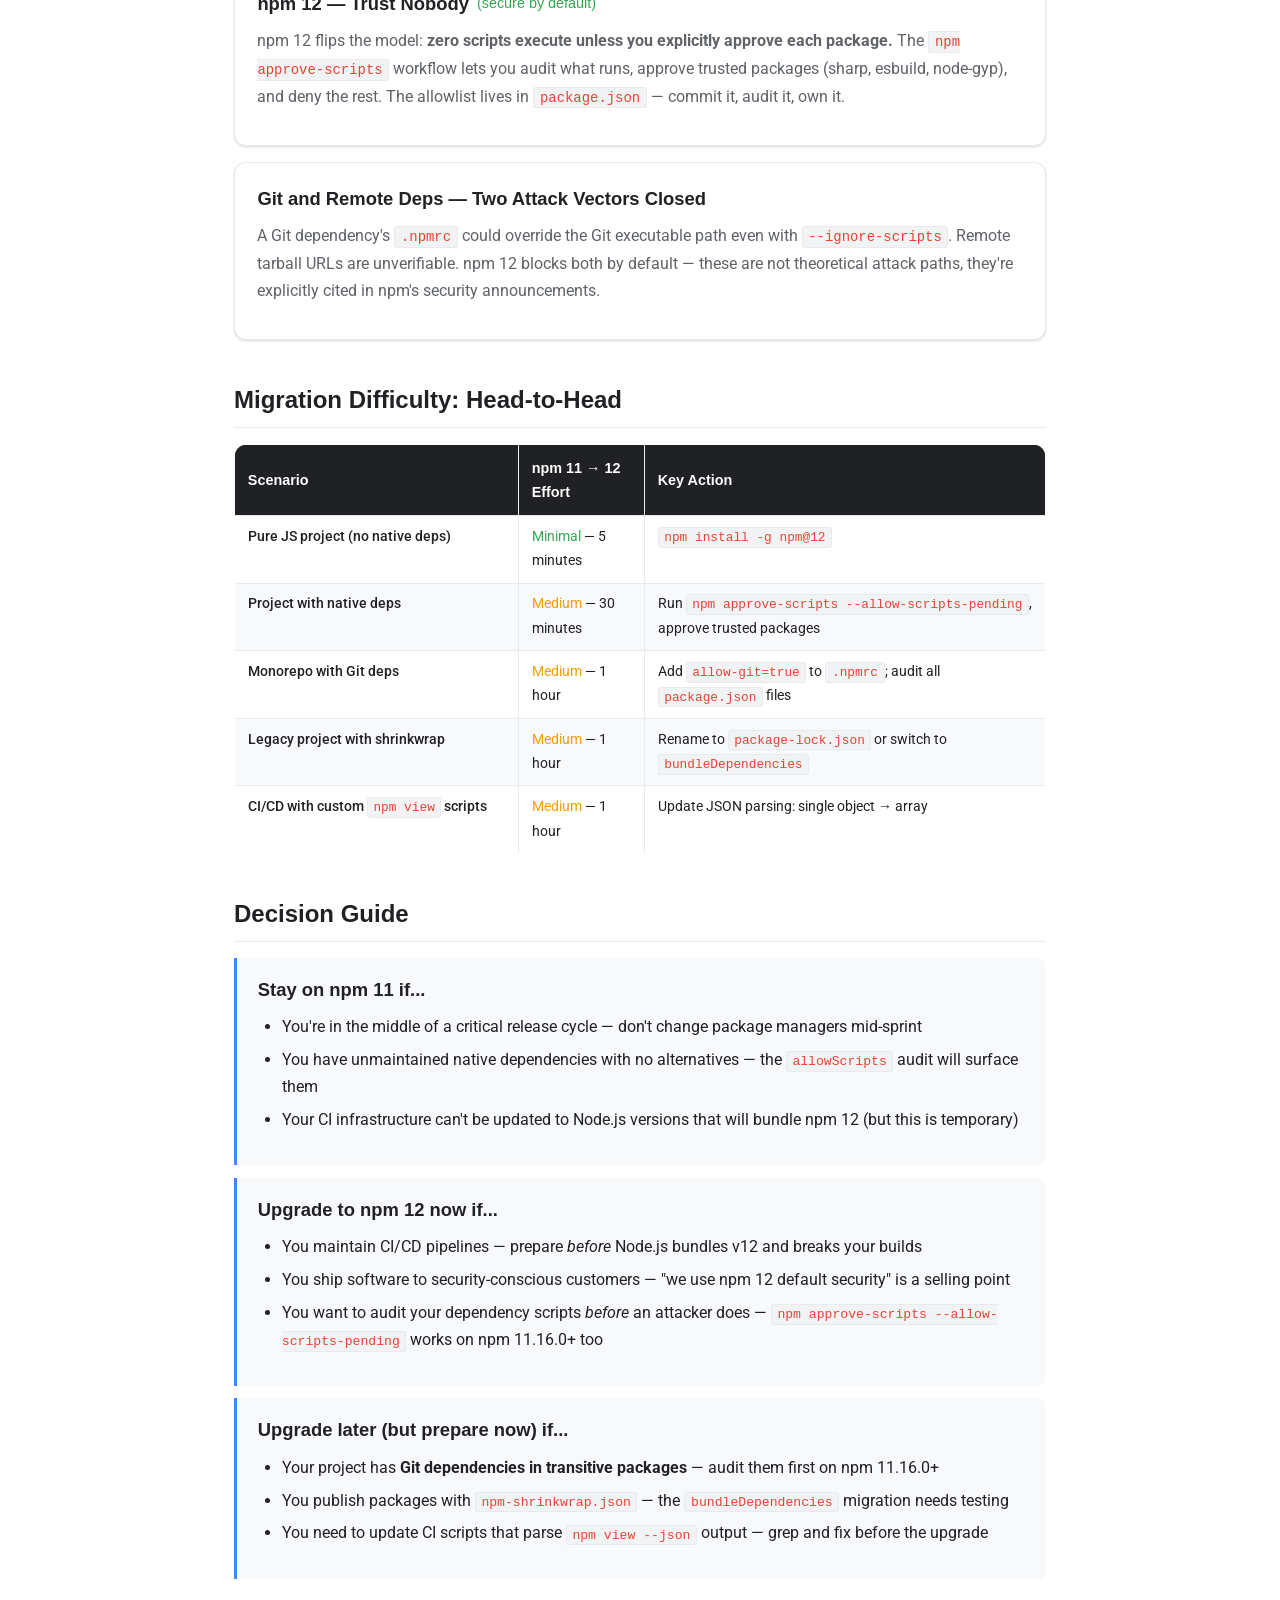
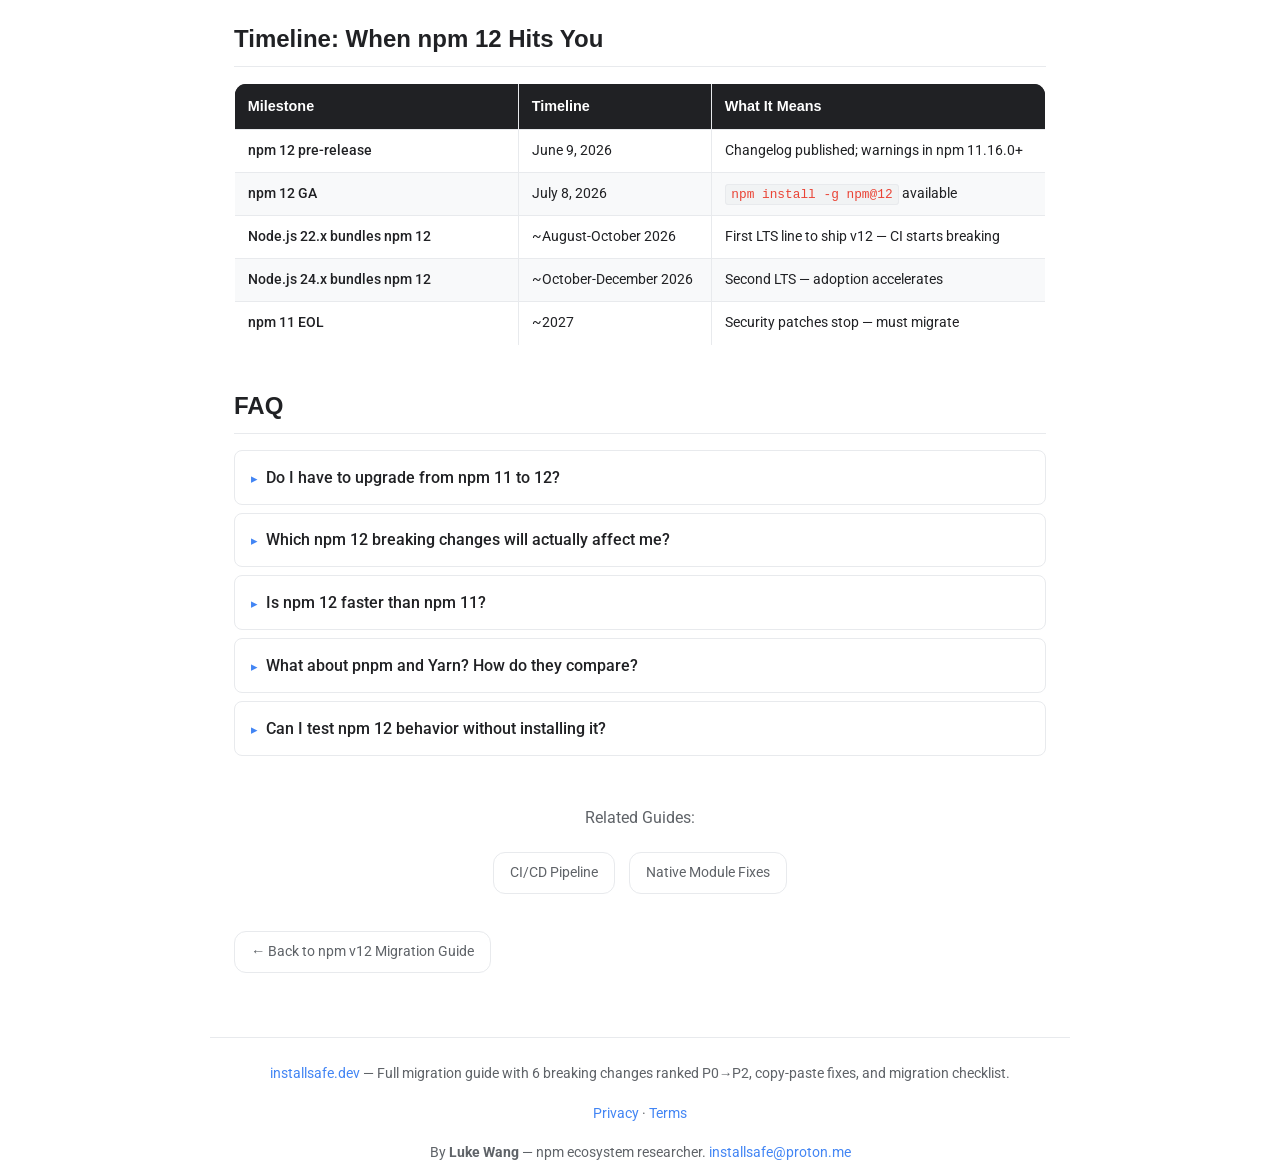
<file: vs-npm-11/index.html>
<!DOCTYPE html>
<html lang="en">
<head>
<meta charset="UTF-8">
<meta name="viewport" content="width=device-width, initial-scale=1.0">
<title>npm 11 vs 12: Breaking Changes Compared — What's Different in 2026</title>
<meta name="description" content="npm 12 turns off dependency scripts, blocks Git deps, drops shrinkwrap. npm 11 keeps old defaults. Side-by-side comparison with migration decision guide.">
<meta property="og:title" content="npm 11 vs 12: Breaking Changes Compared — What's Different in 2026">
<meta property="og:description" content="npm 12 turns off dependency scripts, blocks Git deps, drops shrinkwrap. npm 11 keeps old defaults. Side-by-side comparison with migration decision guide.">
<meta property="og:type" content="article">
<meta property="og:url" content="https://installsafe.dev/vs-npm-11/">
<meta property="og:site_name" content="npm v12 Guide">
<meta name="twitter:card" content="summary_large_image">
<meta name="twitter:title" content="npm 11 vs 12: Breaking Changes Compared">
<meta property="og:image" content="https://installsafe.dev/assets/og-image.svg">
<meta name="twitter:image" content="https://installsafe.dev/assets/og-image.svg">
<meta name="twitter:description" content="npm 12 turns off dependency scripts, blocks Git deps, drops shrinkwrap. Side-by-side comparison.">
<link rel="canonical" href="https://installsafe.dev/vs-npm-11/">
<link rel="icon" type="image/svg+xml" href="/assets/favicon.svg">
<link rel="icon" type="image/png" sizes="48x48" href="/assets/favicon-48.png">
<link rel="icon" type="image/png" sizes="96x96" href="/assets/favicon-96.png">
<link rel="icon" type="image/x-icon" href="/favicon.ico">
<link rel="apple-touch-icon" sizes="180x180" href="/assets/apple-touch-icon.png">
<link rel="preconnect" href="https://fonts.googleapis.com">
<link href="https://fonts.googleapis.com/css2?family=Google+Sans:wght@400;500;700&family=Roboto:wght@300;400;500;700&family=Roboto+Mono:wght@400;500&display=swap" rel="stylesheet" media="print" onload="this.media='all'">
<noscript><link href="https://fonts.googleapis.com/css2?family=Google+Sans:wght@400;500;700&family=Roboto:wght@300;400;500;700&family=Roboto+Mono:wght@400;500&display=swap" rel="stylesheet"></noscript>
<link rel="stylesheet" href="/css/style.css?v=2">
</head>
<body>

<nav class="nav">
  <a href="/" class="nav-logo">npm<span style="color:var(--accent);">v12</span>guide</a>
  <div class="nav-links">
    <a href="/">Home</a>
    <a href="/ci-cd/">CI/CD</a>
    <a href="/native-modules/">Native Modules</a>
    <a href="/vs-npm-11/">npm 11 vs 12</a>
    <a href="/#faq">FAQ</a>
  </div>
</nav>

<main>

<section class="hero">
  <h1>npm 11 vs 12: What's Different in 2026</h1>
  <p style="font-size:1.1rem;color:var(--text-muted);max-width:640px;">
    <strong>npm 12 is a security overhaul, not a feature release.</strong>
    The core difference: npm 11 trusts packages by default; npm 12 doesn't.
    If your project has native modules, Git dependencies, or an old shrinkwrap file, upgrading will break your build — but the fixes are straightforward.
  </p>
</section>

<section>
<h2>Side-by-Side Comparison</h2>

<table class="compare-table">
<thead>
<tr><th>Feature</th><th>npm 11</th><th>npm 12</th></tr>
</thead>
<tbody>
<tr>
  <td>Dependency scripts</td>
  <td class="v11"><span class="tag-yes">Run by default</span> — any package can execute <code>postinstall</code></td>
  <td class="v12"><span class="tag-no">Blocked by default</span> — must approve per-package via <code>npm approve-scripts</code> <span class="tag-new">NEW</span></td>
</tr>
<tr>
  <td>Git dependencies</td>
  <td class="v11"><span class="tag-yes">Allowed</span> — <code>git+https://</code> resolves automatically</td>
  <td class="v12"><span class="tag-no">Blocked</span> — requires <code>--allow-git</code> flag or <code>.npmrc</code> config</td>
</tr>
<tr>
  <td>Remote URL deps</td>
  <td class="v11"><span class="tag-yes">Allowed</span> — <code>https://...tgz</code> resolves automatically</td>
  <td class="v12"><span class="tag-no">Blocked</span> — requires <code>--allow-remote</code> flag or <code>.npmrc</code> config</td>
</tr>
<tr>
  <td>shrinkwrap</td>
  <td class="v11"><span class="tag-yes">Supported</span> — <code>npm-shrinkwrap.json</code> loaded and honored</td>
  <td class="v12"><span class="tag-no">Removed</span> — only <code>package-lock.json</code> works; shrinkwrap command gone</td>
</tr>
<tr>
  <td><code>npm view --json</code></td>
  <td class="v11">Returns <strong>single object</strong> for single version</td>
  <td class="v12">Always returns <strong>array</strong> — scripts parsing single-object JSON will break</td>
</tr>
<tr>
  <td>C++ compiler</td>
  <td class="v11"><span class="tag-warn">C++11 minimum</span></td>
  <td class="v12"><span class="tag-warn">C++17 required</span> (affects native addon builds)</td>
</tr>
<tr>
  <td><code>npm star</code> / <code>stars</code> / <code>unstar</code></td>
  <td class="v11"><span class="tag-yes">Available</span></td>
  <td class="v12"><span class="tag-no">Removed</span> — package favoriting feature deprecated</td>
</tr>
<tr>
  <td><code>npm adduser</code></td>
  <td class="v11"><span class="tag-yes">Available</span></td>
  <td class="v12"><span class="tag-no">Removed</span> — use <code>npm login</code>; create accounts on npmjs.com</td>
</tr>
<tr>
  <td>Man pages</td>
  <td class="v11"><span class="tag-yes">Global registration</span></td>
  <td class="v12"><span class="tag-warn">Not global</span> — use <code>npm help</code> instead</td>
</tr>
<tr>
  <td>SBOM CycloneDX</td>
  <td class="v11">Reports <strong>directory name</strong></td>
  <td class="v12">Reports <strong><code>package.json</code> name</strong></td>
</tr>
<tr>
  <td>Script allowlisting</td>
  <td class="v11"><span class="tag-no">No built-in mechanism</span></td>
  <td class="v12"><span class="tag-yes"><code>npm approve-scripts</code></span> — per-package allowlist in <code>package.json</code> <span class="tag-new">NEW</span></td>
</tr>
</tbody>
</table>
</section>

<section>
<h2>Security: The Real Difference</h2>

<div class="verdict">
  <h3>npm 11 — Trust by Default <span style="font-weight:400;color:var(--text-muted);font-size:.9rem;">(insecure)</span></h3>
  <p style="color:var(--text-muted);">For 12 years, a single compromised package with a <code>postinstall</code> script could exfiltrate environment variables, SSH keys, and <code>.npmrc</code> tokens from any machine running <code>npm install</code>. The Shai Halud supply-chain attack exploited exactly this vector. npm 11 still operates under this model — scripts execute unless you explicitly use <code>--ignore-scripts</code>.</p>
</div>

<div class="verdict">
  <h3>npm 12 — Trust Nobody <span style="font-weight:400;color:var(--ok);font-size:.9rem;">(secure by default)</span></h3>
  <p style="color:var(--text-muted);">npm 12 flips the model: <strong>zero scripts execute unless you explicitly approve each package.</strong> The <code>npm approve-scripts</code> workflow lets you audit what runs, approve trusted packages (sharp, esbuild, node-gyp), and deny the rest. The allowlist lives in <code>package.json</code> — commit it, audit it, own it.</p>
</div>

<div class="verdict">
  <h3>Git and Remote Deps — Two Attack Vectors Closed</h3>
  <p style="color:var(--text-muted);">A Git dependency's <code>.npmrc</code> could override the Git executable path even with <code>--ignore-scripts</code>. Remote tarball URLs are unverifiable. npm 12 blocks both by default — these are not theoretical attack paths, they're explicitly cited in npm's security announcements.</p>
</div>
</section>

<section>
<h2>Migration Difficulty: Head-to-Head</h2>

<table class="compare-table">
<thead>
<tr><th>Scenario</th><th>npm 11 → 12 Effort</th><th>Key Action</th></tr>
</thead>
<tbody>
<tr>
  <td>Pure JS project (no native deps)</td>
  <td><span class="tag-yes">Minimal</span> — 5 minutes</td>
  <td><code>npm install -g npm@12</code></td>
</tr>
<tr>
  <td>Project with native deps</td>
  <td><span class="tag-warn">Medium</span> — 30 minutes</td>
  <td>Run <code>npm approve-scripts --allow-scripts-pending</code>, approve trusted packages</td>
</tr>
<tr>
  <td>Monorepo with Git deps</td>
  <td><span class="tag-warn">Medium</span> — 1 hour</td>
  <td>Add <code>allow-git=true</code> to <code>.npmrc</code>; audit all <code>package.json</code> files</td>
</tr>
<tr>
  <td>Legacy project with shrinkwrap</td>
  <td><span class="tag-warn">Medium</span> — 1 hour</td>
  <td>Rename to <code>package-lock.json</code> or switch to <code>bundleDependencies</code></td>
</tr>
<tr>
  <td>CI/CD with custom <code>npm view</code> scripts</td>
  <td><span class="tag-warn">Medium</span> — 1 hour</td>
  <td>Update JSON parsing: single object → array</td>
</tr>
</tbody>
</table>
</section>

<section>
<h2>Decision Guide</h2>

<div class="decision">
  <h3>Stay on npm 11 if...</h3>
  <ul>
    <li>You're in the middle of a critical release cycle — don't change package managers mid-sprint</li>
    <li>You have unmaintained native dependencies with no alternatives — the <code>allowScripts</code> audit will surface them</li>
    <li>Your CI infrastructure can't be updated to Node.js versions that will bundle npm 12 (but this is temporary)</li>
  </ul>
</div>

<div class="decision">
  <h3>Upgrade to npm 12 now if...</h3>
  <ul>
    <li>You maintain CI/CD pipelines — prepare <em>before</em> Node.js bundles v12 and breaks your builds</li>
    <li>You ship software to security-conscious customers — "we use npm 12 default security" is a selling point</li>
    <li>You want to audit your dependency scripts <em>before</em> an attacker does — <code>npm approve-scripts --allow-scripts-pending</code> works on npm 11.16.0+ too</li>
  </ul>
</div>

<div class="decision">
  <h3>Upgrade later (but prepare now) if...</h3>
  <ul>
    <li>Your project has <strong>Git dependencies in transitive packages</strong> — audit them first on npm 11.16.0+</li>
    <li>You publish packages with <code>npm-shrinkwrap.json</code> — the <code>bundleDependencies</code> migration needs testing</li>
    <li>You need to update CI scripts that parse <code>npm view --json</code> output — grep and fix before the upgrade</li>
  </ul>
</div>
</section>

<section>
<h2>Timeline: When npm 12 Hits You</h2>

<table class="compare-table">
<thead>
<tr><th>Milestone</th><th>Timeline</th><th>What It Means</th></tr>
</thead>
<tbody>
<tr><td>npm 12 pre-release</td><td>June 9, 2026</td><td>Changelog published; warnings in npm 11.16.0+</td></tr>
<tr><td>npm 12 GA</td><td>July 8, 2026</td><td><code>npm install -g npm@12</code> available</td></tr>
<tr><td>Node.js 22.x bundles npm 12</td><td>~August-October 2026</td><td>First LTS line to ship v12 — CI starts breaking</td></tr>
<tr><td>Node.js 24.x bundles npm 12</td><td>~October-December 2026</td><td>Second LTS — adoption accelerates</td></tr>
<tr><td>npm 11 EOL</td><td>~2027</td><td>Security patches stop — must migrate</td></tr>
</tbody>
</table>
</section>

<section>
<h2>FAQ</h2>

<details>
  <summary>Do I have to upgrade from npm 11 to 12?</summary>
  <div class="faq-answer"><p>Not immediately, but eventually yes. Once Node.js LTS lines bundle npm 12 (estimated late 2026), you'll get v12 automatically when you upgrade Node.js. You can pin npm 11 with <code>npm install -g npm@11</code>, but that's a short-term workaround, not a strategy. The smart move: prepare on npm 11.16.0+ now, migrate on your schedule, not Node's.</p></div>
</details>

<details>
  <summary>Which npm 12 breaking changes will actually affect me?</summary>
  <div class="faq-answer"><p><strong>P0:</strong> allowScripts off — if you have any native dependencies (bcrypt, sharp, esbuild), your build fails. <strong>P1:</strong> Git deps blocked, shrinkwrap removal, npm view JSON format change. <strong>P2:</strong> remote URL deps, npm command removals (star/unstar/adduser).</p></div>
</details>

<details>
  <summary>Is npm 12 faster than npm 11?</summary>
  <div class="faq-answer"><p>npm 12 is primarily a <strong>security release</strong>, not a performance release. Install speed should be similar to npm 11. The main change is that <em>fewer things happen during install</em> (scripts don't run, Git deps don't resolve, remote URLs don't download), which can actually make installs <em>faster</em> in some cases — but that's a side effect, not the goal.</p></div>
</details>

<details>
  <summary>What about pnpm and Yarn? How do they compare?</summary>
  <div class="faq-answer"><p>Both pnpm and Yarn 4+ already have per-package script allowlisting — pnpm via <code>pnpm.onlyBuiltDependencies</code>, Yarn via similar supply-chain protections. npm 12 is catching up to the security posture pnpm and Yarn have had for years. If you're already on pnpm/Yarn, the npm 12 changes won't affect you directly, but transitive dependencies installed via npm will still need the new approvals.</p></div>
</details>

<details>
  <summary>Can I test npm 12 behavior without installing it?</summary>
  <div class="faq-answer"><p>Yes. Install npm 11.16.0+: <code>npm install -g npm@11</code>. Run <code>npm install</code> in your project — it will show <strong>warnings</strong> previewing v12 behavior (which scripts would be blocked, which Git/remote deps would fail). No changes are enforced, but you can see exactly what will break and fix it before v12 lands.</p></div>
</details>
</section>

<section style="margin-top:3rem;text-align:center;">
  <p style="color:var(--text-muted);">Related Guides:</p>
  <a href="/ci-cd/" class="back-link" style="margin:.3rem;">CI/CD Pipeline</a>
  <a href="/native-modules/" class="back-link" style="margin:.3rem;">Native Module Fixes</a>
</section>

<a href="/" class="back-link">← Back to npm v12 Migration Guide</a>

</main>

<footer class="footer">
  <p><a href="/">installsafe.dev</a> — Full migration guide with 6 breaking changes ranked P0→P2, copy-paste fixes, and migration checklist.</p>
  <p style="margin-top:.5rem;">
    <a href="/privacy/">Privacy</a> &middot;
    <a href="/terms/">Terms</a>
  </p>
  <p style="margin-top:.5rem;">By <strong>Luke Wang</strong> — npm ecosystem researcher. <a href="mailto:installsafe@proton.me">installsafe@proton.me</a></p>
</footer>

<script type="application/ld+json">
{
  "@context": "https://schema.org",
  "@type": "Article",
  "headline": "npm 11 vs 12: Breaking Changes Compared — What's Different in 2026",
  "description": "npm 12 turns off dependency scripts, blocks Git deps, drops shrinkwrap. npm 11 keeps old defaults. Side-by-side comparison with migration decision guide.",
  "datePublished": "2026-06-10",
  "dateModified": "2026-06-10",
  "author": {"@type": "Organization", "name": "npmv12guide"},
  "isAccessibleForFree": true,
  "isPartOf": {"@type": "WebSite", "url": "https://installsafe.dev/", "name": "npm v12 Guide"},
  "sameAs": ["https://github.com/npm/cli"]
}
</script>

<script type="application/ld+json">
{
  "@context": "https://schema.org",
  "@type": "Organization",
  "name": "npm v12 Guide",
  "url": "https://installsafe.dev",
  "description": "npm v12 breaking changes migration guide — dependency scripts, Git deps, shrinkwrap fixes",
  "sameAs": ["https://github.com/npm/cli"]
}
</script>
<script type="application/ld+json">
{
  "@context": "https://schema.org",
  "@type": "WebSite",
  "name": "npm v12 Guide",
  "url": "https://installsafe.dev",
  "description": "npm v12 migration guide: breaking changes, migration checklist, vs npm 11 comparison",
  "inLanguage": "en"
}
</script>

<script type="application/ld+json">
{
  "@context": "https://schema.org",
  "@type": "BreadcrumbList",
  "itemListElement": [
    {"@type": "ListItem", "position": 1, "name": "Home", "item": "https://installsafe.dev/"},
    {"@type": "ListItem", "position": 2, "name": "npm 11 vs 12 Comparison", "item": "https://installsafe.dev/vs-npm-11/"}
  ]
}
</script>

<script type="application/ld+json">
{
  "@context": "https://schema.org",
  "@type": "FAQPage",
  "mainEntity": [
    {"@type": "Question", "name": "Do I have to upgrade from npm 11 to 12?", "acceptedAnswer": {"@type": "Answer", "text": "Not immediately, but eventually yes. Once Node.js LTS lines bundle npm 12 (estimated late 2026), you'll get v12 automatically when you upgrade Node.js. You can pin npm 11 as a short-term workaround. Prepare on npm 11.16.0+ now, migrate on your schedule."}},
    {"@type": "Question", "name": "Which npm 12 breaking changes will actually affect me?", "acceptedAnswer": {"@type": "Answer", "text": "P0: allowScripts off — if you have any native dependencies (bcrypt, sharp, esbuild), your build fails. P1: Git deps blocked, shrinkwrap removal, npm view JSON format change. P2: remote URL deps, npm command removals (star/unstar/adduser)."}},
    {"@type": "Question", "name": "Is npm 12 faster than npm 11?", "acceptedAnswer": {"@type": "Answer", "text": "npm 12 is primarily a security release, not a performance release. Install speed should be similar to npm 11. Fewer things happen during install (scripts don't run, Git deps don't resolve), which can make installs faster as a side effect."}},
    {"@type": "Question", "name": "What about pnpm and Yarn? How do they compare?", "acceptedAnswer": {"@type": "Answer", "text": "Both pnpm and Yarn 4+ already have per-package script allowlisting. npm 12 is catching up to the security posture pnpm and Yarn have had for years."}},
    {"@type": "Question", "name": "Can I test npm 12 behavior without installing it?", "acceptedAnswer": {"@type": "Answer", "text": "Yes. Install npm 11.16.0+ and run npm install — it will show warnings previewing v12 behavior (which scripts would be blocked, which Git/remote deps would fail). No changes are enforced, but you can see exactly what will break."}}
  ]
}
</script>

</body>
</html>
</file>
<file: css/style.css>
/* === Design Tokens === */
:root {
  --google-blue: #4285F4;
  --google-red: #EA4335;
  --google-yellow: #FBBC04;
  --google-green: #34A853;
  --gray-50: #f8f9fa;
  --gray-100: #f1f3f4;
  --gray-200: #e8eaed;
  --gray-300: #dadce0;
  --gray-500: #9aa0a6;
  --gray-700: #5f6368;
  --gray-900: #202124;
  --text: #202124;
  --text-muted: #5f6368;
  --bg: #ffffff;
  --bg-alt: #f8f9fa;
  --radius-sm: 8px;
  --radius: 12px;
  --radius-lg: 24px;
  --shadow-sm: 0 1px 2px rgba(0,0,0,0.06), 0 1px 3px rgba(0,0,0,0.1);
  --shadow: 0 1px 3px rgba(0,0,0,0.08), 0 4px 12px rgba(0,0,0,0.08);
  --max-w: 860px;
  --accent: var(--google-blue);
  --ok: var(--google-green);
  --warn: #f59e0b;
  --danger: var(--google-red);
}

*, *::before, *::after { box-sizing: border-box; margin: 0; padding: 0; }

html { scroll-behavior: smooth; scroll-padding-top: 80px; }

body {
  font-family: 'Google Sans', 'Roboto', -apple-system, BlinkMacSystemFont, "Segoe UI", Helvetica, Arial, sans-serif;
  font-size: 16px; line-height: 1.7;
  color: var(--text); background: var(--bg);
  -webkit-font-smoothing: antialiased;
}

/* === Nav === */
.nav {
  max-width: var(--max-w); margin: 0 auto; padding: 1.2rem 24px;
  border-bottom: 1px solid var(--gray-200);
  display: flex; align-items: center; justify-content: space-between;
  flex-wrap: wrap; gap: 0.5rem;
}
.nav-logo { font-weight: 700; font-size: 1.05rem; color: var(--google-blue); text-decoration: none; white-space: nowrap; }
.nav-logo:hover { color: var(--google-red); }
.nav-links { display: flex; list-style: none; gap: 2px; flex-wrap: wrap; align-items: center; }
.nav-links a { display: block; padding: 6px 14px; font-size: 14px; font-weight: 500; color: var(--gray-700); text-decoration: none; border-radius: 20px; transition: background 0.15s, color 0.15s; }
.nav-links a:hover { background: var(--gray-100); color: var(--text); }
.nav-links a.current { color: var(--text); font-weight: 600; }

/* === Main === */
main { max-width: var(--max-w); margin: 0 auto; padding: 0 24px; }

/* === Hero === */
.hero { padding: 3rem 0 2rem; border-bottom: 1px solid var(--gray-200); margin-bottom: 2rem; }
.hero h1 { font-family: 'Google Sans', sans-serif; font-size: clamp(28px, 4vw, 2.2rem); font-weight: 700; line-height: 1.3; margin-bottom: 0.6rem; color: var(--gray-900); }
.hero-sub { color: var(--text-muted); font-size: 1.05rem; line-height: 1.6; }

/* === Typography === */
h2 { font-family: 'Google Sans', sans-serif; font-size: 1.5rem; margin: 2.5rem 0 1rem; padding-bottom: 0.4rem; border-bottom: 1px solid var(--gray-200); }
h3 { font-family: 'Google Sans', sans-serif; font-size: 1.15rem; margin: 1.5rem 0 0.5rem; }
p { margin-bottom: 1rem; }
a { color: var(--google-blue); text-decoration: none; }
a:hover { text-decoration: underline; }
ul, ol { margin: .5rem 0 1rem 1.5rem; }
li { margin-bottom: .35rem; }

/* === Code === */
pre {
  background: #1e1e1e; border: 1px solid #333; color: #e0e0e0;
  border-radius: var(--radius); padding: 1rem 1.2rem;
  overflow-x: auto; font-size: .88rem; line-height: 1.55;
  margin: .8rem 0 1.2rem; position: relative;
}
pre code { font-family: 'Roboto Mono', 'Fira Code', monospace; font-size: .88rem; color: #e0e0e0; }
:not(pre) > code {
  background: var(--gray-100); padding: .12rem .35rem;
  border-radius: 3px; font-size: .87rem; border: 1px solid var(--gray-200);
  color: var(--google-red);
}

/* === Buttons === */
.btn {
  display: inline-block; padding: 10px 24px; border-radius: 24px;
  font-family: 'Google Sans', sans-serif; font-size: .9rem; font-weight: 500;
  text-decoration: none; transition: transform .15s, box-shadow .15s, background .15s;
}
.btn:hover { transform: translateY(-1px); text-decoration: none; }
.btn-primary { background: var(--google-blue); color: #fff; border: none; }
.btn-primary:hover { background: #3367d6; box-shadow: var(--shadow); }
.btn-outline { background: #fff; color: var(--google-blue); border: 1px solid var(--gray-300); }
.btn-outline:hover { background: var(--gray-50); border-color: var(--google-blue); box-shadow: var(--shadow); }

/* === Callouts === */
.callout {
  background: var(--gray-50); border-left: 4px solid var(--google-blue);
  border-radius: 0 var(--radius-sm) var(--radius-sm) 0;
  padding: 1rem 1.3rem; margin: 1rem 0; font-size: .93rem;
}
.callout p { margin-bottom: .5rem; }
.callout p:last-child { margin-bottom: 0; }
.callout.warn { border-left-color: var(--warn); }
.callout.ok { border-left-color: var(--google-green); }
.callout.danger { border-left-color: var(--danger); }

/* === Breaking Change Card === */
.breaking-change {
  background: #fff; border: 1px solid var(--gray-200);
  border-radius: var(--radius); padding: 1.2rem 1.4rem; margin: 1rem 0;
  box-shadow: var(--shadow-sm);
}
.breaking-change h3 { margin-top: 0; display: flex; align-items: center; gap: .5rem; }

/* === Checklist === */
.checklist { list-style: none; margin-left: 0; }
.checklist li {
  background: #fff; border: 1px solid var(--gray-200);
  border-radius: var(--radius-sm); padding: .7rem 1rem; margin-bottom: .5rem;
  display: flex; align-items: flex-start; gap: .6rem;
  box-shadow: var(--shadow-sm);
}
.checklist li::before { content: "☐"; color: var(--gray-500); font-size: 1.1rem; flex-shrink: 0; }
.checklist code { font-size: .82rem; }

/* === Use Case === */
.use-case {
  background: var(--gray-50); border-left: 3px solid var(--google-blue);
  border-radius: 0 var(--radius-sm) var(--radius-sm) 0;
  padding: 1rem 1.3rem; margin: .8rem 0;
}
.use-case h3 { margin-top: 0; }

/* === Rollback Warning === */
.rollback {
  background: #fef2f2; border: 1px solid #fecaca;
  border-radius: var(--radius); padding: 1rem 1.3rem; margin: 1.5rem 0 0;
}
.rollback strong { color: var(--danger); }
.rollback pre, .rollback pre code { color: #111 !important; }

/* === Other Changes === */
.other-changes {
  background: var(--gray-50); border: 1px solid var(--gray-200);
  border-radius: var(--radius); padding: 1rem 1.3rem;
}
.other-changes ul { margin-bottom: 0; }

/* === Priority Tags === */
.priority-tag { display: inline-block; padding: .15rem .5rem; border-radius: 3px; font-size: .8rem; font-weight: 600; margin-right: .3rem; }
.tag-p0 { background: #fef2f2; color: var(--danger); }
.tag-p1 { background: #fefce8; color: #b06000; }
.tag-p2 { background: var(--gray-100); color: var(--gray-700); }
.tag-skip { background: #f0fdf4; color: #137333; }
.eta { color: #b06000; font-weight: 600; }

/* === Tables === */
table {
  width: 100%; border-collapse: collapse; margin: 1rem 0;
  border: 1px solid var(--gray-200); border-radius: var(--radius); overflow: hidden;
}
thead { background: var(--gray-900); color: #fff; }
th, td { padding: .7rem 1rem; text-align: left; border-bottom: 1px solid var(--gray-200); font-size: .9rem; }
th { font-family: 'Google Sans', sans-serif; font-weight: 500; }
tbody tr:nth-child(even) { background: var(--gray-50); }
tr:last-child td { border-bottom: none; }

/* === FAQ (details/summary) === */
details {
  background: #fff; border: 1px solid var(--gray-200);
  border-radius: var(--radius-sm); margin-bottom: .5rem;
}
details summary { padding: .8rem 1rem; cursor: pointer; font-weight: 500; list-style: none; }
details summary::-webkit-details-marker { display: none; }
details summary::before { content: "▸"; margin-right: .5rem; color: var(--google-blue); font-size: .8rem; }
details[open] summary::before { content: "▾"; }
details[open] { border-color: var(--google-blue); }
.faq-answer { padding: 0 1rem 1rem 2rem; color: var(--text-muted); font-size: .93rem; }
.faq-answer p { color: var(--text-muted); }
.faq-answer code { font-size: .82rem; }

/* === Copy Button === */
.copy-btn {
  position: absolute; top: .5rem; right: .5rem;
  background: #333; border: 1px solid #555;
  color: #ccc; padding: .25rem .6rem; border-radius: 3px;
  font-size: .75rem; cursor: pointer;
}
.copy-btn:hover { color: #fff; border-color: #999; }
.copy-btn.copied { color: var(--google-green); border-color: var(--google-green); }

/* === Footer === */
.footer {
  max-width: var(--max-w); margin: 3rem auto 0; padding: 1.5rem 24px 0;
  border-top: 1px solid var(--gray-200);
  color: var(--text-muted); font-size: .85rem; text-align: center;
}
.footer a { color: var(--google-blue); }

/* === 404 === */
.page-404 { display: flex; flex-direction: column; align-items: center; justify-content: center; min-height: 100vh; padding: 2rem; text-align: center; }
.page-404 h1 { font-size: 4rem; margin-bottom: .5rem; }
.page-404 p { color: var(--text-muted); margin-bottom: 1.5rem; }

/* === Legal Pages === */
.legal { max-width: 720px; margin: 0 auto; padding: 0 24px; }
.legal h1 { font-size: 1.8rem; margin: 2.5rem 0 1.5rem; }
.legal h2 { font-size: 1.15rem; margin: 2rem 0 .8rem; color: var(--google-blue); border: none; padding: 0; }

/* === CTA Section === */
.cta-section { margin-top: 3rem; text-align: center; }
.cta-section h2 { border: none; margin-bottom: .5rem; }

/* === Comparison Table (vs-npm-11) === */
.compare-table {
  width: 100%; border-collapse: collapse; margin: 1rem 0 1.5rem; font-size: .9rem;
}
.compare-table th {
  background: var(--gray-900); color: #fff; text-align: left; padding: .65rem .8rem;
  border: 1px solid var(--gray-200); font-weight: 600;
}
.compare-table th:first-child { width: 35%; }
.compare-table td {
  padding: .55rem .8rem; border: 1px solid var(--gray-200); vertical-align: top;
}
.compare-table td:first-child { font-weight: 500; }
.compare-table .v11 { color: var(--text-muted); }
.compare-table .v12 { color: var(--text); }
.compare-table code { font-size: .8rem; }

/* === Tags (vs-npm-11) === */
.tag-yes { color: var(--ok); }
.tag-no { color: var(--danger); }
.tag-warn { color: var(--warn); }
.tag-new {
  display: inline-block; background: #f0fdf4; color: var(--ok);
  padding: .1rem .4rem; border-radius: 3px; font-size: .75rem; font-weight: 600; margin-left: .3rem;
}

/* === Verdict Card (vs-npm-11) === */
.verdict {
  background: #fff; border: 1px solid var(--gray-200);
  border-radius: var(--radius); padding: 1.2rem 1.4rem; margin: 1rem 0;
  box-shadow: var(--shadow-sm);
}
.verdict h3 { margin-top: 0; display: flex; align-items: center; gap: .5rem; }

/* === Decision Card (vs-npm-11, rollback) === */
.decision {
  background: var(--gray-50); border-left: 3px solid var(--accent);
  border-radius: 0 var(--radius-sm) var(--radius-sm) 0;
  padding: 1rem 1.3rem; margin: .8rem 0;
}
.decision h3 { margin-top: 0; }
.decision code { font-size: .82rem; }

/* === Error Block (errors) === */
.error-block {
  background: #fff; border: 1px solid var(--gray-200);
  border-radius: var(--radius); margin: 1.2rem 0; overflow: hidden;
  box-shadow: var(--shadow-sm);
}
.error-msg {
  background: #fef2f2; border-bottom: 1px solid #fecaca;
  padding: .8rem 1.2rem; font-family: 'Roboto Mono', monospace;
  font-size: .85rem; color: var(--danger);
}
.error-body { padding: 1rem 1.2rem; }
.error-body h4 { font-size: .95rem; margin-bottom: .4rem; }
.error-body p { color: var(--text-muted); font-size: .9rem; margin-bottom: .6rem; }
.error-body pre { margin: .6rem 0 0; }

/* === Bench Numbers (performance) === */
.bench-number {
  font-family: 'Google Sans', sans-serif;
  font-size: 1.8rem; font-weight: 700; color: var(--ok);
}
.bench-label { color: var(--text-muted); font-size: .85rem; }

/* === Highlight Box (privacy, terms) === */
.highlight {
  background: var(--gray-50); border: 1px solid var(--gray-200);
  border-radius: var(--radius); padding: 1.2rem 1.4rem; margin: 1.5rem 0;
}

/* === Back Link === */
.back-link {
  display: inline-block; margin: 2rem 0 1rem;
  padding: .5rem 1rem; border: 1px solid var(--gray-200);
  border-radius: var(--radius); color: var(--text-muted); font-size: .9rem; text-decoration: none;
}
.back-link:hover { border-color: var(--accent); color: var(--accent); text-decoration: none; }

/* === Responsive === */
@media (max-width: 768px) {
  .nav { flex-direction: column; align-items: flex-start; }
  .nav-links { margin-top: 4px; }
  .hero { padding: 2rem 0 1.5rem; }
}
@media (max-width: 480px) {
  h1 { font-size: 1.5rem; }
  pre { font-size: .8rem; padding: .8rem; }
  .breaking-change { padding: .9rem 1rem; }
  .compare-table { font-size: .78rem; }
  .compare-table td, .compare-table th { padding: .4rem .5rem; }
}
</file>
